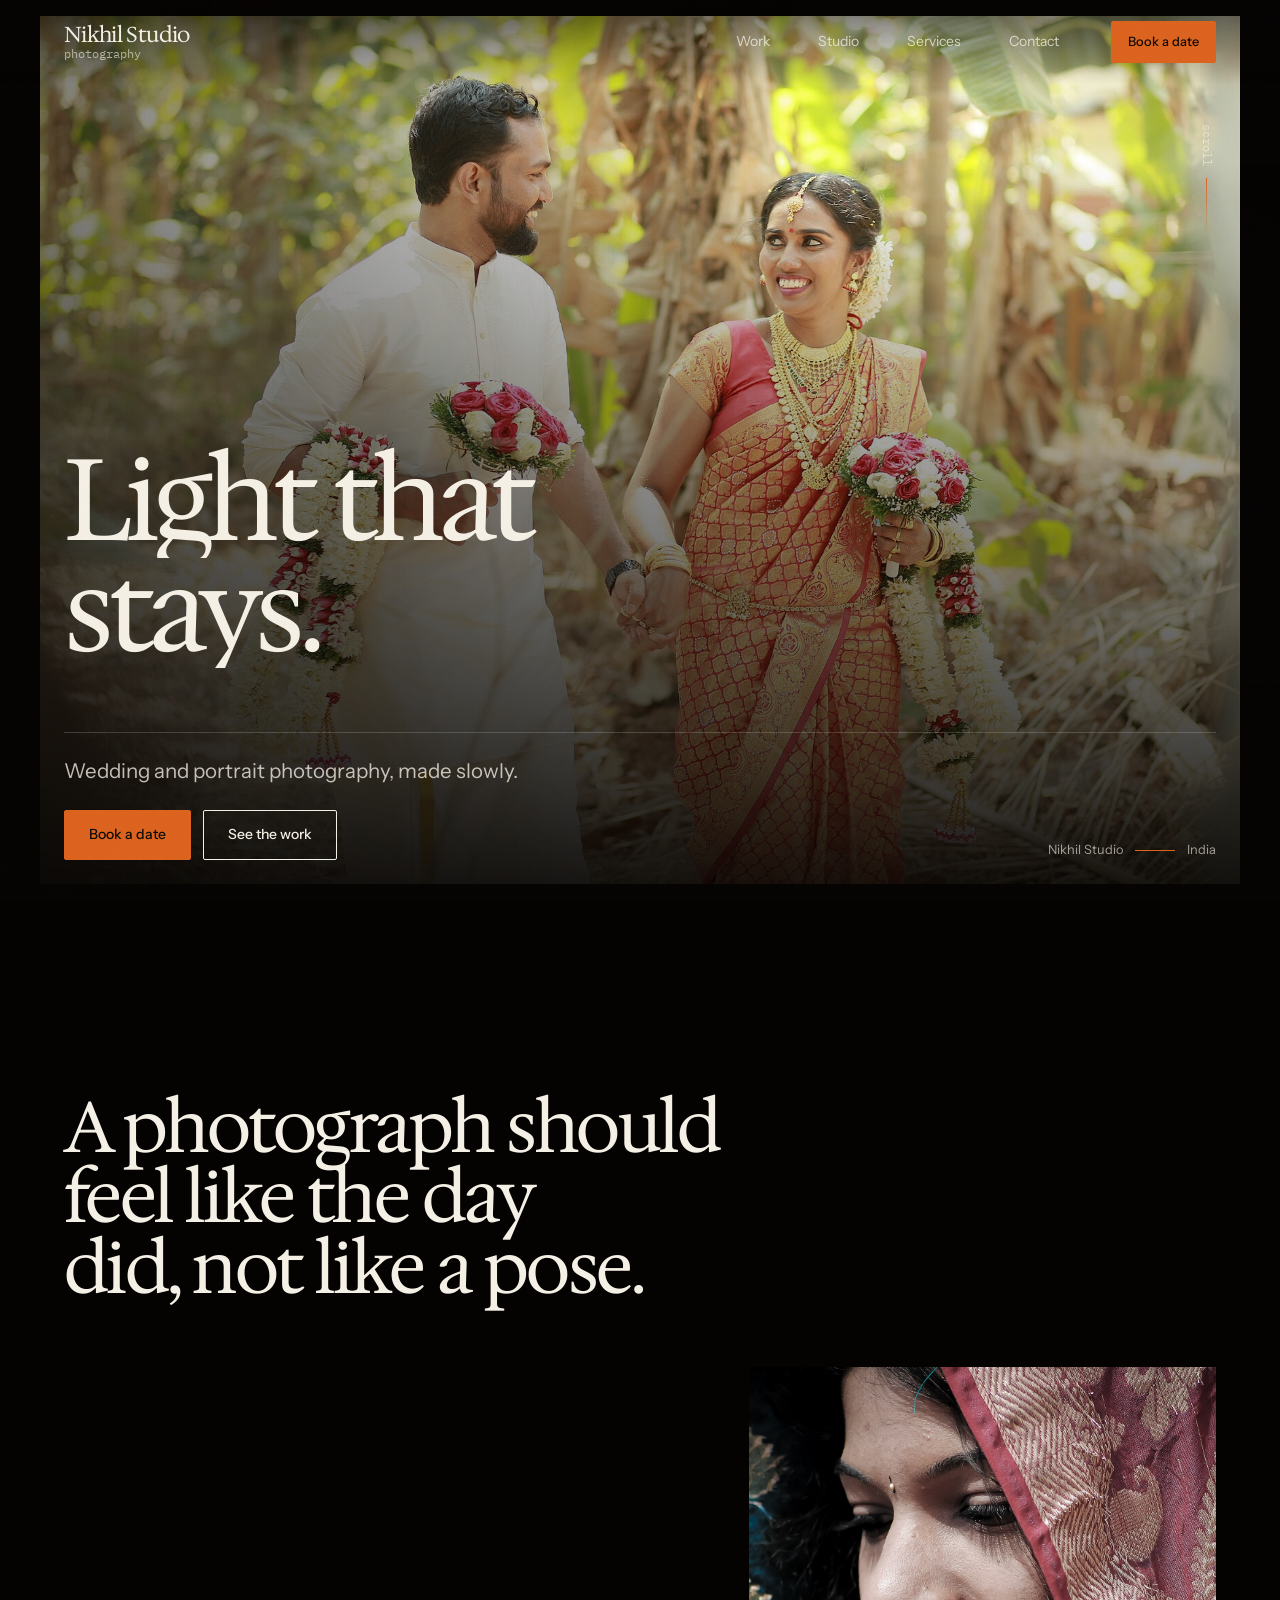
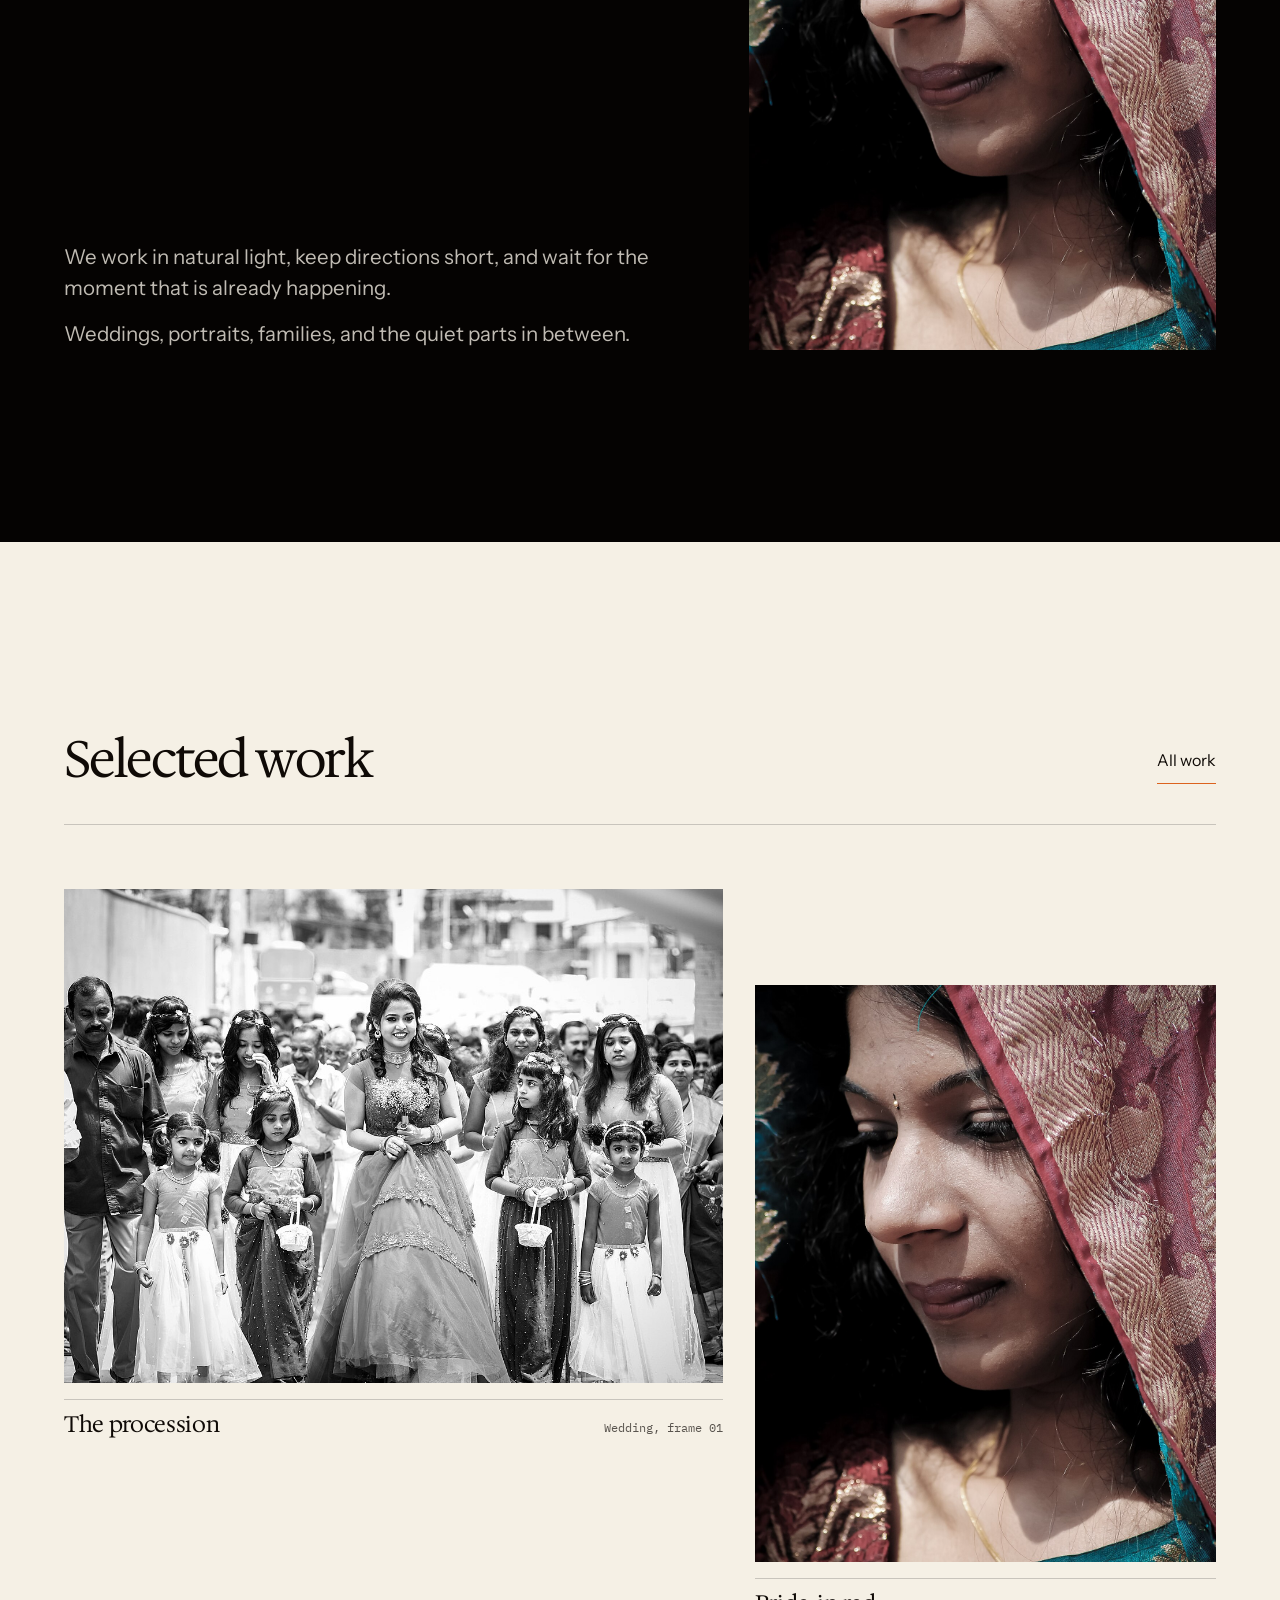
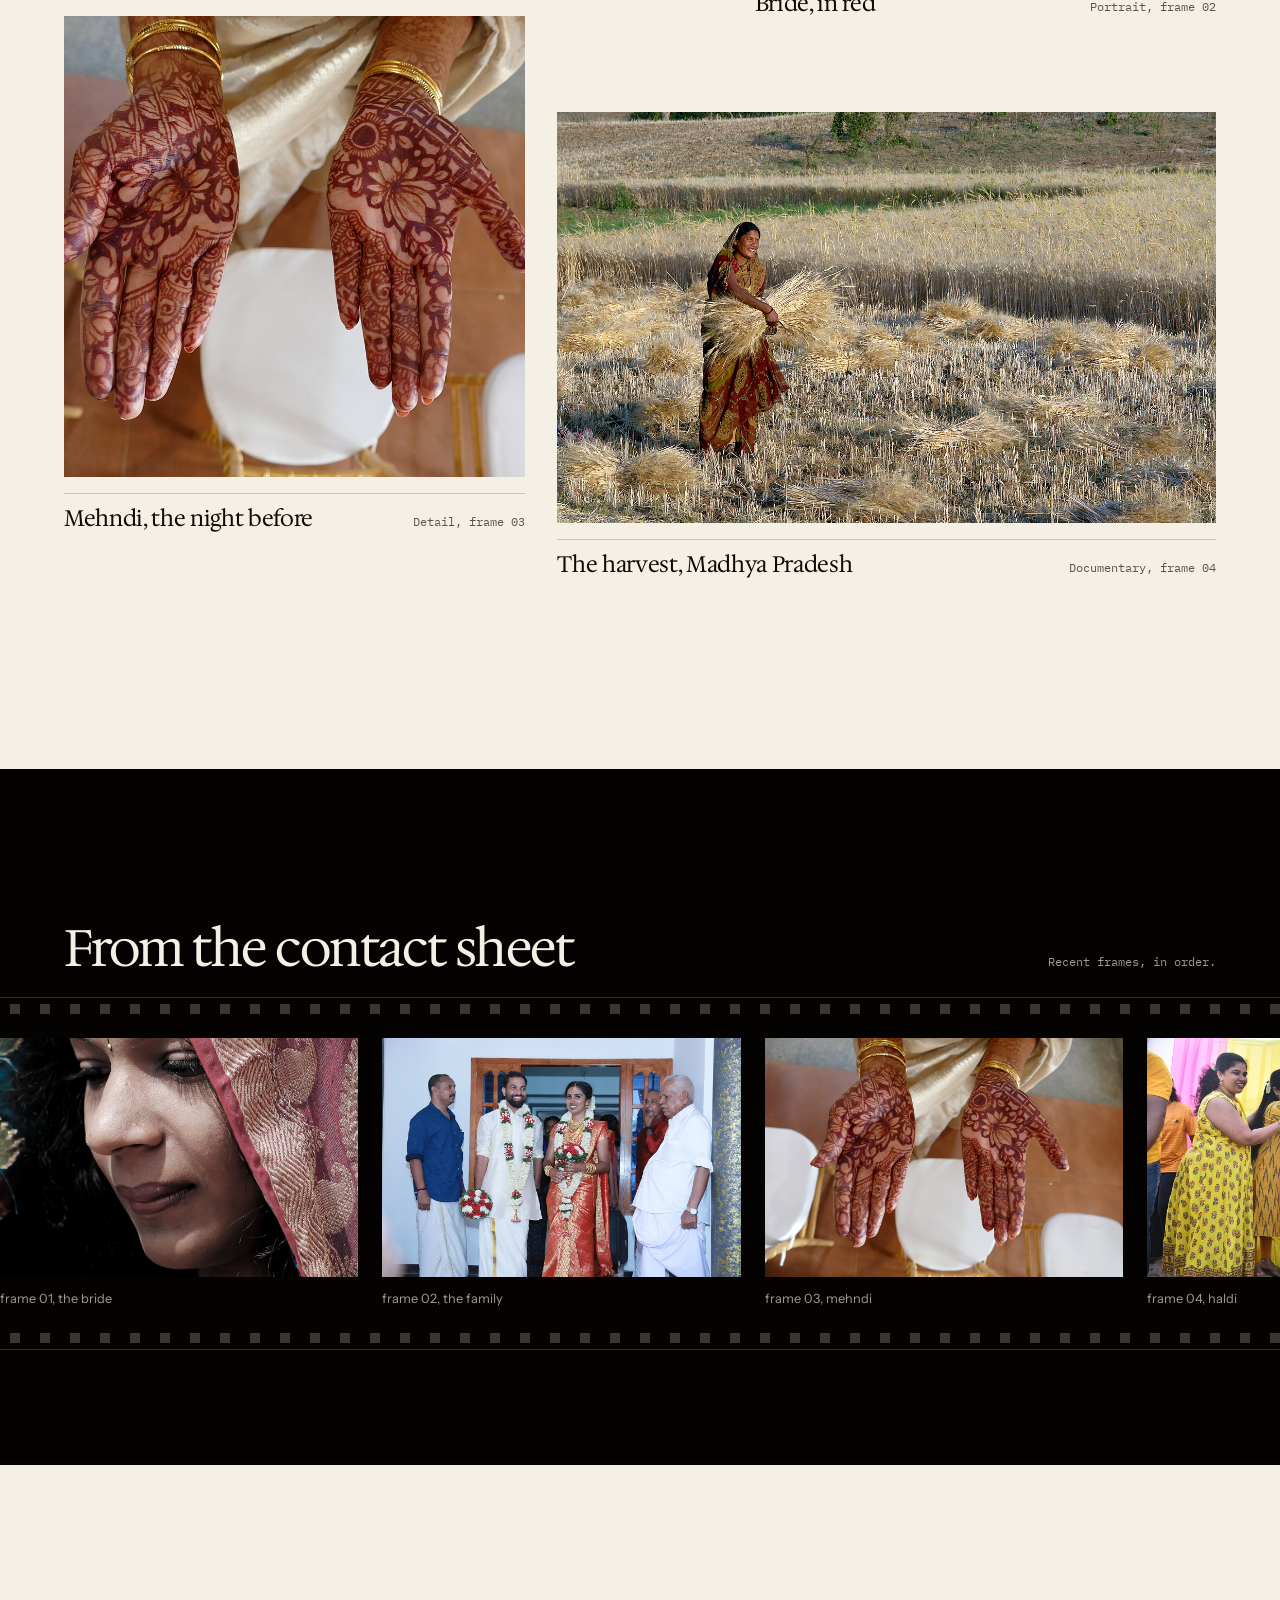
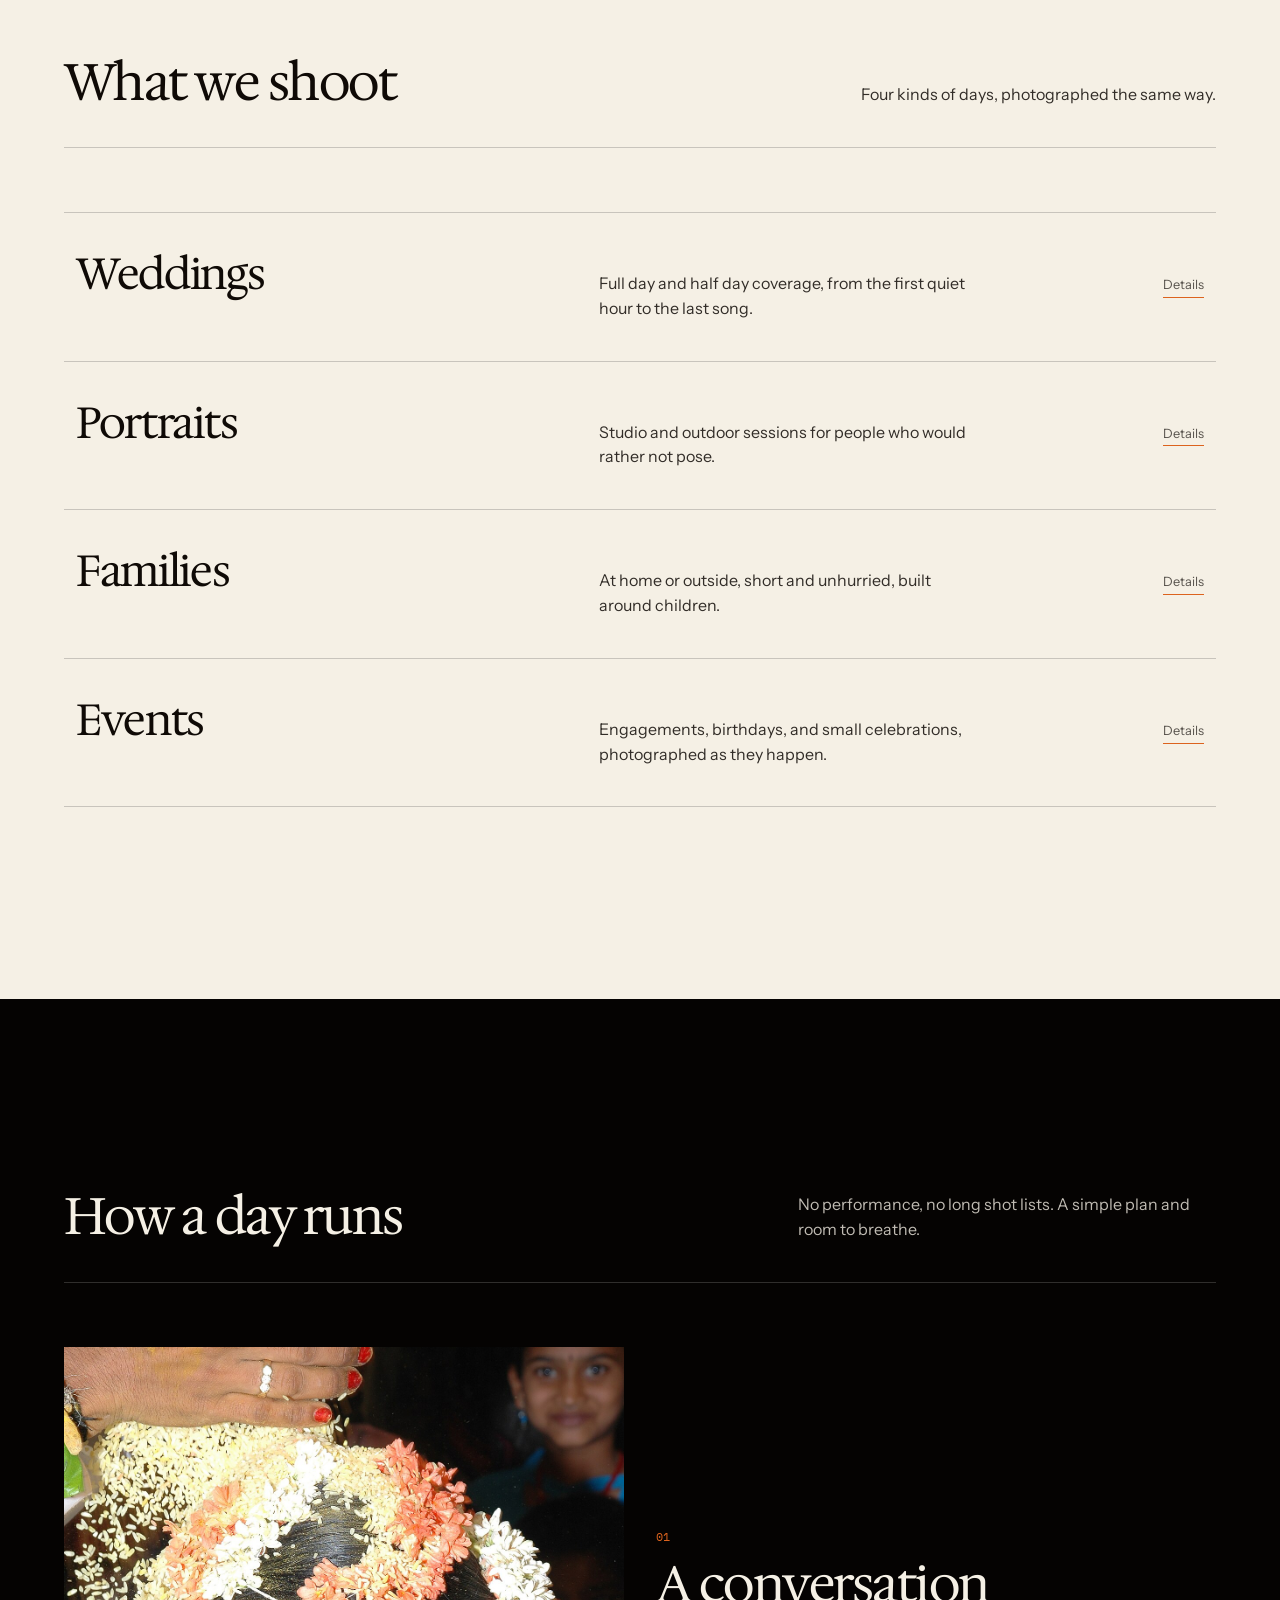
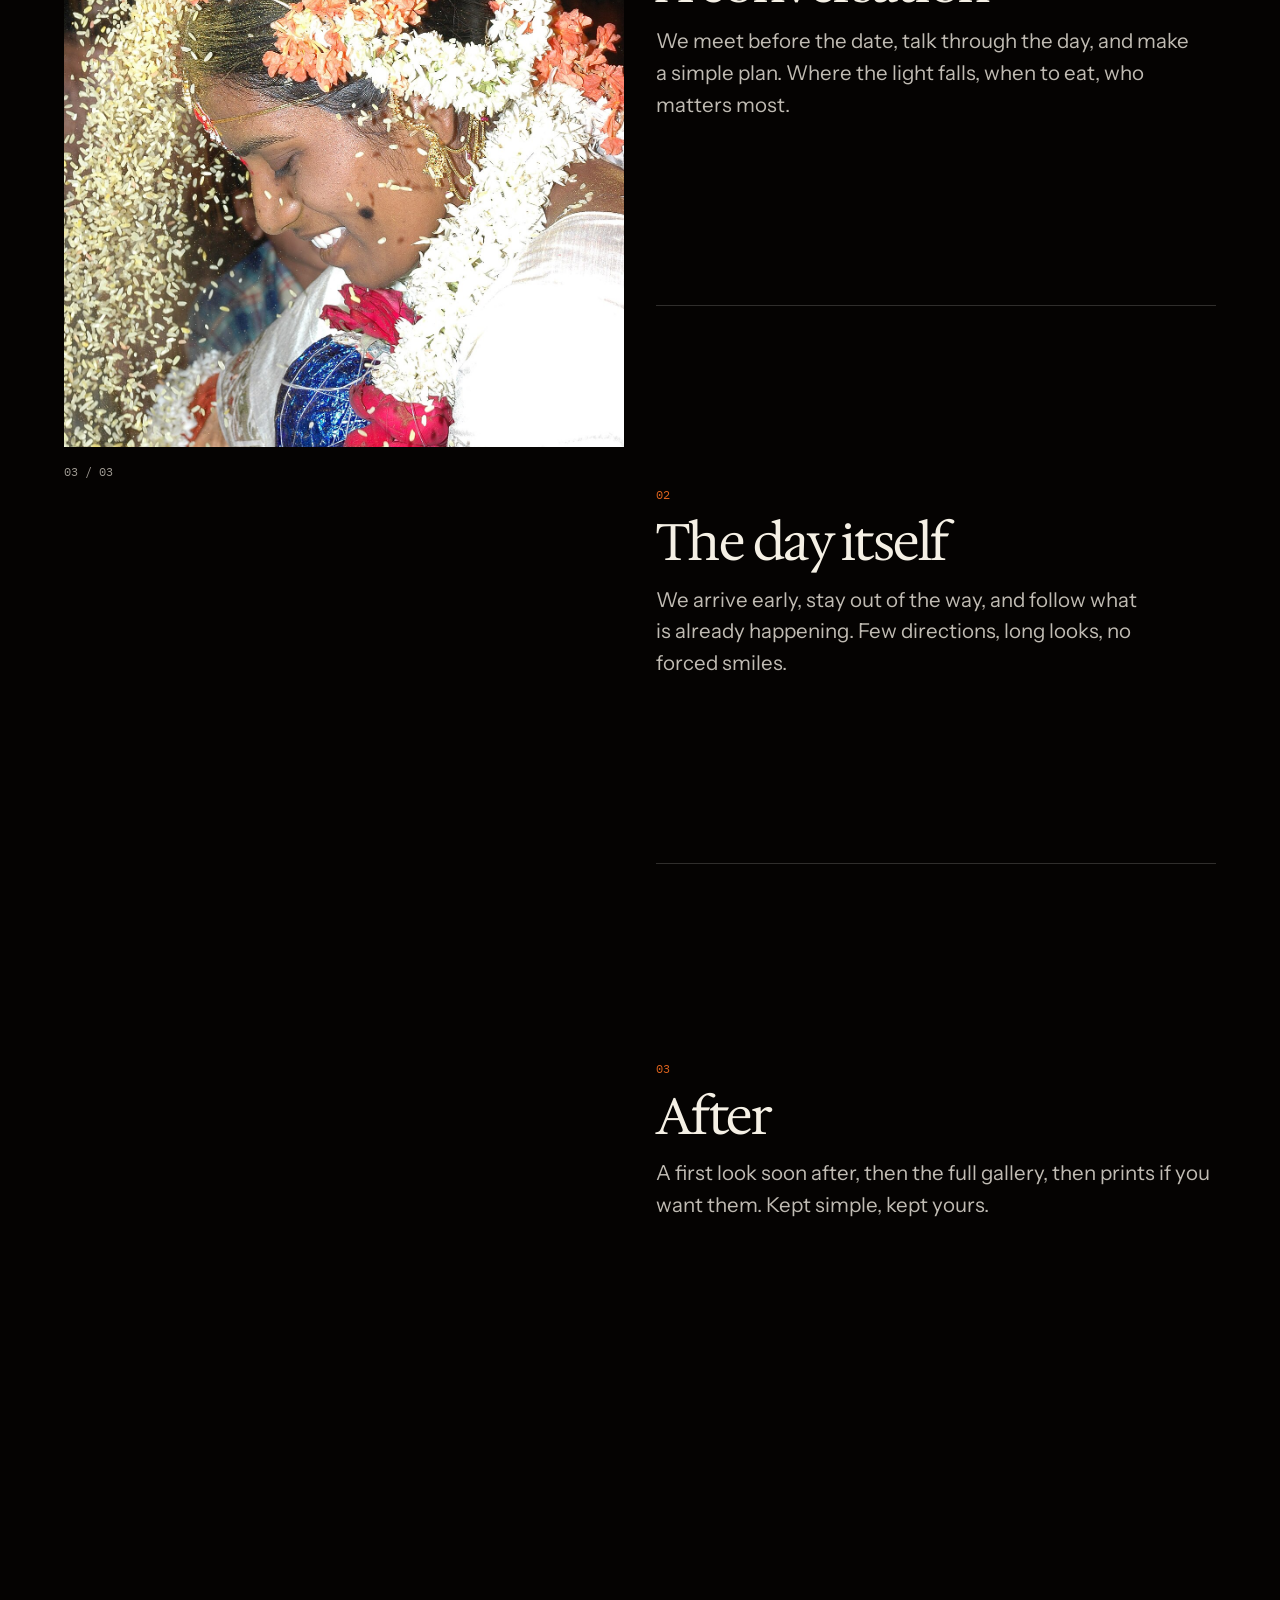
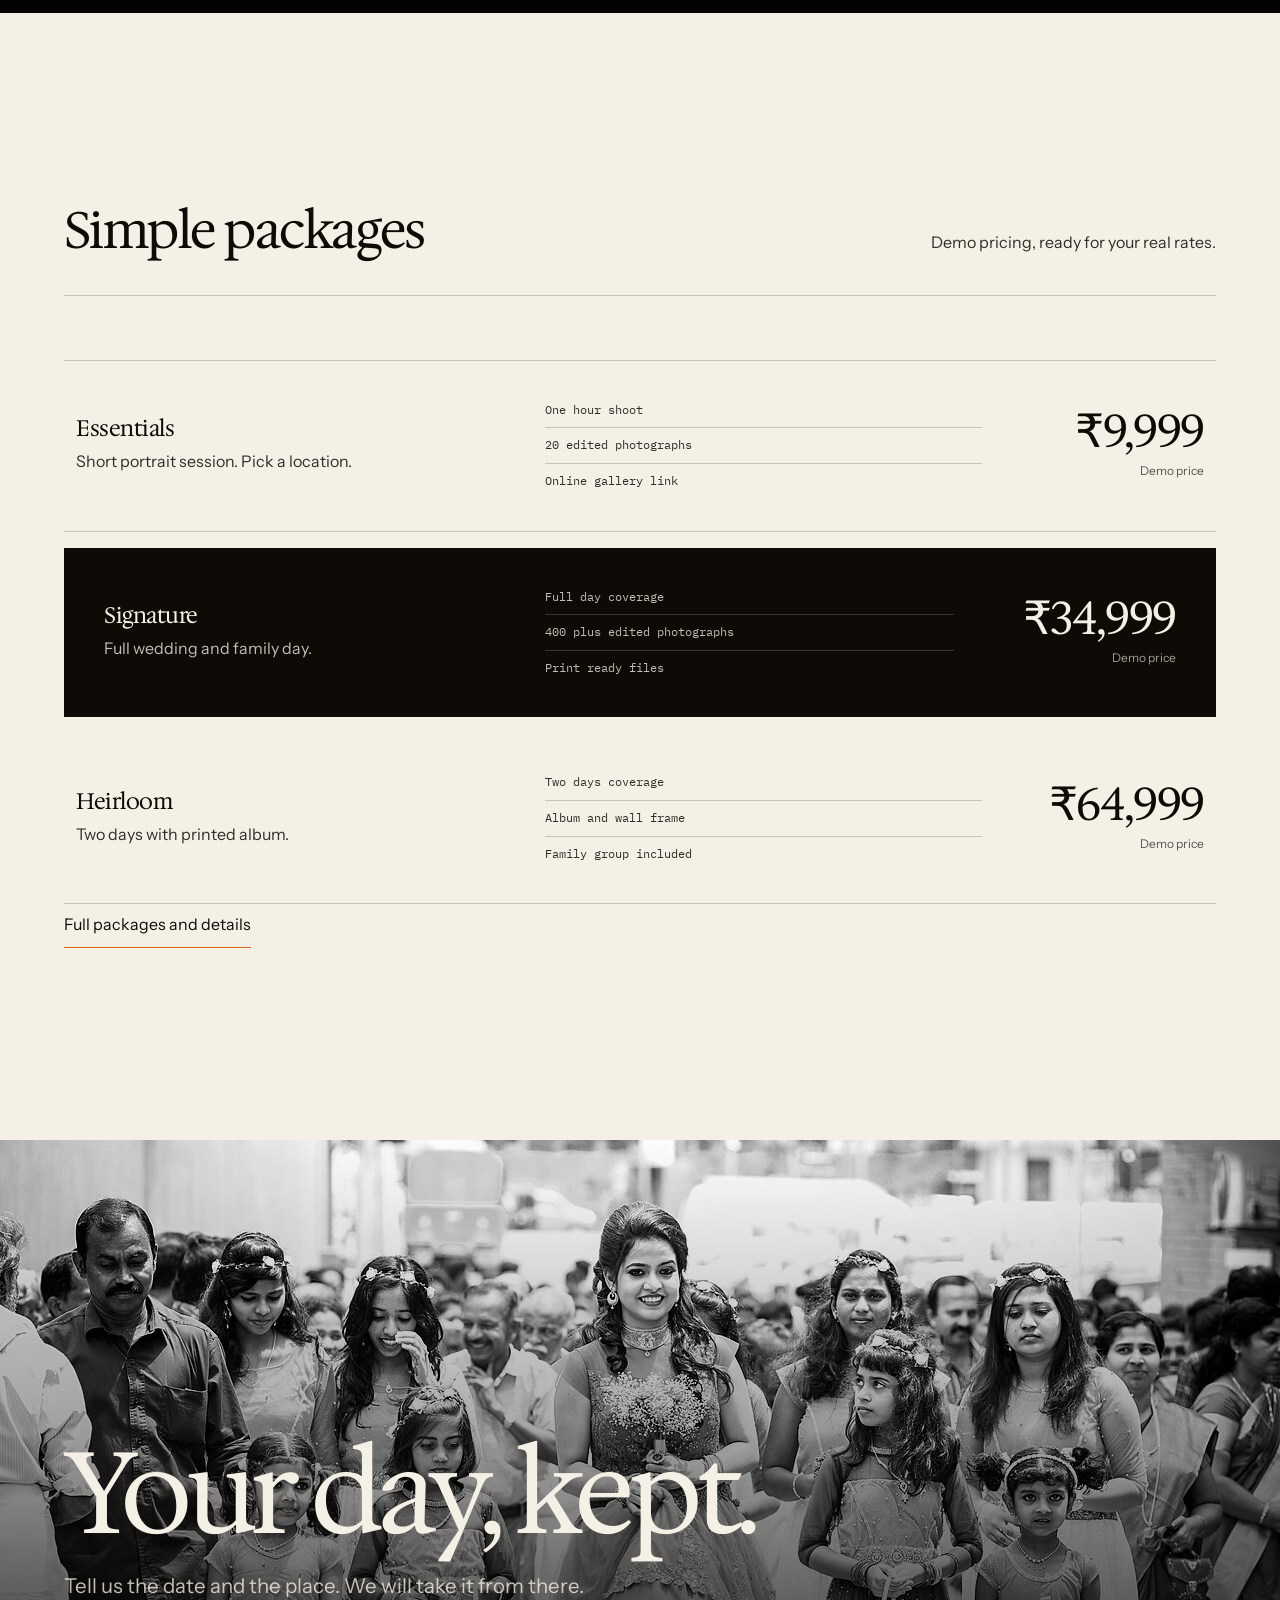
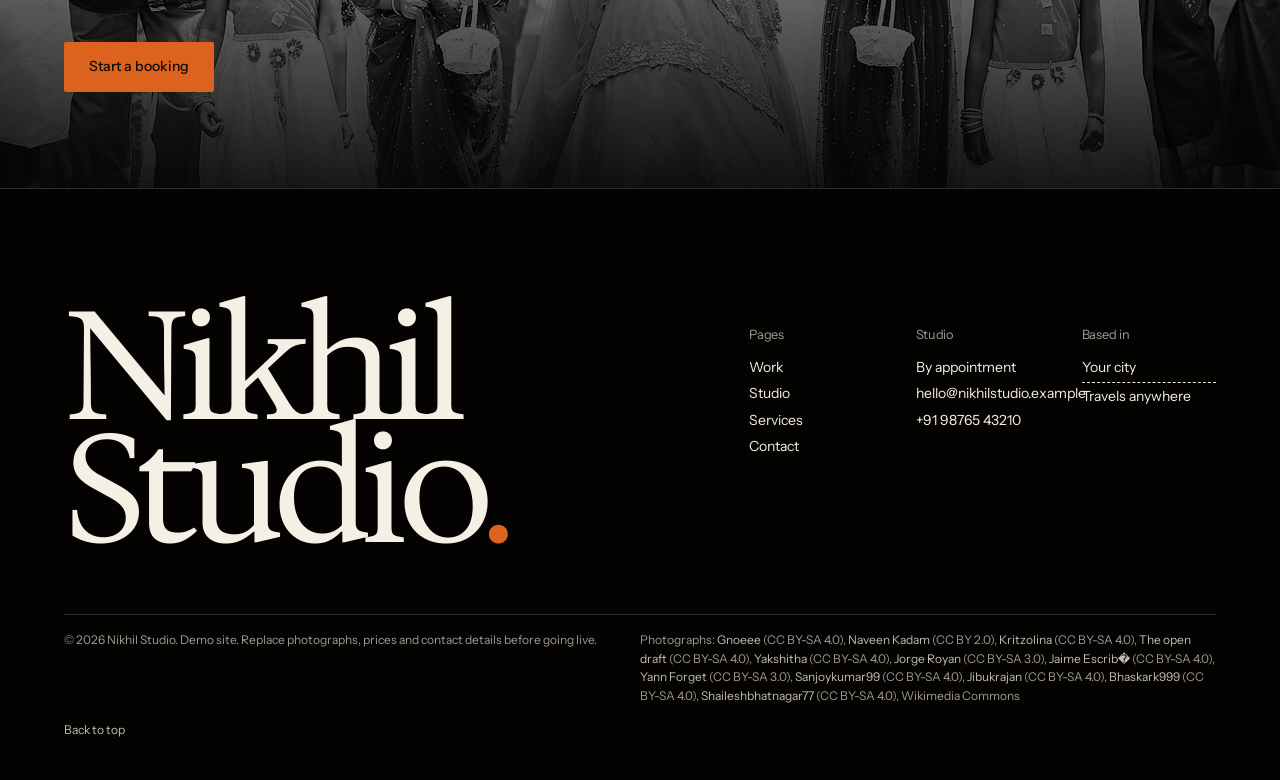
<file: index.html>
<!doctype html>
<html lang="en">
<head>
  <meta charset="utf-8">
  <meta name="viewport" content="width=device-width, initial-scale=1">
  <title>Nikhil Studio, wedding and portrait photography</title>
  <meta name="description" content="Nikhil Studio is a wedding and portrait photography practice working in natural light. A demo site ready for your own photographs and details.">
  <link rel="preconnect" href="https://fonts.googleapis.com">
  <link rel="preconnect" href="https://fonts.gstatic.com" crossorigin>
  <link href="https://fonts.googleapis.com/css2?family=Hedvig+Letters+Serif:opsz@12..24&family=Instrument+Sans:wght@400;500;600&family=IBM+Plex+Mono:wght@400;500&display=swap" rel="stylesheet">
  <link rel="icon" href="data:image/svg+xml,%3Csvg xmlns='http://www.w3.org/2000/svg' viewBox='0 0 32 32'%3E%3Crect width='32' height='32' fill='%230d0b09'/%3E%3Ctext x='16' y='22' font-family='Georgia,serif' font-size='20' fill='%23f4efe6' text-anchor='middle'%3EN%3C/text%3E%3C/svg%3E">
  <link rel="stylesheet" href="styles.css?v=7">
  <script>document.documentElement.classList.add('js');</script>
<noscript><style>@media (max-width:60rem){.site-nav{display:flex;flex-wrap:wrap;grid-column:1/-1;padding-block:var(--space-xs)}.menu-toggle{display:none}.site-header__cta{display:none}}</style></noscript>
</head>
<body data-page="home">
  <a class="skip-link" href="#main">Skip to the work</a>
  <div class="grain" aria-hidden="true"></div>
  <div class="scroll-progress" id="scroll-progress" aria-hidden="true"></div>

  <div class="preloader" id="preloader" aria-hidden="true" hidden>
    <div class="preloader__inner">
      <p class="preloader__word">Nikhil Studio</p>
      <div class="preloader__bar"><span></span></div>
    </div>
  </div>

  <header class="site-header" id="site-header">
    <div class="shell site-header__inner">
      <a class="brand" href="index.html" aria-label="Nikhil Studio home">
        <span class="brand__name">Nikhil Studio</span>
        <span class="brand__meta">photography</span>
      </a>
      <nav class="site-nav" aria-label="Primary">
        <a href="work.html">Work</a>
        <a href="studio.html">Studio</a>
        <a href="services.html">Services</a>
        <a href="contact.html">Contact</a>
      </nav>
      <a class="btn btn--solid btn--small site-header__cta" href="contact.html" data-magnetic>Book a date</a>
      <button class="menu-toggle" type="button" aria-expanded="false" aria-controls="menu" id="menu-toggle">
        <span class="menu-toggle__label">Menu</span>
        <span class="menu-toggle__bars" aria-hidden="true"><span></span><span></span></span>
      </button>
    </div>
  </header>

  <div class="menu" id="menu" aria-hidden="true">
    <div class="shell menu__inner">
      <nav class="menu__nav" aria-label="Menu">
        <a href="index.html"><span>Home</span></a>
        <a href="work.html"><span>Work</span></a>
        <a href="studio.html"><span>Studio</span></a>
        <a href="services.html"><span>Services</span></a>
        <a href="contact.html"><span>Contact</span></a>
      </nav>
      <div class="menu__foot">
        <p>Wedding and portrait photography. By appointment.</p>
        <a href="mailto:hello@nikhilstudio.example">hello@nikhilstudio.example</a>
      </div>
    </div>
  </div>

  <main id="main">
    <section class="hero" id="top">
      <figure class="hero__media" data-slot="hero" data-alt="Replace with your best wedding or family portrait, wide, daylight, verticals straight." data-kind="photo">
        <img src="images/hero.jpg" width="1920" height="1280" alt="a South Indian bride and groom walking hand in hand through a banana grove" fetchpriority="high" style="object-position:60% 40%">
      </figure>
      <div class="hero__scrim" aria-hidden="true"></div>
      <div class="hero__content">
        <div class="shell">
          <h1 class="hero__title">
            <span class="line"><span>Light that</span></span>
            <span class="line"><span>stays.</span></span>
          </h1>
          <div class="hero__row">
            <div class="hero__intro">
              <p>Wedding and portrait photography, made slowly.</p>
              <div class="hero__actions">
                <a class="btn btn--solid" href="contact.html" data-magnetic>Book a date</a>
                <a class="btn btn--line" href="work.html">See the work</a>
              </div>
            </div>
            <div class="hero__meta">
              <span>Nikhil Studio</span>
              <span class="rule" aria-hidden="true"></span>
              <span>India</span>
            </div>
          </div>
        </div>
      </div>
      <div class="hero__scroll" aria-hidden="true"><span>scroll</span><span class="hero__scroll-line"></span></div>
    </section>

    <section class="intro section--dark">
      <div class="shell">
        <h2 class="intro__statement" data-reveal>A photograph should feel like the day did, not like a pose.</h2>
        <div class="intro__grid">
          <div class="intro__copy" data-reveal style="--d: 90ms">
            <p>We work in natural light, keep directions short, and wait for the moment that is already happening.</p>
            <p>Weddings, portraits, families, and the quiet parts in between.</p>
          </div>
          <figure class="intro__figure" data-reveal="clip" data-slot="intro" data-alt="Replace with a close, quiet portrait from your own work.">
            <img src="images/bride.jpg" width="1280" height="1913" alt="close portrait of an Indian bride in a red and gold dupatta" loading="lazy" style="object-position:50% 40%">
            <figcaption class="meta" data-keep>the bride, frame 02</figcaption>
          </figure>
        </div>
      </div>
    </section>

    <section class="selected section--light" id="work">
      <div class="shell">
        <div class="section-head" data-reveal>
          <h2>Selected work</h2>
          <a class="link" href="work.html">All work</a>
        </div>
        <div class="selected__grid">
          <a class="work-card work-card--a" href="work.html" data-reveal="clip">
            <figure data-slot="sel-1" data-alt="Replace with your wedding ceremony frame.">
              <img src="images/procession.jpg" width="1280" height="853" alt="a black and white procession of a South Indian bride and children" loading="lazy" style="object-position:50% 45%">
            </figure>
            <div class="work-card__cap"><h3>The procession</h3><span class="meta">Wedding, frame 01</span></div>
          </a>
          <a class="work-card work-card--b" href="work.html" data-reveal="clip" style="--d: 100ms">
            <figure data-slot="sel-2" data-alt="Replace with a family candid at golden hour.">
              <img src="images/bride.jpg" width="1280" height="1913" alt="close portrait of an Indian bride in a red and gold dupatta" loading="lazy" style="object-position:50% 40%">
            </figure>
            <div class="work-card__cap"><h3>Bride, in red</h3><span class="meta">Portrait, frame 02</span></div>
          </a>
          <a class="work-card work-card--c" href="work.html" data-reveal="clip">
            <figure data-slot="sel-3" data-alt="Replace with a close portrait.">
              <img src="images/mehndi.jpg" width="1280" height="853" alt="a bride's hands covered in intricate mehndi" loading="lazy" style="object-position:50% 50%">
            </figure>
            <div class="work-card__cap"><h3>Mehndi, the night before</h3><span class="meta">Detail, frame 03</span></div>
          </a>
          <a class="work-card work-card--d" href="work.html" data-reveal="clip" style="--d: 100ms">
            <figure data-slot="sel-4" data-alt="Replace with an outdoor family frame.">
              <img src="images/field.jpg" width="1280" height="896" alt="a woman in a sari carrying wheat in a field in Madhya Pradesh" loading="lazy" style="object-position:35% 55%">
            </figure>
            <div class="work-card__cap"><h3>The harvest, Madhya Pradesh</h3><span class="meta">Documentary, frame 04</span></div>
          </a>
        </div>
      </div>
    </section>

    <section class="film section--dark" id="film" aria-labelledby="film-title">
      <div class="shell film__head">
        <h2 id="film-title">From the contact sheet</h2>
        <p class="meta">Recent frames, in order.</p>
      </div>
      <div class="film__viewport">
        <div class="film__track" id="film-track">
          <figure class="film__frame">
            <figure data-slot="film-1" data-alt="Replace with a recent wedding frame.">
              <img src="images/bride.jpg" width="1280" height="1913" alt="close portrait of an Indian bride" loading="lazy" style="object-position:50% 40%">
            </figure>
            <figcaption>frame 01, the bride</figcaption>
          </figure>
          <figure class="film__frame">
            <figure data-slot="film-2" data-alt="Replace with a recent family frame.">
              <img src="images/family.jpg" width="1280" height="853" alt="a South Indian bride and groom with their family" loading="lazy" style="object-position:50% 40%">
            </figure>
            <figcaption>frame 02, the family</figcaption>
          </figure>
          <figure class="film__frame">
            <figure data-slot="film-3" data-alt="Replace with a recent outdoor frame.">
              <img src="images/mehndi.jpg" width="1280" height="853" alt="a bride's hands covered in intricate mehndi" loading="lazy" style="object-position:50% 50%">
            </figure>
            <figcaption>frame 03, mehndi</figcaption>
          </figure>
          <figure class="film__frame">
            <figure data-slot="film-4" data-alt="Replace with a recent portrait.">
              <img src="images/haldi-groom.jpg" width="1280" height="854" alt="a haldi ceremony with turmeric and marigolds" loading="lazy" style="object-position:50% 40%">
            </figure>
            <figcaption>frame 04, haldi</figcaption>
          </figure>
          <figure class="film__frame">
            <figure data-slot="film-5" data-alt="Replace with a studio frame.">
              <img src="images/procession.jpg" width="1280" height="853" alt="a black and white procession of a South Indian bride and children" loading="lazy" style="object-position:50% 45%">
            </figure>
            <figcaption>frame 05, the procession</figcaption>
          </figure>
          <figure class="film__frame">
            <figure data-slot="film-6" data-alt="Replace with a darkroom or print frame.">
              <img src="images/flower-seller.jpg" width="1280" height="1840" alt="a flower seller on a bicycle with baskets of marigolds" loading="lazy" style="object-position:50% 40%">
            </figure>
            <figcaption>frame 06, the flower seller</figcaption>
          </figure>
        </div>
      </div>
    </section>

    <section class="services section--light" id="services">
      <div class="shell">
        <div class="section-head" data-reveal>
          <h2>What we shoot</h2>
          <p>Four kinds of days, photographed the same way.</p>
        </div>
        <ul class="service-list">
          <li class="service-row" data-preview="images/couple.jpg">
            <a href="services.html">
              <h3>Weddings</h3>
              <p>Full day and half day coverage, from the first quiet hour to the last song.</p>
              <span class="service-row__link">Details</span>
            </a>
          </li>
          <li class="service-row" data-preview="images/bride.jpg">
            <a href="services.html">
              <h3>Portraits</h3>
              <p>Studio and outdoor sessions for people who would rather not pose.</p>
              <span class="service-row__link">Details</span>
            </a>
          </li>
          <li class="service-row" data-preview="images/family.jpg">
            <a href="services.html">
              <h3>Families</h3>
              <p>At home or outside, short and unhurried, built around children.</p>
              <span class="service-row__link">Details</span>
            </a>
          </li>
          <li class="service-row" data-preview="images/haldi.jpg">
            <a href="services.html">
              <h3>Events</h3>
              <p>Engagements, birthdays, and small celebrations, photographed as they happen.</p>
              <span class="service-row__link">Details</span>
            </a>
          </li>
        </ul>
        <div class="service-preview" id="service-preview" aria-hidden="true"><img src="images/couple.jpg" width="1280" height="2773" alt=""></div>
      </div>
    </section>

    <section class="process section--dark">
      <div class="shell">
        <div class="section-head" data-reveal>
          <h2>How a day runs</h2>
          <p>No performance, no long shot lists. A simple plan and room to breathe.</p>
        </div>
        <div class="process__grid">
          <div class="process__sticky">
            <div class="process__media">
              <figure class="process__img is-active" data-step="0"><img src="images/couple.jpg" width="1280" height="2773" loading="lazy" alt="an Indian bride and groom at their wedding reception" style="object-position:50% 25%"></figure>
              <figure class="process__img" data-step="1"><img src="images/hero.jpg" width="1920" height="1280" loading="lazy" alt="a South Indian bride and groom walking hand in hand" style="object-position:60% 40%"></figure>
              <figure class="process__img" data-step="2"><img src="images/bride-joy.jpg" width="1280" height="1925" loading="lazy" alt="an Indian bride smiling during her wedding" style="object-position:50% 35%"></figure>
            </div>
            <p class="process__count"><span id="process-index">01</span> / 03</p>
          </div>
          <ol class="process__steps">
            <li class="process__step" data-step="0">
              <h3>A conversation</h3>
              <p>We meet before the date, talk through the day, and make a simple plan. Where the light falls, when to eat, who matters most.</p>
            </li>
            <li class="process__step" data-step="1">
              <h3>The day itself</h3>
              <p>We arrive early, stay out of the way, and follow what is already happening. Few directions, long looks, no forced smiles.</p>
            </li>
            <li class="process__step" data-step="2">
              <h3>After</h3>
              <p>A first look soon after, then the full gallery, then prints if you want them. Kept simple, kept yours.</p>
            </li>
          </ol>
        </div>
      </div>
    </section>

    <section class="packages section--light" id="packages">
      <div class="shell">
        <div class="section-head" data-reveal>
          <h2>Simple packages</h2>
          <p>Demo pricing, ready for your real rates.</p>
        </div>
        <ul class="package-list">
          <li class="package">
            <div>
              <h3>Essentials</h3>
              <p>Short portrait session. Pick a location.</p>
            </div>
            <ul>
              <li>One hour shoot</li>
              <li>20 edited photographs</li>
              <li>Online gallery link</li>
            </ul>
            <div class="package__price"><span class="figure">₹9,999</span><small>Demo price</small></div>
          </li>
          <li class="package package--featured">
            <div>
              <h3>Signature</h3>
              <p>Full wedding and family day.</p>
            </div>
            <ul>
              <li>Full day coverage</li>
              <li>400 plus edited photographs</li>
              <li>Print ready files</li>
            </ul>
            <div class="package__price"><span class="figure">₹34,999</span><small>Demo price</small></div>
          </li>
          <li class="package">
            <div>
              <h3>Heirloom</h3>
              <p>Two days with printed album.</p>
            </div>
            <ul>
              <li>Two days coverage</li>
              <li>Album and wall frame</li>
              <li>Family group included</li>
            </ul>
            <div class="package__price"><span class="figure">₹64,999</span><small>Demo price</small></div>
          </li>
        </ul>
        <p><a class="link" href="services.html">Full packages and details</a></p>
      </div>
    </section>

    <section class="closing-image">
      <figure class="closing-image__media" data-slot="cta" data-alt="Replace with a wide, emotional frame from your own work.">
        <img src="images/procession.jpg" width="1280" height="853" alt="a black and white procession of a South Indian bride" loading="lazy" style="object-position:50% 45%">
      </figure>
      <div class="closing-image__scrim" aria-hidden="true"></div>
      <div class="shell closing-image__content">
        <h2>Your day, kept.</h2>
        <p>Tell us the date and the place. We will take it from there.</p>
        <a class="btn btn--solid" href="contact.html" data-magnetic>Start a booking</a>
      </div>
    </section>
  </main>

  <footer class="site-footer">
    <div class="shell">
      <div class="site-footer__top">
        <h2 class="site-footer__word">Nikhil Studio<span>.</span></h2>
        <div class="site-footer__cols">
          <div>
            <h2>Pages</h2>
            <a href="work.html">Work</a>
            <a href="studio.html">Studio</a>
            <a href="services.html">Services</a>
            <a href="contact.html">Contact</a>
          </div>
          <div>
            <h2>Studio</h2>
            <span>By appointment</span>
            <a href="mailto:hello@nikhilstudio.example">hello@nikhilstudio.example</a>
            <a href="tel:+919876543210">+91 98765 43210</a>
          </div>
          <div>
            <h2>Based in</h2>
            <span class="fill">Your city</span>
            <span>Travels anywhere</span>
          </div>
        </div>
      </div>
      <div class="site-footer__bottom">
        <p>© 2026 Nikhil Studio. Demo site. Replace photographs, prices and contact details before going live.</p>
        <p data-credits>Photographs: <a href="https://commons.wikimedia.org/wiki/File:Bride_and_groom_talking_and_walking_together.jpg">Gnoeee</a> (CC BY-SA 4.0), <a href="https://commons.wikimedia.org/wiki/File:Indian_Bride_2.jpg">Naveen Kadam</a> (CC BY 2.0), <a href="https://commons.wikimedia.org/wiki/File:Henna_tattoo_(Mehndi)_at_a_wedding_in_India_01.jpg">Kritzolina</a> (CC BY-SA 4.0), <a href="https://commons.wikimedia.org/wiki/File:Haldi_Ceremony_-_An_Indian_Wedding_Ritual.jpg">The open draft</a> (CC BY-SA 4.0), <a href="https://commons.wikimedia.org/wiki/File:Haldi_ceremony_7.jpg">Yakshitha</a> (CC BY-SA 4.0), <a href="https://commons.wikimedia.org/wiki/File:India_-_Delhi_portrait_of_a_man_-_4780.jpg">Jorge Royan</a> (CC BY-SA 3.0), <a href="https://commons.wikimedia.org/wiki/File:Indian_woman_portrait_II.jpg">Jaime Escrib�</a> (CC BY-SA 4.0), <a href="https://commons.wikimedia.org/wiki/File:Woman_harvesting_wheat,_Raisen_district,_Madhya_Pradesh,_India_ggia_version.jpg">Yann Forget</a> (CC BY-SA 3.0), <a href="https://commons.wikimedia.org/wiki/File:Flowerman.jpg">Sanjoykumar99</a> (CC BY-SA 4.0), <a href="https://commons.wikimedia.org/wiki/File:Bride_on_Wedding_Day.jpg">Jibukrajan</a> (CC BY-SA 4.0), <a href="https://commons.wikimedia.org/wiki/File:BRIDE_FEELING_JOY_AND_LOVE_IN_MARRIAGE_MOMENTS.jpg">Bhaskark999</a> (CC BY-SA 4.0), <a href="https://commons.wikimedia.org/wiki/File:Indian_wedding_couple.jpg">Shaileshbhatnagar77</a> (CC BY-SA 4.0), Wikimedia Commons</p>
        <a href="#top">Back to top</a>
      </div>
    </div>
  </footer>

  <script src="script.js?v=7"></script>
  <script>setTimeout(function(){document.body.classList.add('is-ready');document.body.classList.remove('is-locked');document.querySelectorAll('[data-reveal]').forEach(function(el){el.classList.add('is-in')});},2600);</script>
  <script>window.hallmarkSlots = (m) => { for (const [k, v] of Object.entries(m)) { const s = document.querySelector(`[data-slot="${k}"]`); if (!s) continue; const im = new Image(); im.src = typeof v === 'string' ? v : v.src; im.alt = (typeof v === 'object' && v.alt) || s.dataset.alt || ''; s.querySelectorAll(':scope > img').forEach((o) => o.remove()); s.prepend(im); } };
document.querySelectorAll('[data-slot] img').forEach((i) => { if (i.complete && !i.naturalWidth) i.remove(); else i.addEventListener('error', () => i.remove(), { once: true }); });</script>
</body>
</html>
</file>
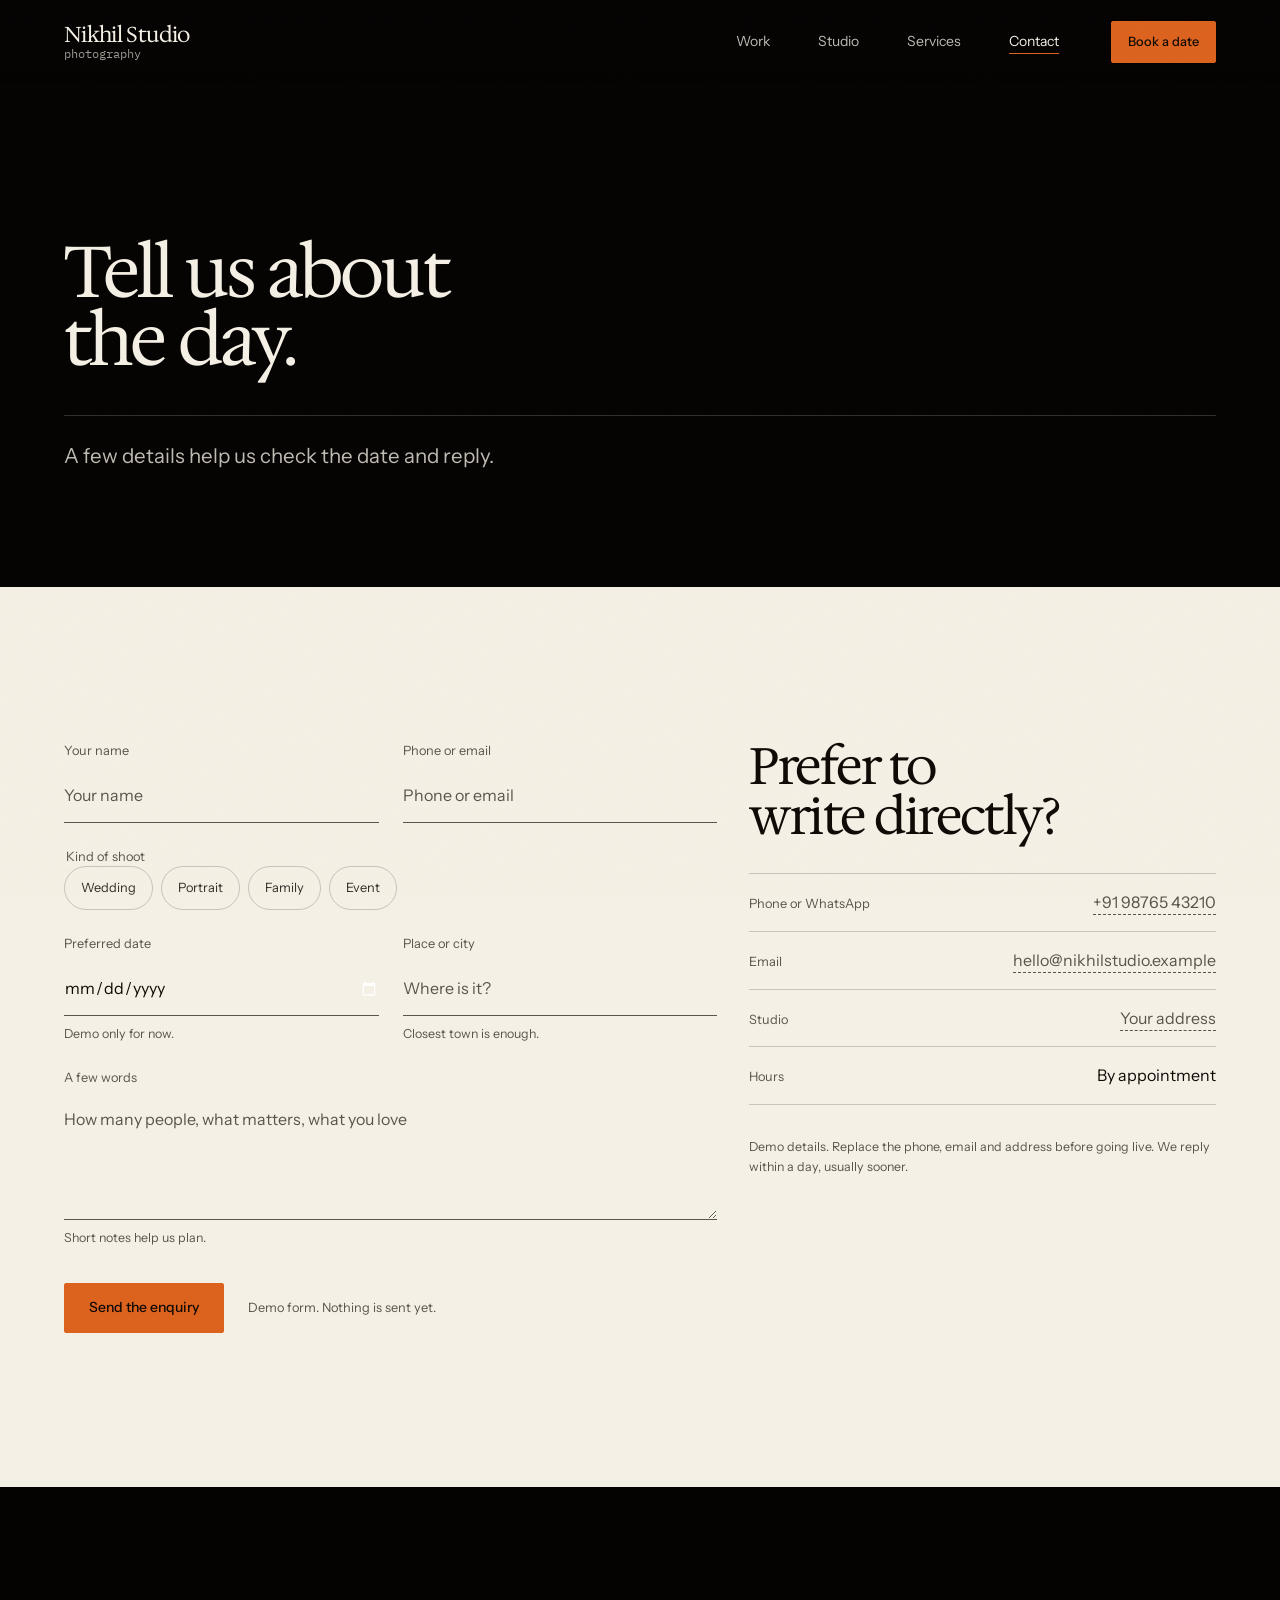
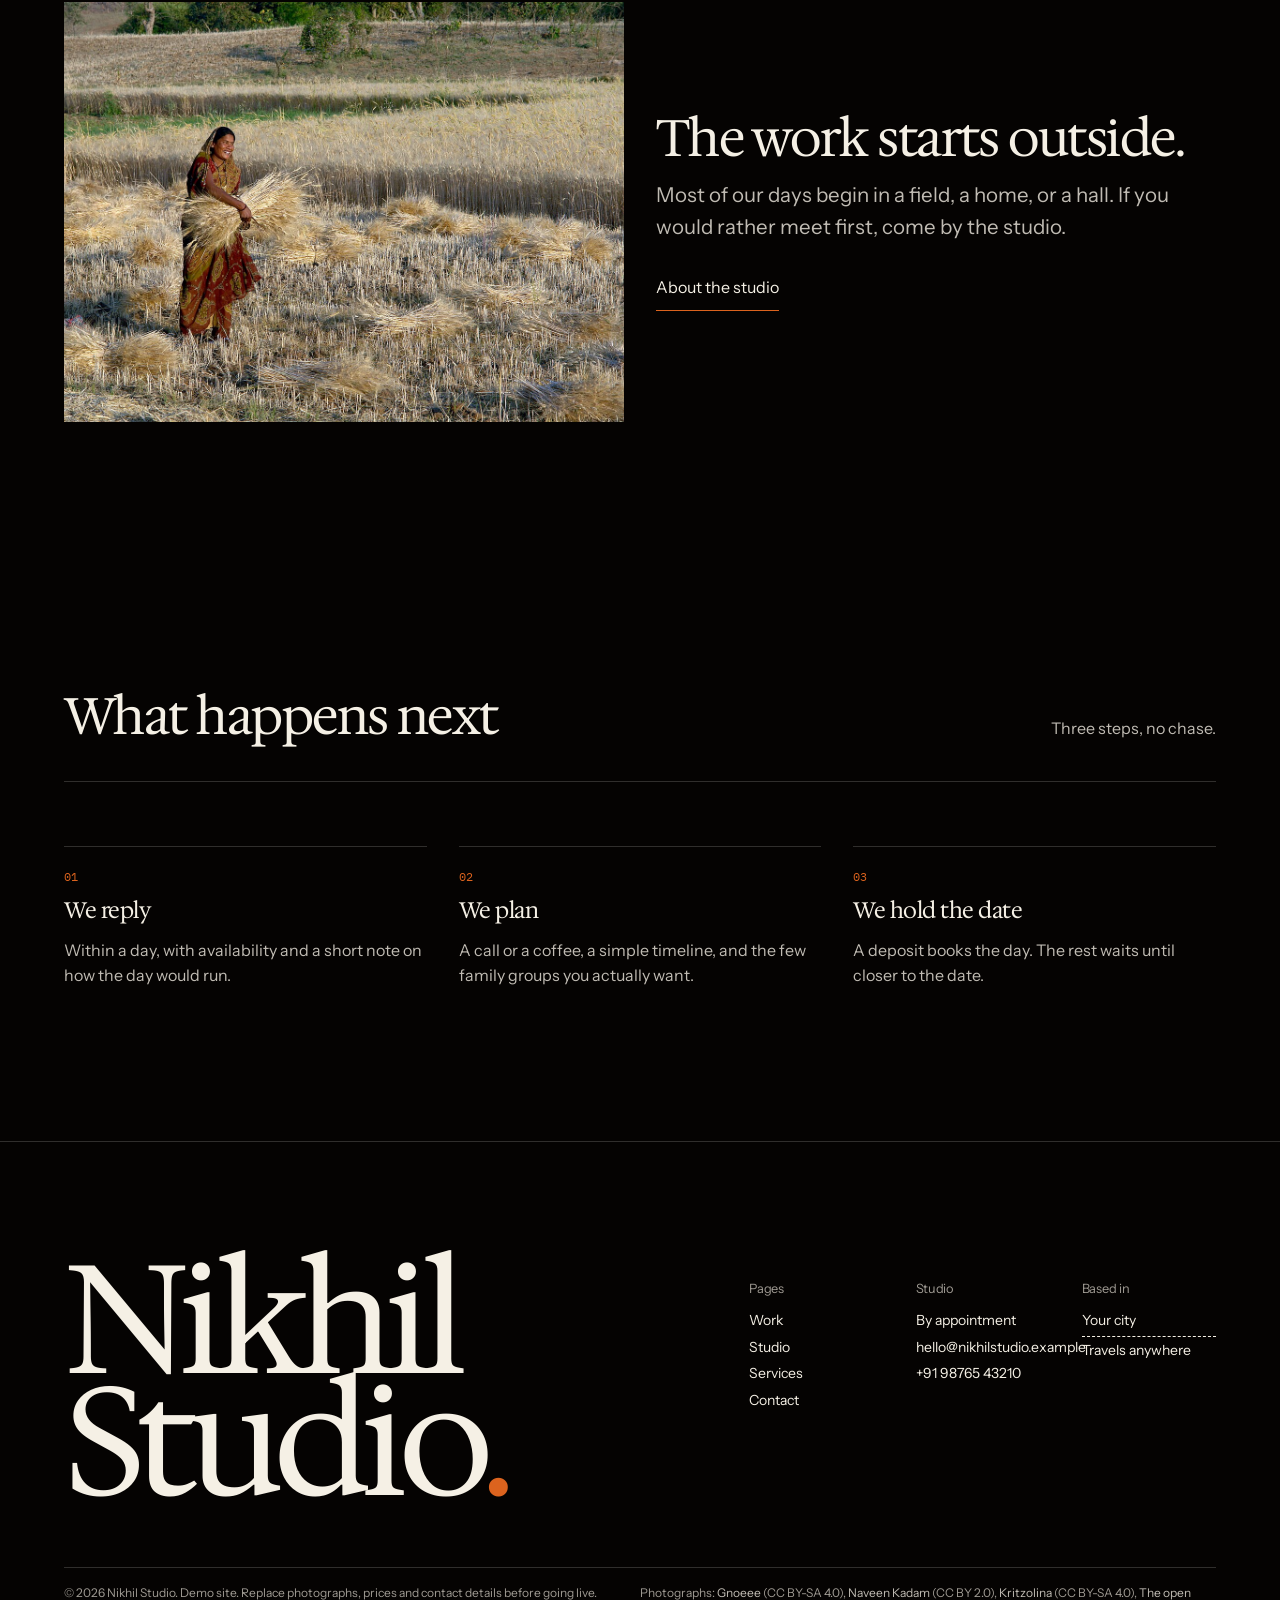
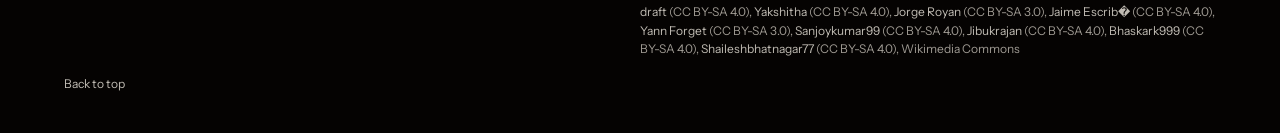
<file: contact.html>
<!doctype html>
<html lang="en">
<head>
  <meta charset="utf-8">
  <meta name="viewport" content="width=device-width, initial-scale=1">
  <title>Contact, Nikhil Studio</title>
  <meta name="description" content="Tell Nikhil Studio about your wedding, portrait or family day. Demo booking form ready for your real contact details.">
  <link rel="preconnect" href="https://fonts.googleapis.com">
  <link rel="preconnect" href="https://fonts.gstatic.com" crossorigin>
  <link href="https://fonts.googleapis.com/css2?family=Hedvig+Letters+Serif:opsz@12..24&family=Instrument+Sans:wght@400;500;600&family=IBM+Plex+Mono:wght@400;500&display=swap" rel="stylesheet">
  <link rel="icon" href="data:image/svg+xml,%3Csvg xmlns='http://www.w3.org/2000/svg' viewBox='0 0 32 32'%3E%3Crect width='32' height='32' fill='%230d0b09'/%3E%3Ctext x='16' y='22' font-family='Georgia,serif' font-size='20' fill='%23f4efe6' text-anchor='middle'%3EN%3C/text%3E%3C/svg%3E">
  <link rel="stylesheet" href="styles.css?v=7">
  <script>document.documentElement.classList.add('js');</script>
<noscript><style>@media (max-width:60rem){.site-nav{display:flex;flex-wrap:wrap;grid-column:1/-1;padding-block:var(--space-xs)}.menu-toggle{display:none}.site-header__cta{display:none}}</style></noscript>
</head>
<body data-page="contact">
  <a class="skip-link" href="#main">Skip to the form</a>
  <div class="grain" aria-hidden="true"></div>
  <div class="scroll-progress" id="scroll-progress" aria-hidden="true"></div>

  <div class="preloader" id="preloader" aria-hidden="true" hidden>
    <div class="preloader__inner">
      <p class="preloader__word">Nikhil Studio</p>
      <div class="preloader__bar"><span></span></div>
    </div>
  </div>

  <header class="site-header" id="site-header">
    <div class="shell site-header__inner">
      <a class="brand" href="index.html" aria-label="Nikhil Studio home">
        <span class="brand__name">Nikhil Studio</span>
        <span class="brand__meta">photography</span>
      </a>
      <nav class="site-nav" aria-label="Primary">
        <a href="work.html">Work</a>
        <a href="studio.html">Studio</a>
        <a href="services.html">Services</a>
        <a href="contact.html" aria-current="page">Contact</a>
      </nav>
      <a class="btn btn--solid btn--small site-header__cta" href="#form" data-magnetic>Book a date</a>
      <button class="menu-toggle" type="button" aria-expanded="false" aria-controls="menu" id="menu-toggle">
        <span class="menu-toggle__label">Menu</span>
        <span class="menu-toggle__bars" aria-hidden="true"><span></span><span></span></span>
      </button>
    </div>
  </header>

  <div class="menu" id="menu" aria-hidden="true">
    <div class="shell menu__inner">
      <nav class="menu__nav" aria-label="Menu">
        <a href="index.html"><span>Home</span></a>
        <a href="work.html"><span>Work</span></a>
        <a href="studio.html"><span>Studio</span></a>
        <a href="services.html"><span>Services</span></a>
        <a href="contact.html"><span>Contact</span></a>
      </nav>
      <div class="menu__foot">
        <p>Wedding and portrait photography. By appointment.</p>
        <a href="mailto:hello@nikhilstudio.example">hello@nikhilstudio.example</a>
      </div>
    </div>
  </div>

  <main id="main">
    <section class="page-hero">
      <div class="shell">
        <h1>Tell us about the day.</h1>
        <div class="page-hero__row">
          <p>A few details help us check the date and reply.</p>
        </div>
      </div>
    </section>

    <section class="contact section--light" id="form">
      <div class="shell contact__grid">
        <form class="form" id="booking-form" action="#" method="post" novalidate>
          <div class="form__row">
            <div class="field">
              <label for="name">Your name</label>
              <input id="name" name="name" type="text" autocomplete="name" required minlength="2" placeholder="Your name" aria-describedby="name-error">
              <small class="field-error" id="name-error" hidden>Add your name, for example Priya.</small>
            </div>
            <div class="field">
              <label for="contact">Phone or email</label>
              <input id="contact" name="contact" type="text" autocomplete="email" inputmode="email" required placeholder="Phone or email" aria-describedby="contact-error">
              <small class="field-error" id="contact-error" hidden>Add a phone or email so we can reply.</small>
            </div>
          </div>

          <fieldset class="field" style="border:0;padding:0;margin:0">
            <legend>Kind of shoot</legend>
            <div class="chips">
              <label class="chip"><input type="radio" name="type" value="Wedding"><span>Wedding</span></label>
              <label class="chip"><input type="radio" name="type" value="Portrait"><span>Portrait</span></label>
              <label class="chip"><input type="radio" name="type" value="Family"><span>Family</span></label>
              <label class="chip"><input type="radio" name="type" value="Event"><span>Event</span></label>
            </div>
            <small class="field-error" id="type-error" hidden>Choose the closest kind of shoot.</small>
          </fieldset>

          <div class="form__row">
            <div class="field">
              <label for="date">Preferred date</label>
              <input id="date" name="date" type="date" required>
              <small>Demo only for now.</small>
            </div>
            <div class="field">
              <label for="place">Place or city</label>
              <input id="place" name="place" type="text" autocomplete="address-level2" placeholder="Where is it?">
              <small>Closest town is enough.</small>
            </div>
          </div>

          <div class="field">
            <label for="message">A few words</label>
            <textarea id="message" name="message" rows="4" placeholder="How many people, what matters, what you love"></textarea>
            <small>Short notes help us plan.</small>
          </div>

          <div class="form__actions">
            <button class="btn btn--solid" type="submit" data-magnetic>Send the enquiry</button>
            <p class="form__status" id="form-status" role="status">Demo form. Nothing is sent yet.</p>
          </div>
        </form>

        <aside class="contact__aside" aria-label="Studio details">
          <h2>Prefer to write directly?</h2>
          <dl class="contact__list">
            <li><dt>Phone or WhatsApp</dt><dd><span class="fill">+91 98765 43210</span></dd></li>
            <li><dt>Email</dt><dd><span class="fill">hello@nikhilstudio.example</span></dd></li>
            <li><dt>Studio</dt><dd><span class="fill">Your address</span></dd></li>
            <li><dt>Hours</dt><dd>By appointment</dd></li>
          </dl>
          <p class="contact__note">Demo details. Replace the phone, email and address before going live. We reply within a day, usually sooner.</p>
        </aside>
      </div>
    </section>

    <section class="studio-note section--dark">
      <div class="shell studio-note__grid">
        <figure data-reveal="clip" data-slot="contact-studio" data-alt="Replace with a photograph of your studio or your printing process.">
          <img src="images/field.jpg" width="1280" height="896" alt="a woman in a sari carrying wheat in a field" loading="lazy" style="object-position:35% 55%">
        </figure>
        <div data-reveal>
          <h2>The work starts outside.</h2>
          <p>Most of our days begin in a field, a home, or a hall. If you would rather meet first, come by the studio.</p>
          <a class="link" href="studio.html">About the studio</a>
        </div>
      </div>
    </section>

    <section class="steps section--dark">
      <div class="shell">
        <div class="section-head" data-reveal>
          <h2>What happens next</h2>
          <p>Three steps, no chase.</p>
        </div>
        <ol class="steps__grid">
          <li class="step" data-reveal>
            <h3>We reply</h3>
            <p>Within a day, with availability and a short note on how the day would run.</p>
          </li>
          <li class="step" data-reveal style="--d: 90ms">
            <h3>We plan</h3>
            <p>A call or a coffee, a simple timeline, and the few family groups you actually want.</p>
          </li>
          <li class="step" data-reveal style="--d: 180ms">
            <h3>We hold the date</h3>
            <p>A deposit books the day. The rest waits until closer to the date.</p>
          </li>
        </ol>
      </div>
    </section>
  </main>

  <footer class="site-footer">
    <div class="shell">
      <div class="site-footer__top">
        <h2 class="site-footer__word">Nikhil Studio<span>.</span></h2>
        <div class="site-footer__cols">
          <div>
            <h2>Pages</h2>
            <a href="work.html">Work</a>
            <a href="studio.html">Studio</a>
            <a href="services.html">Services</a>
            <a href="contact.html">Contact</a>
          </div>
          <div>
            <h2>Studio</h2>
            <span>By appointment</span>
            <a href="mailto:hello@nikhilstudio.example">hello@nikhilstudio.example</a>
            <a href="tel:+919876543210">+91 98765 43210</a>
          </div>
          <div>
            <h2>Based in</h2>
            <span class="fill">Your city</span>
            <span>Travels anywhere</span>
          </div>
        </div>
      </div>
      <div class="site-footer__bottom">
        <p>© 2026 Nikhil Studio. Demo site. Replace photographs, prices and contact details before going live.</p>
        <p data-credits>Photographs: <a href="https://commons.wikimedia.org/wiki/File:Bride_and_groom_talking_and_walking_together.jpg">Gnoeee</a> (CC BY-SA 4.0), <a href="https://commons.wikimedia.org/wiki/File:Indian_Bride_2.jpg">Naveen Kadam</a> (CC BY 2.0), <a href="https://commons.wikimedia.org/wiki/File:Henna_tattoo_(Mehndi)_at_a_wedding_in_India_01.jpg">Kritzolina</a> (CC BY-SA 4.0), <a href="https://commons.wikimedia.org/wiki/File:Haldi_Ceremony_-_An_Indian_Wedding_Ritual.jpg">The open draft</a> (CC BY-SA 4.0), <a href="https://commons.wikimedia.org/wiki/File:Haldi_ceremony_7.jpg">Yakshitha</a> (CC BY-SA 4.0), <a href="https://commons.wikimedia.org/wiki/File:India_-_Delhi_portrait_of_a_man_-_4780.jpg">Jorge Royan</a> (CC BY-SA 3.0), <a href="https://commons.wikimedia.org/wiki/File:Indian_woman_portrait_II.jpg">Jaime Escrib�</a> (CC BY-SA 4.0), <a href="https://commons.wikimedia.org/wiki/File:Woman_harvesting_wheat,_Raisen_district,_Madhya_Pradesh,_India_ggia_version.jpg">Yann Forget</a> (CC BY-SA 3.0), <a href="https://commons.wikimedia.org/wiki/File:Flowerman.jpg">Sanjoykumar99</a> (CC BY-SA 4.0), <a href="https://commons.wikimedia.org/wiki/File:Bride_on_Wedding_Day.jpg">Jibukrajan</a> (CC BY-SA 4.0), <a href="https://commons.wikimedia.org/wiki/File:BRIDE_FEELING_JOY_AND_LOVE_IN_MARRIAGE_MOMENTS.jpg">Bhaskark999</a> (CC BY-SA 4.0), <a href="https://commons.wikimedia.org/wiki/File:Indian_wedding_couple.jpg">Shaileshbhatnagar77</a> (CC BY-SA 4.0), Wikimedia Commons</p>
        <a href="#top">Back to top</a>
      </div>
    </div>
  </footer>

  <script src="script.js?v=7"></script>
  <script>setTimeout(function(){document.body.classList.add('is-ready');document.body.classList.remove('is-locked');document.querySelectorAll('[data-reveal]').forEach(function(el){el.classList.add('is-in')});},2600);</script>
  <script>window.hallmarkSlots = (m) => { for (const [k, v] of Object.entries(m)) { const s = document.querySelector(`[data-slot="${k}"]`); if (!s) continue; const im = new Image(); im.src = typeof v === 'string' ? v : v.src; im.alt = (typeof v === 'object' && v.alt) || s.dataset.alt || ''; s.querySelectorAll(':scope > img').forEach((o) => o.remove()); s.prepend(im); } };
document.querySelectorAll('[data-slot] img').forEach((i) => { if (i.complete && !i.naturalWidth) i.remove(); else i.addEventListener('error', () => i.remove(), { once: true }); });</script>
</body>
</html>
</file>
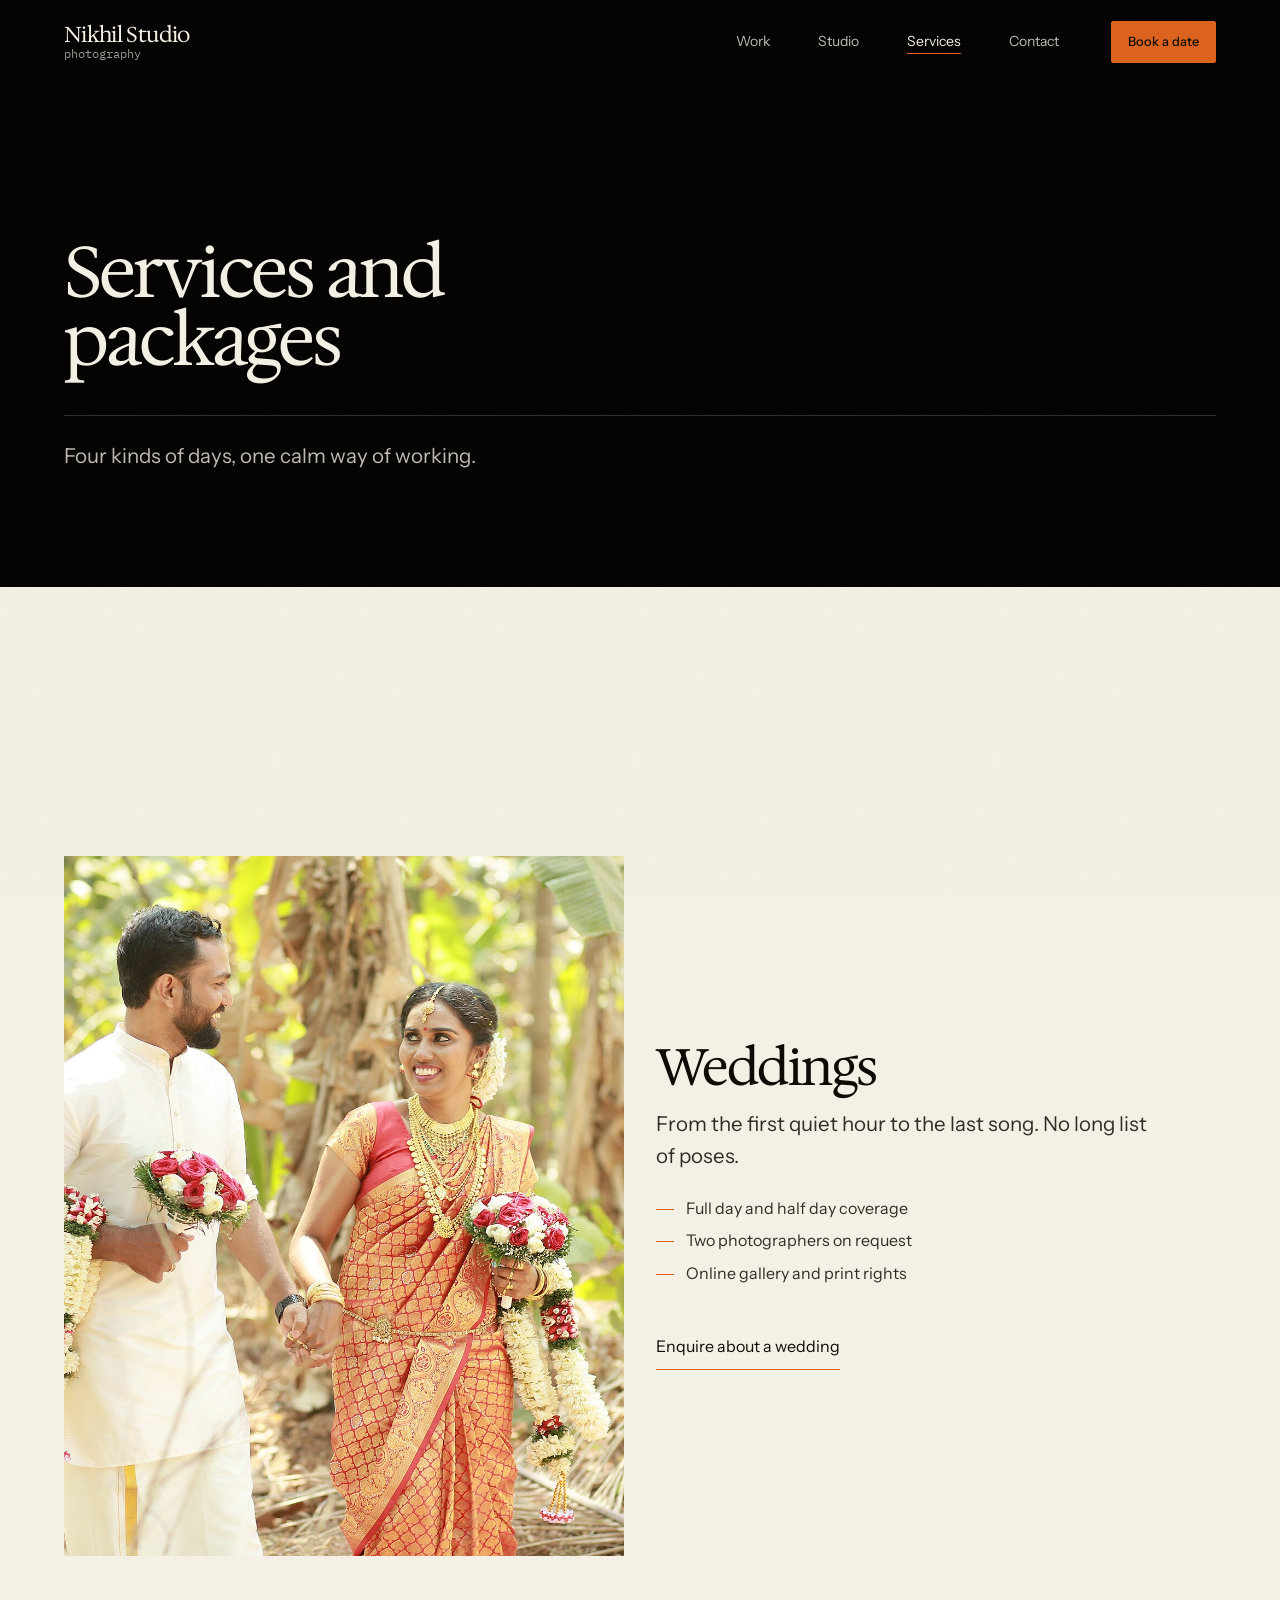
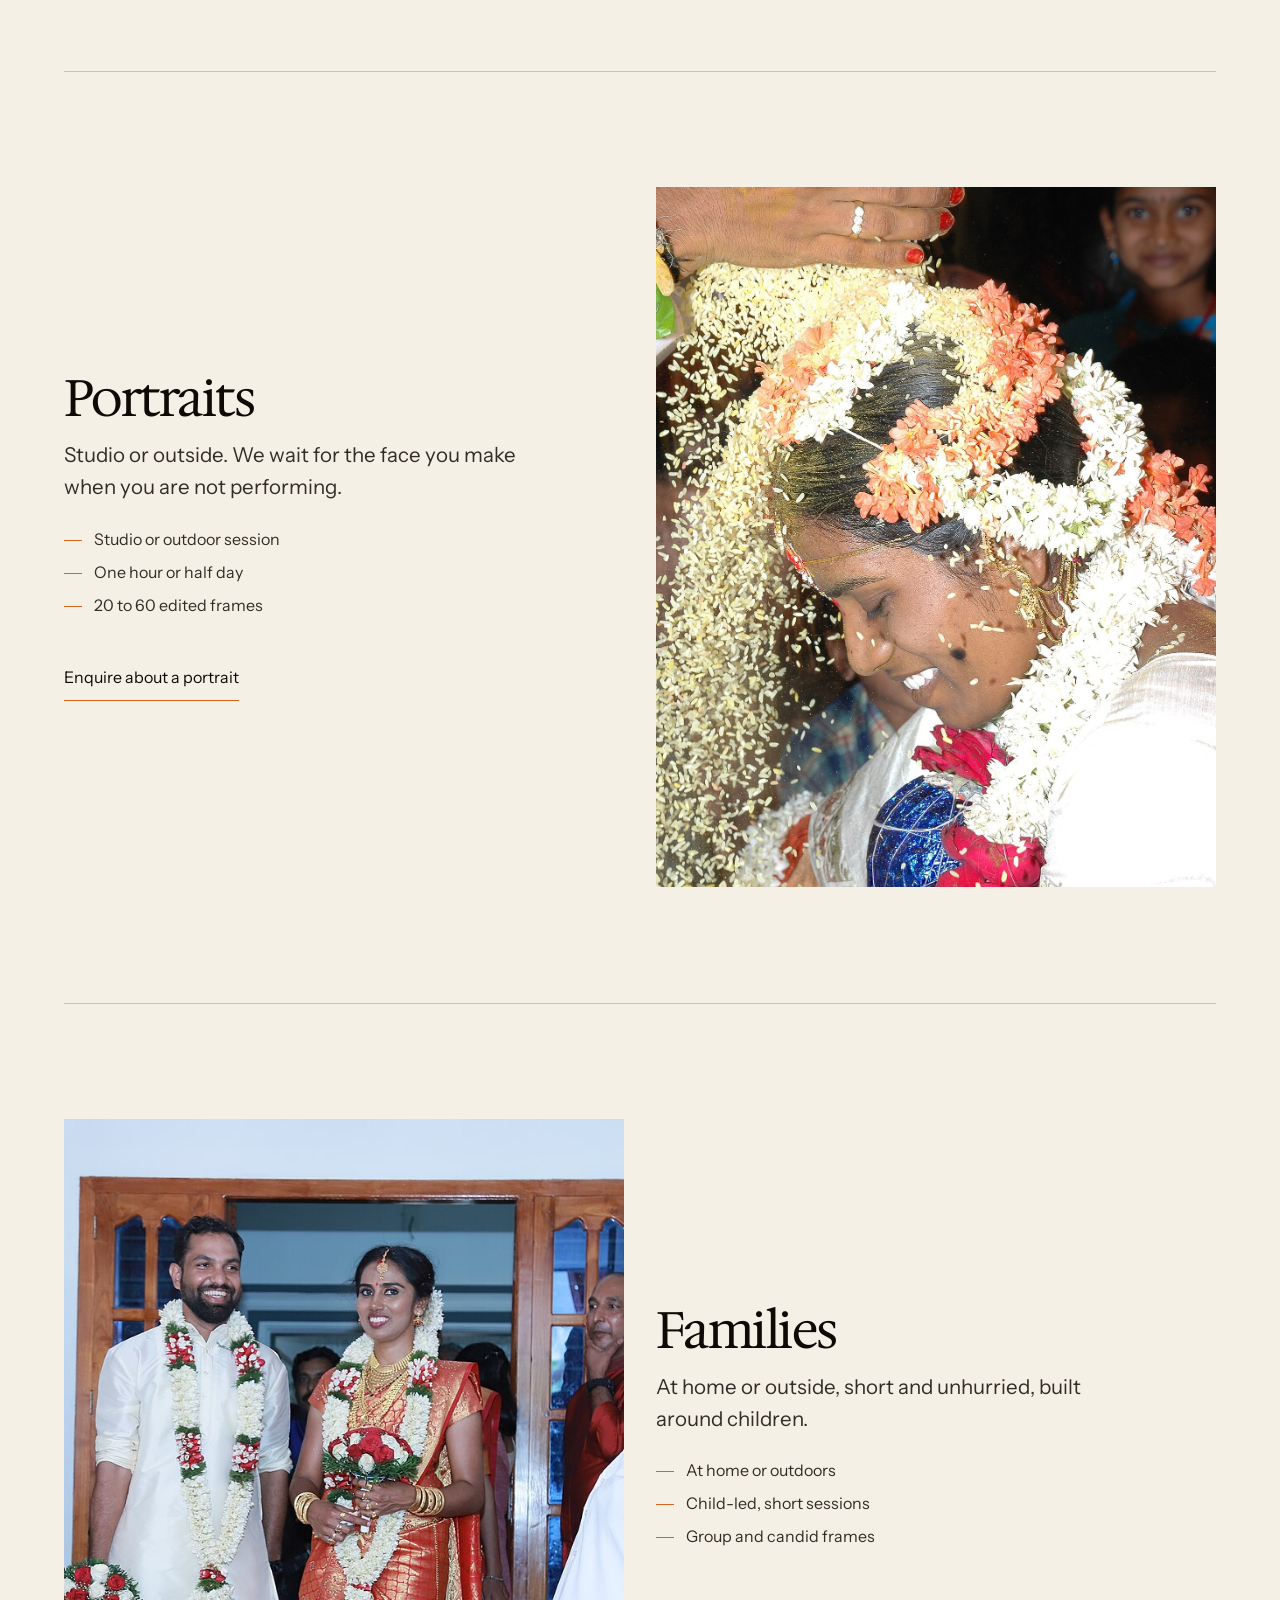
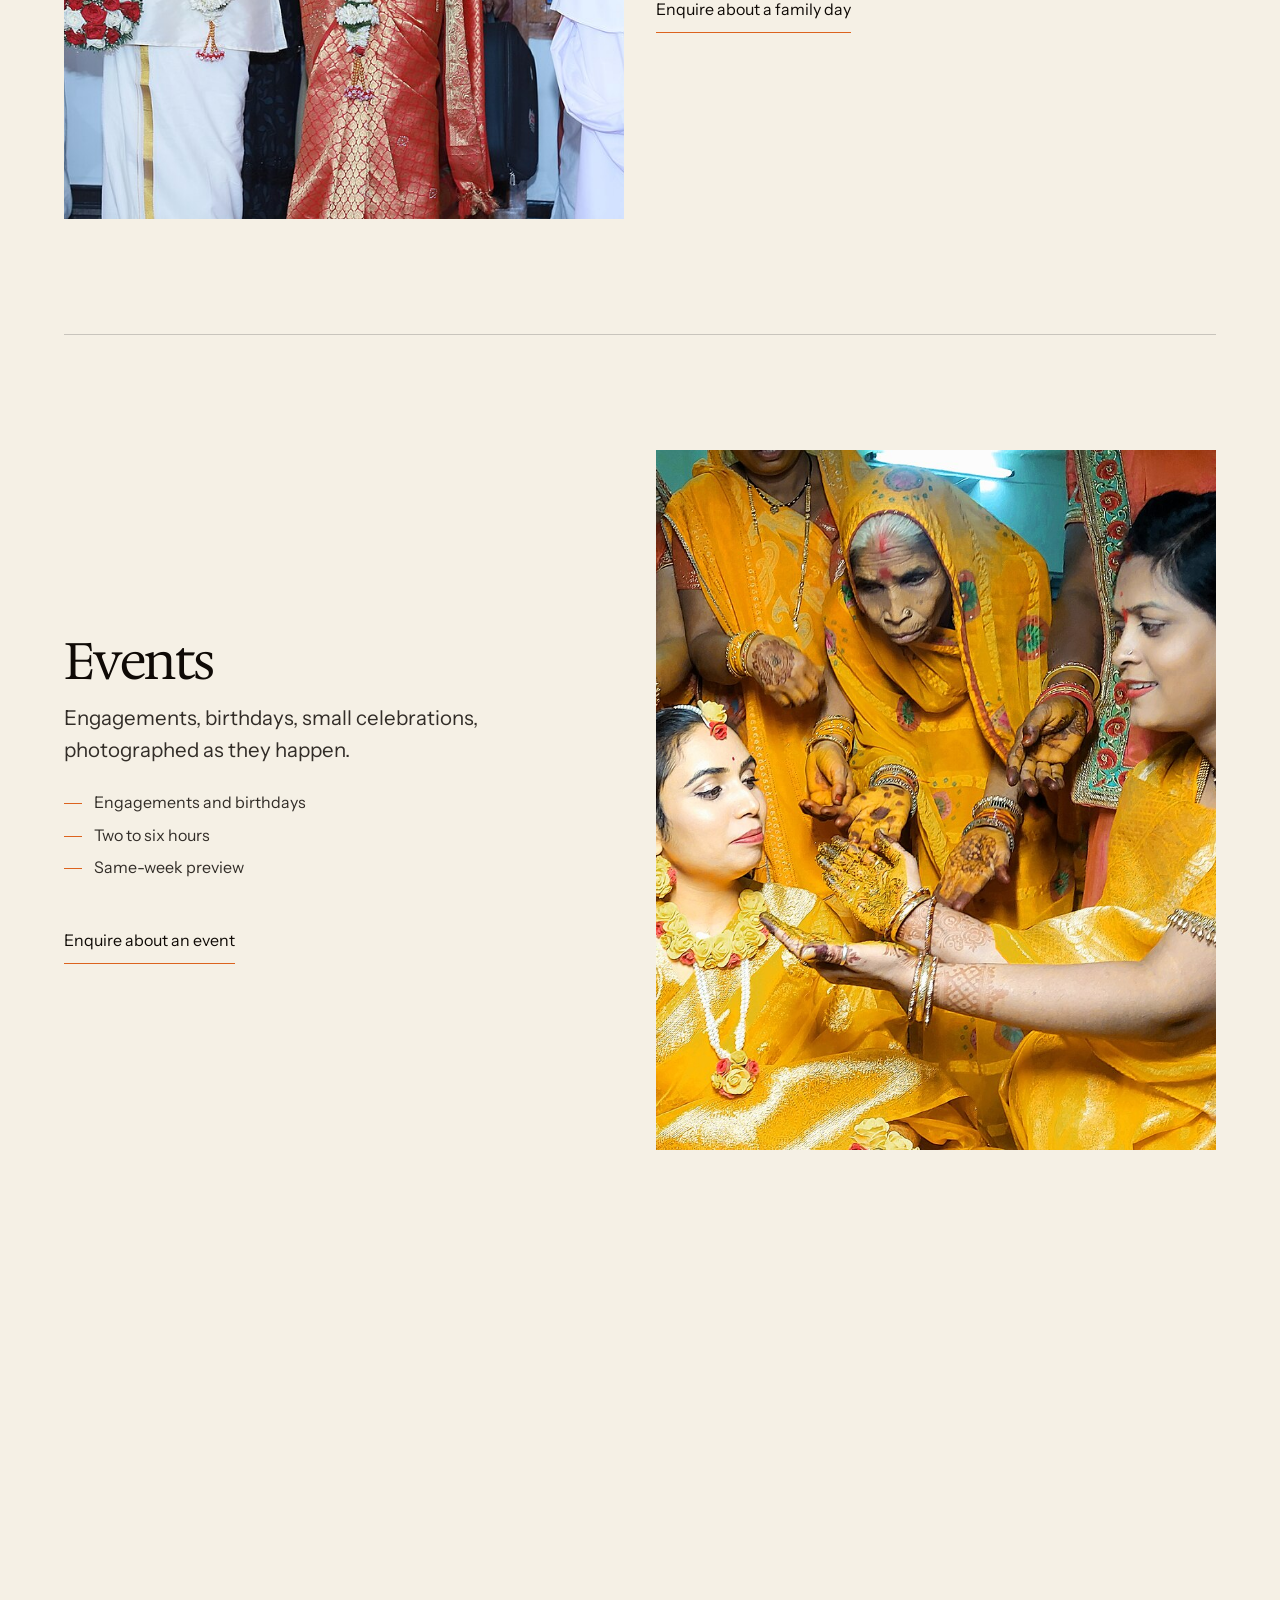
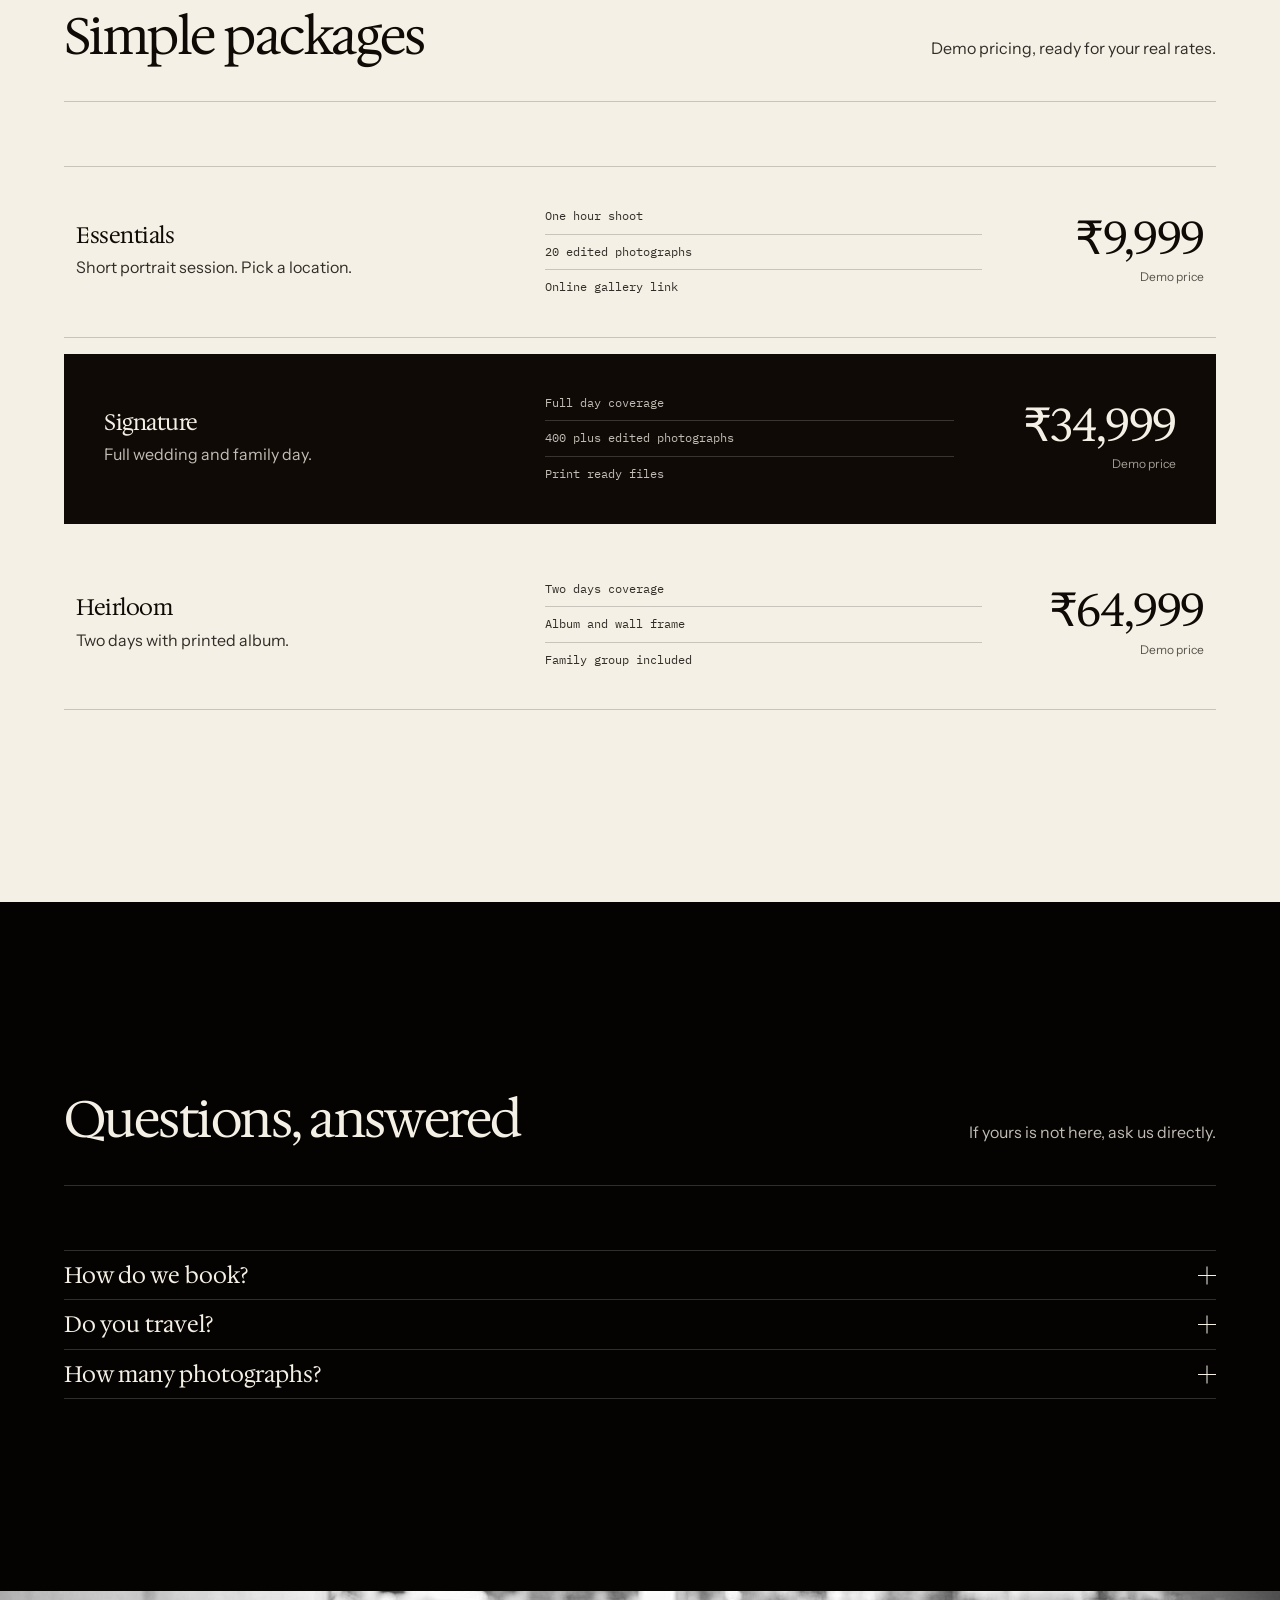
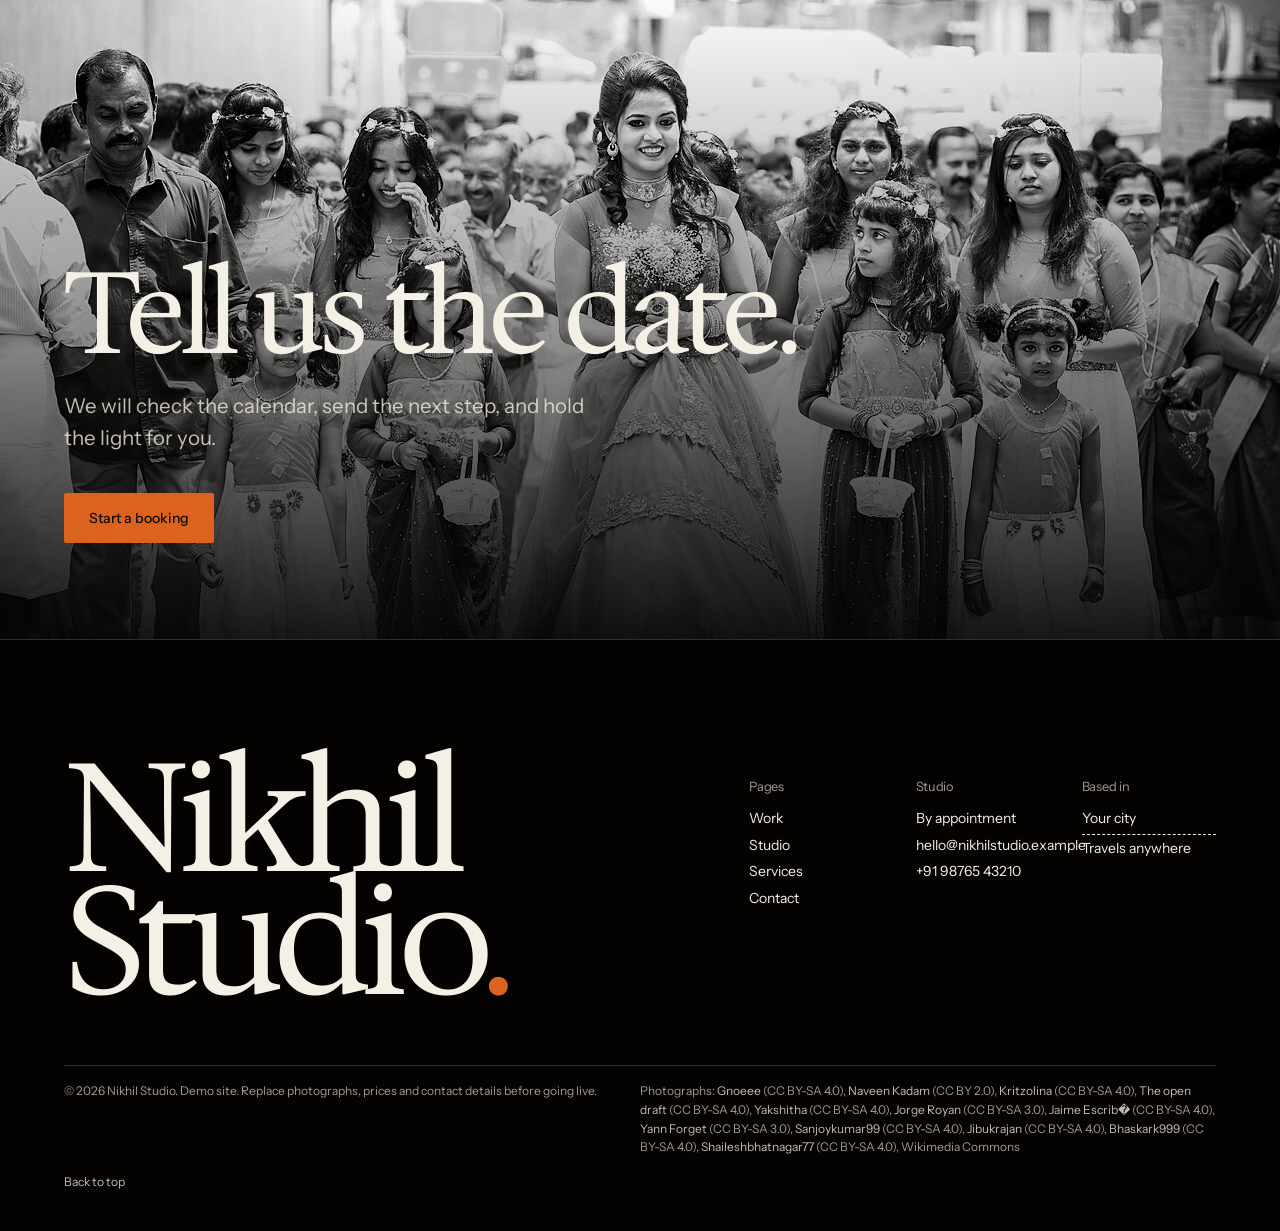
<file: services.html>
<!doctype html>
<html lang="en">
<head>
  <meta charset="utf-8">
  <meta name="viewport" content="width=device-width, initial-scale=1">
  <title>Services and packages, Nikhil Studio</title>
  <meta name="description" content="Wedding, portrait, family and event photography by Nikhil Studio. Demo packages and answers, ready for your real details.">
  <link rel="preconnect" href="https://fonts.googleapis.com">
  <link rel="preconnect" href="https://fonts.gstatic.com" crossorigin>
  <link href="https://fonts.googleapis.com/css2?family=Hedvig+Letters+Serif:opsz@12..24&family=Instrument+Sans:wght@400;500;600&family=IBM+Plex+Mono:wght@400;500&display=swap" rel="stylesheet">
  <link rel="icon" href="data:image/svg+xml,%3Csvg xmlns='http://www.w3.org/2000/svg' viewBox='0 0 32 32'%3E%3Crect width='32' height='32' fill='%230d0b09'/%3E%3Ctext x='16' y='22' font-family='Georgia,serif' font-size='20' fill='%23f4efe6' text-anchor='middle'%3EN%3C/text%3E%3C/svg%3E">
  <link rel="stylesheet" href="styles.css?v=7">
  <noscript><style>.faq__a{grid-template-rows:1fr}.faq__q{pointer-events:none}.faq__icon{display:none}</style></noscript>
  <script>document.documentElement.classList.add('js');</script>
<noscript><style>@media (max-width:60rem){.site-nav{display:flex;flex-wrap:wrap;grid-column:1/-1;padding-block:var(--space-xs)}.menu-toggle{display:none}.site-header__cta{display:none}}</style></noscript>
</head>
<body data-page="services">
  <a class="skip-link" href="#main">Skip to services</a>
  <div class="grain" aria-hidden="true"></div>
  <div class="scroll-progress" id="scroll-progress" aria-hidden="true"></div>

  <div class="preloader" id="preloader" aria-hidden="true" hidden>
    <div class="preloader__inner">
      <p class="preloader__word">Nikhil Studio</p>
      <div class="preloader__bar"><span></span></div>
    </div>
  </div>

  <header class="site-header" id="site-header">
    <div class="shell site-header__inner">
      <a class="brand" href="index.html" aria-label="Nikhil Studio home">
        <span class="brand__name">Nikhil Studio</span>
        <span class="brand__meta">photography</span>
      </a>
      <nav class="site-nav" aria-label="Primary">
        <a href="work.html">Work</a>
        <a href="studio.html">Studio</a>
        <a href="services.html" aria-current="page">Services</a>
        <a href="contact.html">Contact</a>
      </nav>
      <a class="btn btn--solid btn--small site-header__cta" href="contact.html" data-magnetic>Book a date</a>
      <button class="menu-toggle" type="button" aria-expanded="false" aria-controls="menu" id="menu-toggle">
        <span class="menu-toggle__label">Menu</span>
        <span class="menu-toggle__bars" aria-hidden="true"><span></span><span></span></span>
      </button>
    </div>
  </header>

  <div class="menu" id="menu" aria-hidden="true">
    <div class="shell menu__inner">
      <nav class="menu__nav" aria-label="Menu">
        <a href="index.html"><span>Home</span></a>
        <a href="work.html"><span>Work</span></a>
        <a href="studio.html"><span>Studio</span></a>
        <a href="services.html"><span>Services</span></a>
        <a href="contact.html"><span>Contact</span></a>
      </nav>
      <div class="menu__foot">
        <p>Wedding and portrait photography. By appointment.</p>
        <a href="mailto:hello@nikhilstudio.example">hello@nikhilstudio.example</a>
      </div>
    </div>
  </div>

  <main id="main">
    <section class="page-hero">
      <div class="shell">
        <h1>Services and packages</h1>
        <div class="page-hero__row">
          <p>Four kinds of days, one calm way of working.</p>
        </div>
      </div>
    </section>

    <section class="section--light">
      <div class="shell">
        <article class="service-detail">
          <figure class="service-detail__media" data-reveal="clip" data-slot="sv1" data-alt="Replace with a wedding ceremony frame.">
            <img src="images/hero.jpg" width="1920" height="1280" alt="a South Indian bride and groom walking hand in hand" loading="lazy" style="object-position:60% 40%">
          </figure>
          <div class="service-detail__body" data-reveal>
            <h2>Weddings</h2>
            <p>From the first quiet hour to the last song. No long list of poses.</p>
            <ul class="ticks">
              <li>Full day and half day coverage</li>
              <li>Two photographers on request</li>
              <li>Online gallery and print rights</li>
            </ul>
            <a class="link" href="contact.html">Enquire about a wedding</a>
          </div>
        </article>

        <article class="service-detail">
          <figure class="service-detail__media" data-reveal="clip" data-slot="sv2" data-alt="Replace with a close portrait.">
            <img src="images/bride-joy.jpg" width="1280" height="1925" alt="an Indian bride smiling during her wedding" loading="lazy" style="object-position:50% 35%">
          </figure>
          <div class="service-detail__body" data-reveal>
            <h2>Portraits</h2>
            <p>Studio or outside. We wait for the face you make when you are not performing.</p>
            <ul class="ticks">
              <li>Studio or outdoor session</li>
              <li>One hour or half day</li>
              <li>20 to 60 edited frames</li>
            </ul>
            <a class="link" href="contact.html">Enquire about a portrait</a>
          </div>
        </article>

        <article class="service-detail">
          <figure class="service-detail__media" data-reveal="clip" data-slot="sv3" data-alt="Replace with a family frame.">
            <img src="images/family.jpg" width="1280" height="853" alt="a South Indian bride and groom with their family" loading="lazy" style="object-position:50% 40%">
          </figure>
          <div class="service-detail__body" data-reveal>
            <h2>Families</h2>
            <p>At home or outside, short and unhurried, built around children.</p>
            <ul class="ticks">
              <li>At home or outdoors</li>
              <li>Child-led, short sessions</li>
              <li>Group and candid frames</li>
            </ul>
            <a class="link" href="contact.html">Enquire about a family day</a>
          </div>
        </article>

        <article class="service-detail">
          <figure class="service-detail__media" data-reveal="clip" data-slot="sv4" data-alt="Replace with an event frame.">
            <img src="images/haldi.jpg" width="1280" height="1016" alt="a haldi ceremony with turmeric and marigolds" loading="lazy" style="object-position:50% 45%">
          </figure>
          <div class="service-detail__body" data-reveal>
            <h2>Events</h2>
            <p>Engagements, birthdays, small celebrations, photographed as they happen.</p>
            <ul class="ticks">
              <li>Engagements and birthdays</li>
              <li>Two to six hours</li>
              <li>Same-week preview</li>
            </ul>
            <a class="link" href="contact.html">Enquire about an event</a>
          </div>
        </article>
      </div>
    </section>

    <section class="packages section--light">
      <div class="shell">
        <div class="section-head" data-reveal>
          <h2>Simple packages</h2>
          <p>Demo pricing, ready for your real rates.</p>
        </div>
        <ul class="package-list">
          <li class="package">
            <div>
              <h3>Essentials</h3>
              <p>Short portrait session. Pick a location.</p>
            </div>
            <ul>
              <li>One hour shoot</li>
              <li>20 edited photographs</li>
              <li>Online gallery link</li>
            </ul>
            <div class="package__price"><span class="figure">₹9,999</span><small>Demo price</small></div>
          </li>
          <li class="package package--featured">
            <div>
              <h3>Signature</h3>
              <p>Full wedding and family day.</p>
            </div>
            <ul>
              <li>Full day coverage</li>
              <li>400 plus edited photographs</li>
              <li>Print ready files</li>
            </ul>
            <div class="package__price"><span class="figure">₹34,999</span><small>Demo price</small></div>
          </li>
          <li class="package">
            <div>
              <h3>Heirloom</h3>
              <p>Two days with printed album.</p>
            </div>
            <ul>
              <li>Two days coverage</li>
              <li>Album and wall frame</li>
              <li>Family group included</li>
            </ul>
            <div class="package__price"><span class="figure">₹64,999</span><small>Demo price</small></div>
          </li>
        </ul>
      </div>
    </section>

    <section class="faq section--dark">
      <div class="shell">
        <div class="section-head" data-reveal>
          <h2>Questions, answered</h2>
          <p>If yours is not here, ask us directly.</p>
        </div>
        <div class="faq__list">
          <div class="faq__item">
            <button class="faq__q" type="button" aria-expanded="false" aria-controls="faq-1">How do we book?<span class="faq__icon" aria-hidden="true"></span></button>
            <div class="faq__a" id="faq-1"><div><p>Send the form with your date and place. We reply with availability and a booking link.</p></div></div>
          </div>
          <div class="faq__item">
            <button class="faq__q" type="button" aria-expanded="false" aria-controls="faq-2">Do you travel?<span class="faq__icon" aria-hidden="true"></span></button>
            <div class="faq__a" id="faq-2"><div><p>Yes. City travel is included. Further afield, travel and stay at cost.</p></div></div>
          </div>
          <div class="faq__item">
            <button class="faq__q" type="button" aria-expanded="false" aria-controls="faq-3">How many photographs?<span class="faq__icon" aria-hidden="true"></span></button>
            <div class="faq__a" id="faq-3"><div><p>A portrait is 20 to 60 frames. A wedding is 300 to 500. We edit for keepers.</p></div></div>
          </div>
        </div>
      </div>
    </section>

    <section class="closing-image">
      <figure class="closing-image__media" data-slot="cta" data-alt="Replace with a wide frame from your own work.">
        <img src="images/procession.jpg" width="1280" height="853" alt="a black and white procession of a South Indian bride" loading="lazy" style="object-position:50% 45%">
      </figure>
      <div class="closing-image__scrim" aria-hidden="true"></div>
      <div class="shell closing-image__content">
        <h2>Tell us the date.</h2>
        <p>We will check the calendar, send the next step, and hold the light for you.</p>
        <a class="btn btn--solid" href="contact.html" data-magnetic>Start a booking</a>
      </div>
    </section>
  </main>

  <footer class="site-footer">
    <div class="shell">
      <div class="site-footer__top">
        <h2 class="site-footer__word">Nikhil Studio<span>.</span></h2>
        <div class="site-footer__cols">
          <div>
            <h2>Pages</h2>
            <a href="work.html">Work</a>
            <a href="studio.html">Studio</a>
            <a href="services.html">Services</a>
            <a href="contact.html">Contact</a>
          </div>
          <div>
            <h2>Studio</h2>
            <span>By appointment</span>
            <a href="mailto:hello@nikhilstudio.example">hello@nikhilstudio.example</a>
            <a href="tel:+919876543210">+91 98765 43210</a>
          </div>
          <div>
            <h2>Based in</h2>
            <span class="fill">Your city</span>
            <span>Travels anywhere</span>
          </div>
        </div>
      </div>
      <div class="site-footer__bottom">
        <p>© 2026 Nikhil Studio. Demo site. Replace photographs, prices and contact details before going live.</p>
        <p data-credits>Photographs: <a href="https://commons.wikimedia.org/wiki/File:Bride_and_groom_talking_and_walking_together.jpg">Gnoeee</a> (CC BY-SA 4.0), <a href="https://commons.wikimedia.org/wiki/File:Indian_Bride_2.jpg">Naveen Kadam</a> (CC BY 2.0), <a href="https://commons.wikimedia.org/wiki/File:Henna_tattoo_(Mehndi)_at_a_wedding_in_India_01.jpg">Kritzolina</a> (CC BY-SA 4.0), <a href="https://commons.wikimedia.org/wiki/File:Haldi_Ceremony_-_An_Indian_Wedding_Ritual.jpg">The open draft</a> (CC BY-SA 4.0), <a href="https://commons.wikimedia.org/wiki/File:Haldi_ceremony_7.jpg">Yakshitha</a> (CC BY-SA 4.0), <a href="https://commons.wikimedia.org/wiki/File:India_-_Delhi_portrait_of_a_man_-_4780.jpg">Jorge Royan</a> (CC BY-SA 3.0), <a href="https://commons.wikimedia.org/wiki/File:Indian_woman_portrait_II.jpg">Jaime Escrib�</a> (CC BY-SA 4.0), <a href="https://commons.wikimedia.org/wiki/File:Woman_harvesting_wheat,_Raisen_district,_Madhya_Pradesh,_India_ggia_version.jpg">Yann Forget</a> (CC BY-SA 3.0), <a href="https://commons.wikimedia.org/wiki/File:Flowerman.jpg">Sanjoykumar99</a> (CC BY-SA 4.0), <a href="https://commons.wikimedia.org/wiki/File:Bride_on_Wedding_Day.jpg">Jibukrajan</a> (CC BY-SA 4.0), <a href="https://commons.wikimedia.org/wiki/File:BRIDE_FEELING_JOY_AND_LOVE_IN_MARRIAGE_MOMENTS.jpg">Bhaskark999</a> (CC BY-SA 4.0), <a href="https://commons.wikimedia.org/wiki/File:Indian_wedding_couple.jpg">Shaileshbhatnagar77</a> (CC BY-SA 4.0), Wikimedia Commons</p>
        <a href="#top">Back to top</a>
      </div>
    </div>
  </footer>

  <script src="script.js?v=7"></script>
  <script>setTimeout(function(){document.body.classList.add('is-ready');document.body.classList.remove('is-locked');document.querySelectorAll('[data-reveal]').forEach(function(el){el.classList.add('is-in')});},2600);</script>
  <script>window.hallmarkSlots = (m) => { for (const [k, v] of Object.entries(m)) { const s = document.querySelector(`[data-slot="${k}"]`); if (!s) continue; const im = new Image(); im.src = typeof v === 'string' ? v : v.src; im.alt = (typeof v === 'object' && v.alt) || s.dataset.alt || ''; s.querySelectorAll(':scope > img').forEach((o) => o.remove()); s.prepend(im); } };
document.querySelectorAll('[data-slot] img').forEach((i) => { if (i.complete && !i.naturalWidth) i.remove(); else i.addEventListener('error', () => i.remove(), { once: true }); });</script>
</body>
</html>
</file>
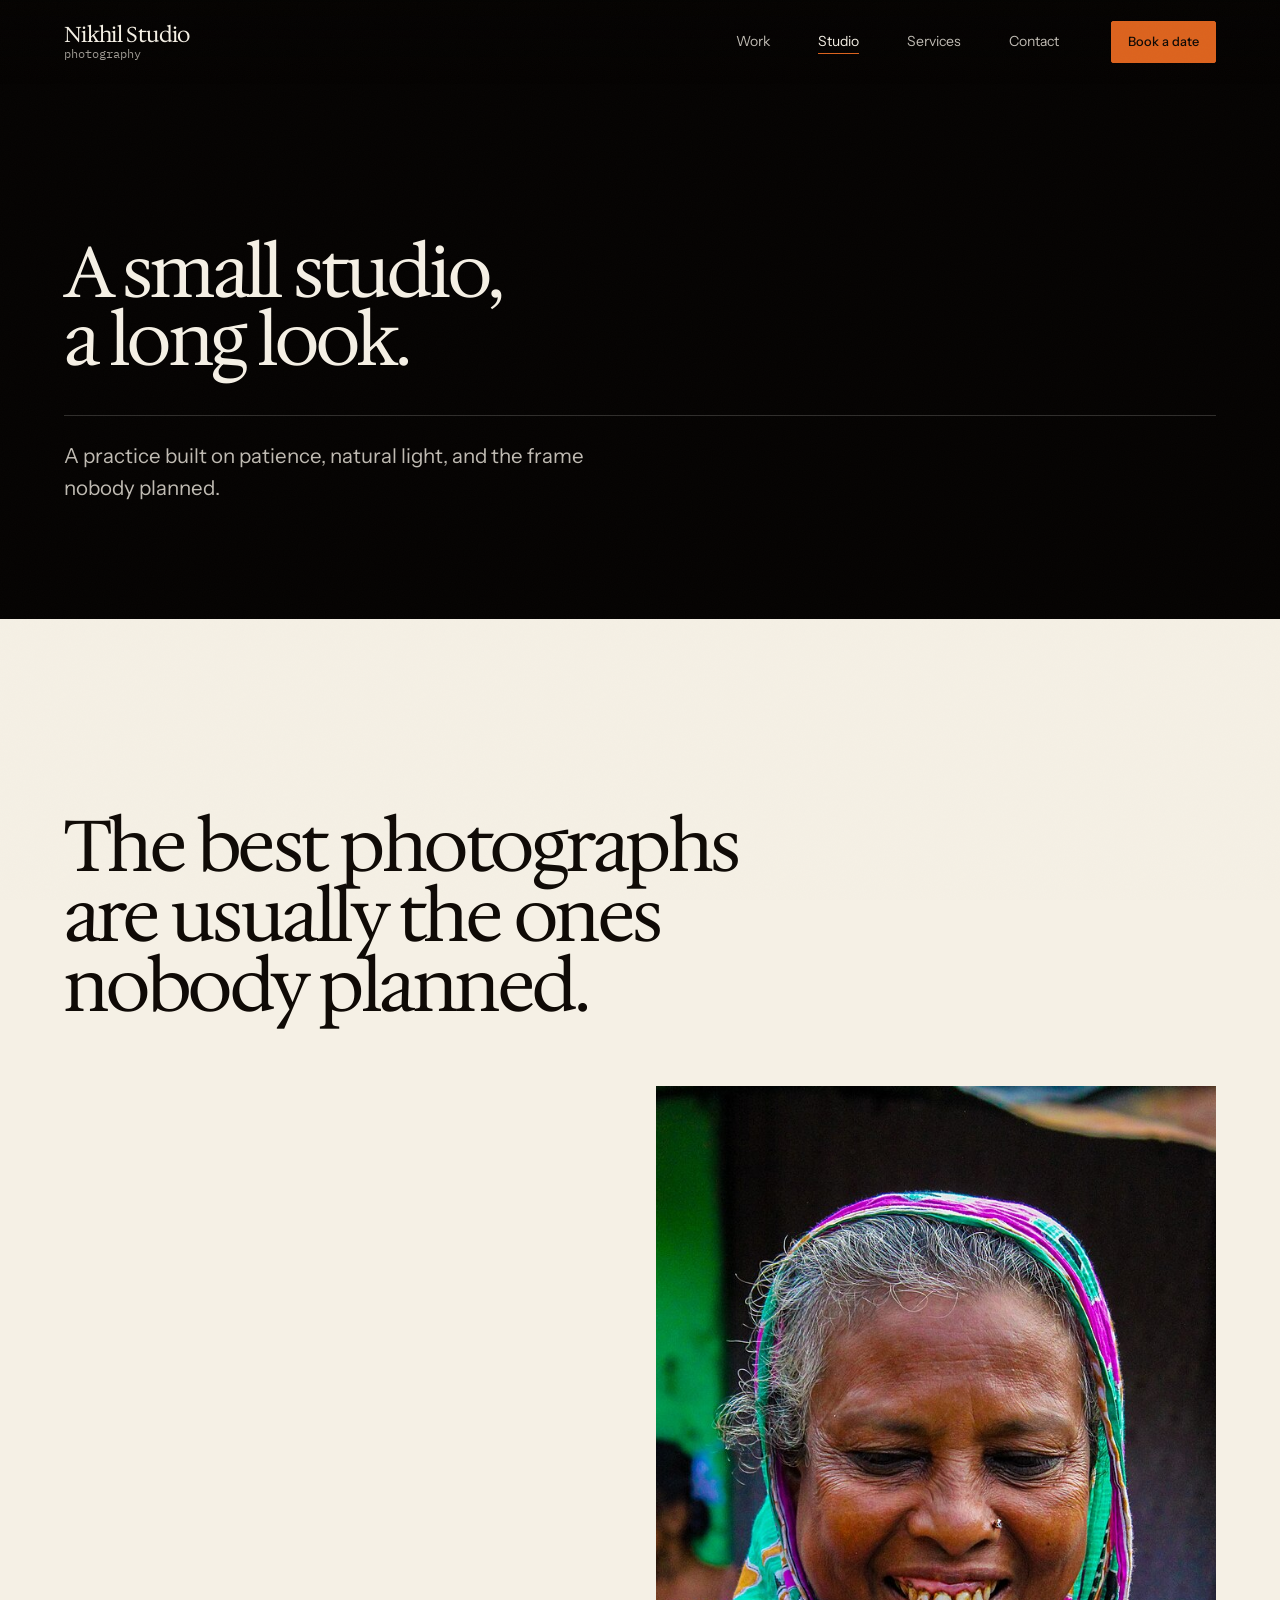
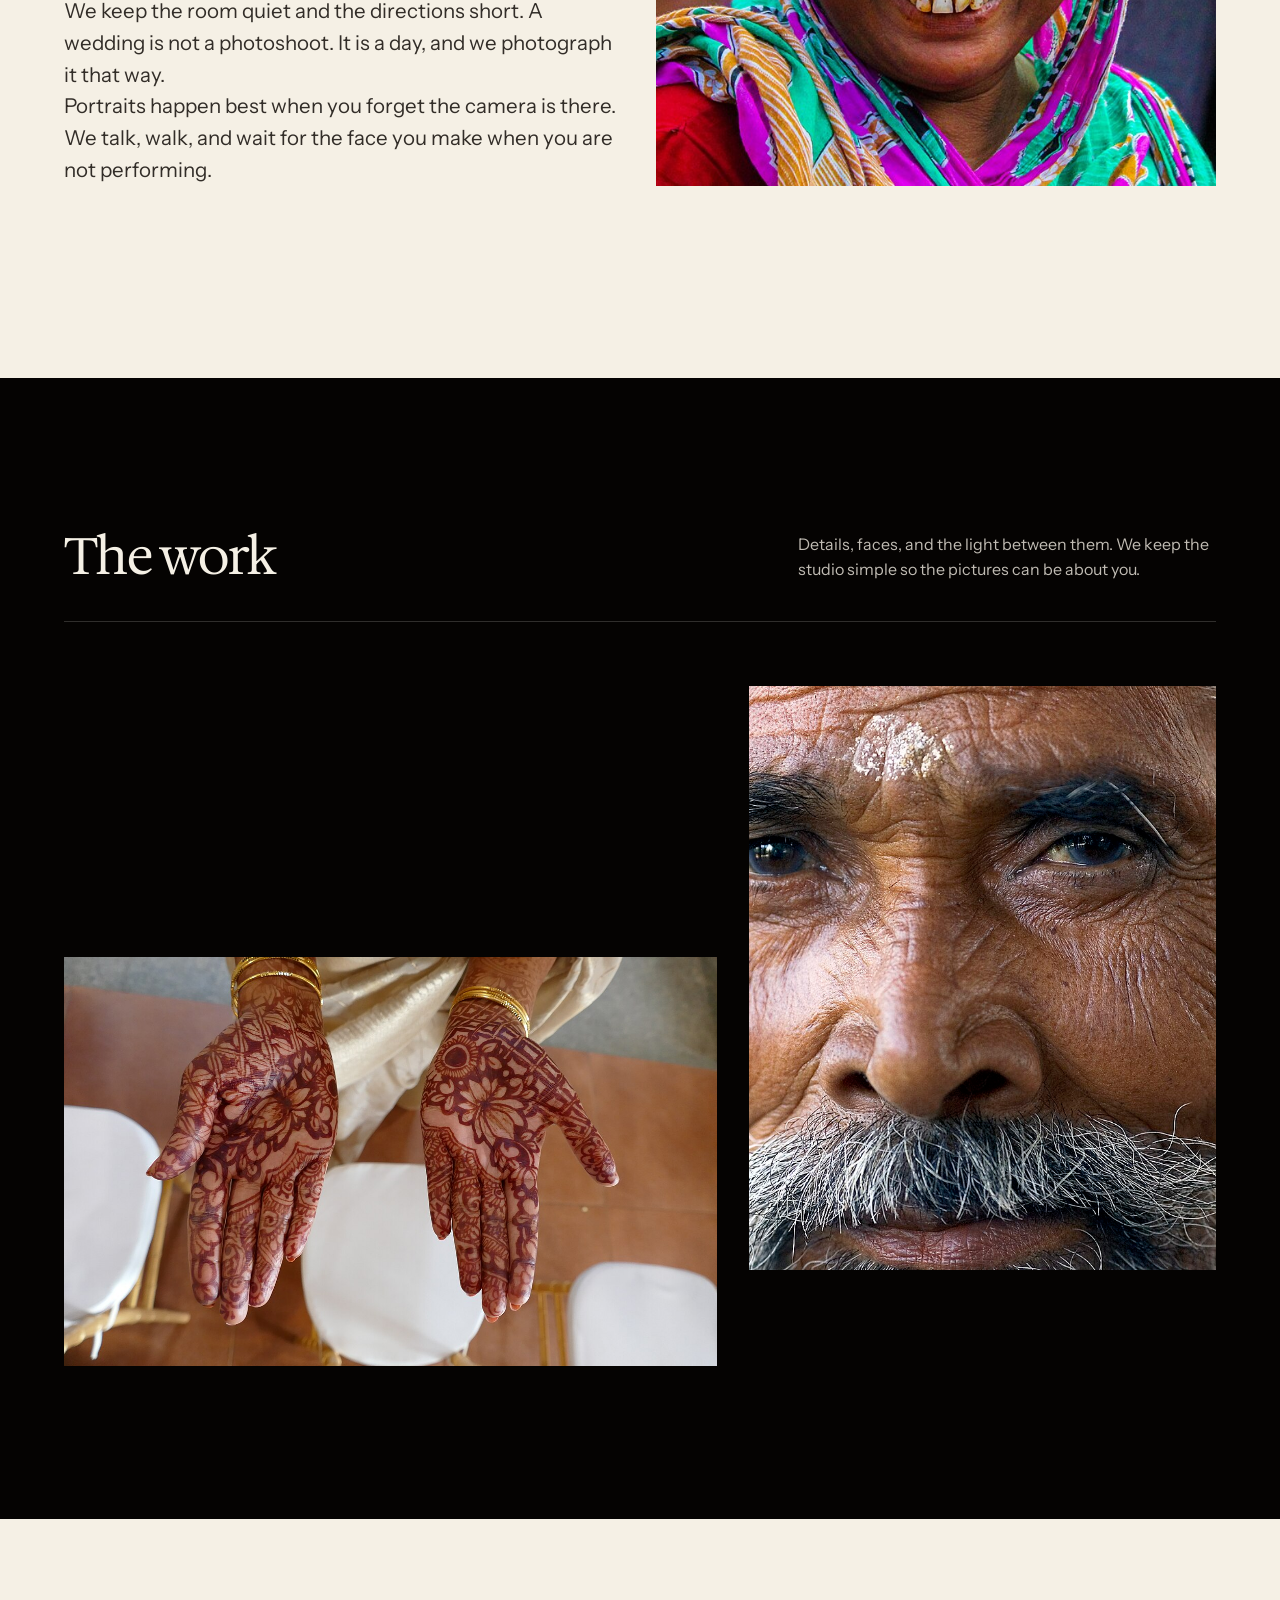
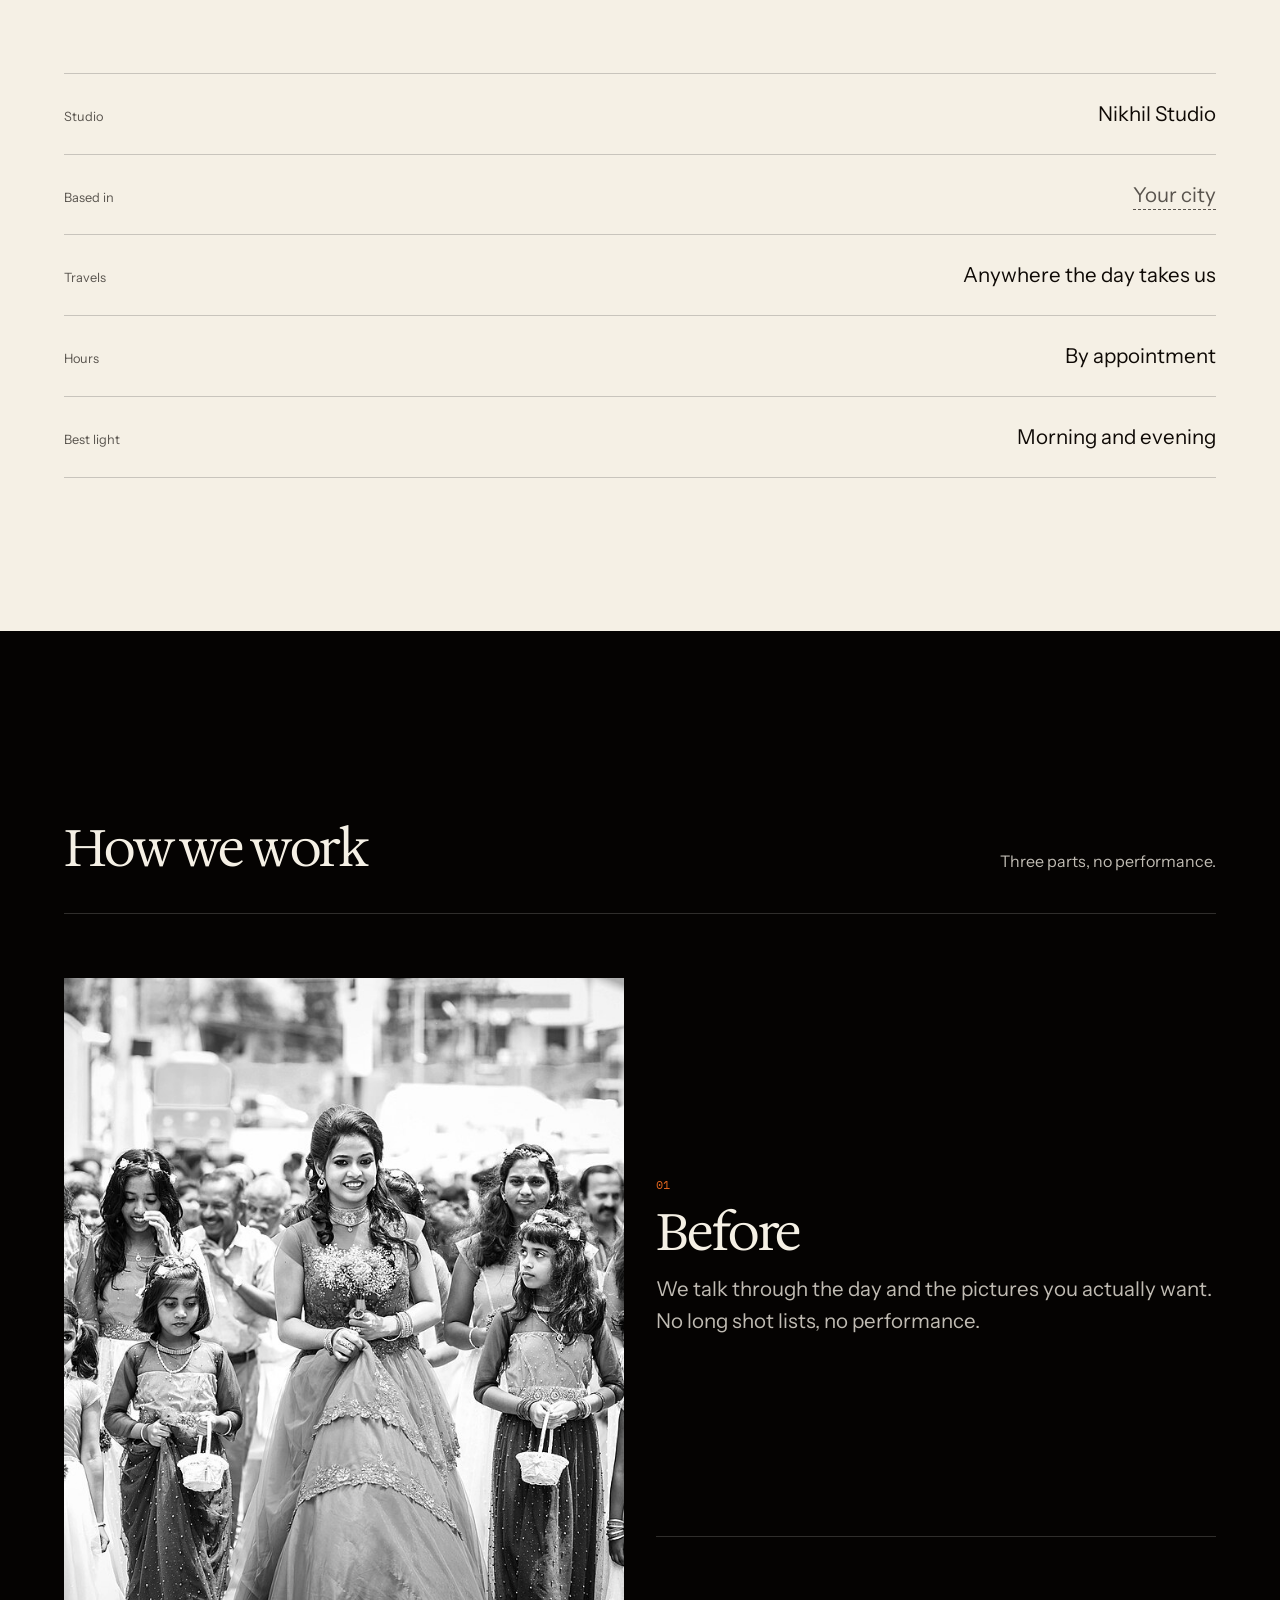
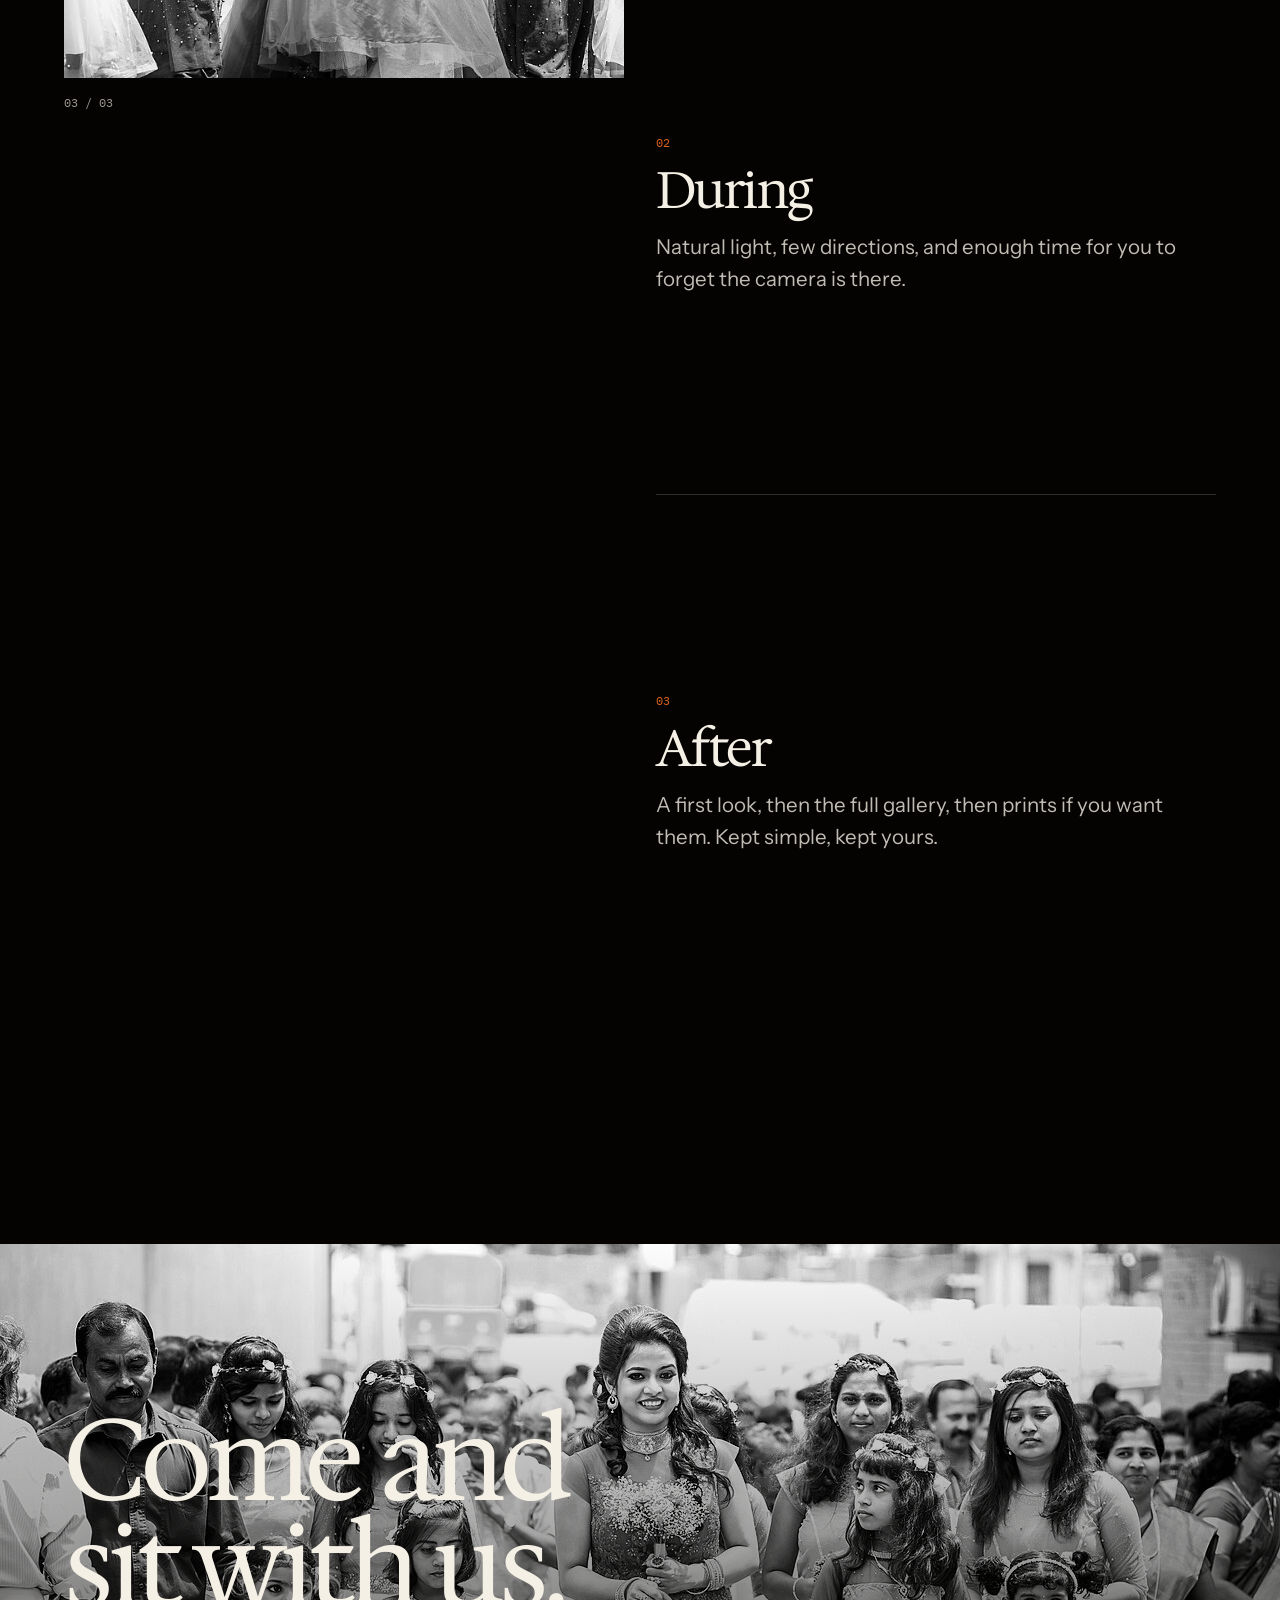
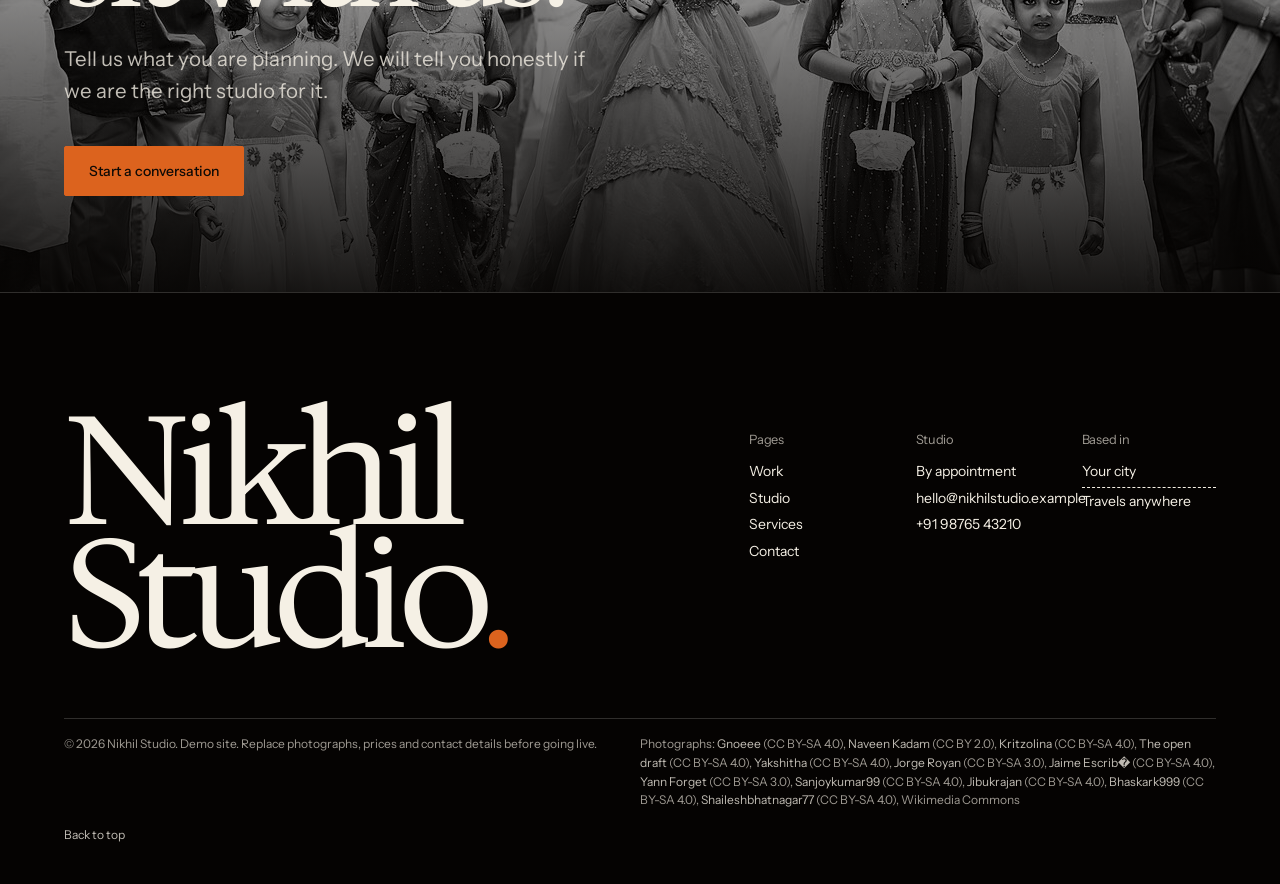
<file: studio.html>
<!doctype html>
<html lang="en">
<head>
  <meta charset="utf-8">
  <meta name="viewport" content="width=device-width, initial-scale=1">
  <title>Studio, Nikhil Studio</title>
  <meta name="description" content="About Nikhil Studio: a small photography practice working in natural light, with patience and a simple room. Demo content.">
  <link rel="preconnect" href="https://fonts.googleapis.com">
  <link rel="preconnect" href="https://fonts.gstatic.com" crossorigin>
  <link href="https://fonts.googleapis.com/css2?family=Hedvig+Letters+Serif:opsz@12..24&family=Instrument+Sans:wght@400;500;600&family=IBM+Plex+Mono:wght@400;500&display=swap" rel="stylesheet">
  <link rel="icon" href="data:image/svg+xml,%3Csvg xmlns='http://www.w3.org/2000/svg' viewBox='0 0 32 32'%3E%3Crect width='32' height='32' fill='%230d0b09'/%3E%3Ctext x='16' y='22' font-family='Georgia,serif' font-size='20' fill='%23f4efe6' text-anchor='middle'%3EN%3C/text%3E%3C/svg%3E">
  <link rel="stylesheet" href="styles.css?v=7">
  <script>document.documentElement.classList.add('js');</script>
<noscript><style>@media (max-width:60rem){.site-nav{display:flex;flex-wrap:wrap;grid-column:1/-1;padding-block:var(--space-xs)}.menu-toggle{display:none}.site-header__cta{display:none}}</style></noscript>
</head>
<body data-page="studio">
  <a class="skip-link" href="#main">Skip to the studio</a>
  <div class="grain" aria-hidden="true"></div>
  <div class="scroll-progress" id="scroll-progress" aria-hidden="true"></div>

  <div class="preloader" id="preloader" aria-hidden="true" hidden>
    <div class="preloader__inner">
      <p class="preloader__word">Nikhil Studio</p>
      <div class="preloader__bar"><span></span></div>
    </div>
  </div>

  <header class="site-header" id="site-header">
    <div class="shell site-header__inner">
      <a class="brand" href="index.html" aria-label="Nikhil Studio home">
        <span class="brand__name">Nikhil Studio</span>
        <span class="brand__meta">photography</span>
      </a>
      <nav class="site-nav" aria-label="Primary">
        <a href="work.html">Work</a>
        <a href="studio.html" aria-current="page">Studio</a>
        <a href="services.html">Services</a>
        <a href="contact.html">Contact</a>
      </nav>
      <a class="btn btn--solid btn--small site-header__cta" href="contact.html" data-magnetic>Book a date</a>
      <button class="menu-toggle" type="button" aria-expanded="false" aria-controls="menu" id="menu-toggle">
        <span class="menu-toggle__label">Menu</span>
        <span class="menu-toggle__bars" aria-hidden="true"><span></span><span></span></span>
      </button>
    </div>
  </header>

  <div class="menu" id="menu" aria-hidden="true">
    <div class="shell menu__inner">
      <nav class="menu__nav" aria-label="Menu">
        <a href="index.html"><span>Home</span></a>
        <a href="work.html"><span>Work</span></a>
        <a href="studio.html"><span>Studio</span></a>
        <a href="services.html"><span>Services</span></a>
        <a href="contact.html"><span>Contact</span></a>
      </nav>
      <div class="menu__foot">
        <p>Wedding and portrait photography. By appointment.</p>
        <a href="mailto:hello@nikhilstudio.example">hello@nikhilstudio.example</a>
      </div>
    </div>
  </div>

  <main id="main">
    <section class="page-hero">
      <div class="shell">
        <h1>A small studio, a long look.</h1>
        <div class="page-hero__row">
          <p>A practice built on patience, natural light, and the frame nobody planned.</p>
        </div>
      </div>
    </section>

    <section class="statement section--light">
      <div class="shell">
        <h2 data-reveal>The best photographs are usually the ones nobody planned.</h2>
        <div class="statement__grid">
          <div data-reveal style="--d: 80ms">
            <p>We keep the room quiet and the directions short. A wedding is not a photoshoot. It is a day, and we photograph it that way.</p>
            <p>Portraits happen best when you forget the camera is there. We talk, walk, and wait for the face you make when you are not performing.</p>
          </div>
          <figure class="statement__figure" data-reveal="clip" data-slot="studio-1" data-alt="Replace with a photograph of your studio or your printing process.">
            <img src="images/grandmother.jpg" width="1280" height="853" alt="close portrait of an older Indian woman in a colourful headscarf" loading="lazy" style="object-position:50% 35%">
            <figcaption class="meta" data-keep>a grandmother, demo frame</figcaption>
          </figure>
        </div>
      </div>
    </section>

    <section class="studio-images section--dark">
      <div class="shell">
        <div class="section-head" data-reveal>
          <h2>The work</h2>
          <p>Details, faces, and the light between them. We keep the studio simple so the pictures can be about you.</p>
        </div>
        <div class="studio-images__grid">
          <figure data-reveal="clip" data-slot="studio-2" data-alt="Replace with a photograph of your studio space.">
            <img src="images/mehndi.jpg" width="1280" height="853" alt="a bride's hands covered in intricate mehndi" loading="lazy" style="object-position:50% 50%">
            <figcaption class="meta" data-keep>mehndi, demo frame</figcaption>
          </figure>
          <figure data-reveal="clip" style="--d: 100ms" data-slot="studio-3" data-alt="Replace with a portrait of the photographer at work.">
            <img src="images/portrait-man.jpg" width="1280" height="853" alt="close portrait of an Indian man in Delhi" loading="lazy" style="object-position:50% 35%">
            <figcaption class="meta" data-keep>a man in Delhi, demo frame</figcaption>
          </figure>
        </div>
      </div>
    </section>

    <section class="facts section--light">
      <div class="shell">
        <dl class="facts__list">
          <div><dt>Studio</dt><dd>Nikhil Studio</dd></div>
          <div><dt>Based in</dt><dd><span class="fill">Your city</span></dd></div>
          <div><dt>Travels</dt><dd>Anywhere the day takes us</dd></div>
          <div><dt>Hours</dt><dd>By appointment</dd></div>
          <div><dt>Best light</dt><dd>Morning and evening</dd></div>
        </dl>
      </div>
    </section>

    <section class="process section--dark">
      <div class="shell">
        <div class="section-head" data-reveal>
          <h2>How we work</h2>
          <p>Three parts, no performance.</p>
        </div>
        <div class="process__grid">
          <div class="process__sticky">
            <div class="process__media">
              <figure class="process__img is-active" data-step="0"><img src="images/mehndi.jpg" width="1280" height="853" loading="lazy" alt="a bride's hands covered in intricate mehndi" style="object-position:50% 50%"></figure>
              <figure class="process__img" data-step="1"><img src="images/portrait-man.jpg" width="1280" height="853" loading="lazy" alt="close portrait of an Indian man in Delhi" style="object-position:50% 35%"></figure>
              <figure class="process__img" data-step="2"><img src="images/procession.jpg" width="1280" height="853" loading="lazy" alt="a black and white procession of a South Indian bride" style="object-position:50% 45%"></figure>
            </div>
            <p class="process__count"><span id="process-index">01</span> / 03</p>
          </div>
          <ol class="process__steps">
            <li class="process__step" data-step="0">
              <h3>Before</h3>
              <p>We talk through the day and the pictures you actually want. No long shot lists, no performance.</p>
            </li>
            <li class="process__step" data-step="1">
              <h3>During</h3>
              <p>Natural light, few directions, and enough time for you to forget the camera is there.</p>
            </li>
            <li class="process__step" data-step="2">
              <h3>After</h3>
              <p>A first look, then the full gallery, then prints if you want them. Kept simple, kept yours.</p>
            </li>
          </ol>
        </div>
      </div>
    </section>

    <section class="closing-image">
      <figure class="closing-image__media" data-slot="cta" data-alt="Replace with a wide frame from your own work.">
        <img src="images/procession.jpg" width="1280" height="853" alt="a black and white procession of a South Indian bride" loading="lazy" style="object-position:50% 45%">
      </figure>
      <div class="closing-image__scrim" aria-hidden="true"></div>
      <div class="shell closing-image__content">
        <h2>Come and sit with us.</h2>
        <p>Tell us what you are planning. We will tell you honestly if we are the right studio for it.</p>
        <a class="btn btn--solid" href="contact.html" data-magnetic>Start a conversation</a>
      </div>
    </section>
  </main>

  <footer class="site-footer">
    <div class="shell">
      <div class="site-footer__top">
        <h2 class="site-footer__word">Nikhil Studio<span>.</span></h2>
        <div class="site-footer__cols">
          <div>
            <h2>Pages</h2>
            <a href="work.html">Work</a>
            <a href="studio.html">Studio</a>
            <a href="services.html">Services</a>
            <a href="contact.html">Contact</a>
          </div>
          <div>
            <h2>Studio</h2>
            <span>By appointment</span>
            <a href="mailto:hello@nikhilstudio.example">hello@nikhilstudio.example</a>
            <a href="tel:+919876543210">+91 98765 43210</a>
          </div>
          <div>
            <h2>Based in</h2>
            <span class="fill">Your city</span>
            <span>Travels anywhere</span>
          </div>
        </div>
      </div>
      <div class="site-footer__bottom">
        <p>© 2026 Nikhil Studio. Demo site. Replace photographs, prices and contact details before going live.</p>
        <p data-credits>Photographs: <a href="https://commons.wikimedia.org/wiki/File:Bride_and_groom_talking_and_walking_together.jpg">Gnoeee</a> (CC BY-SA 4.0), <a href="https://commons.wikimedia.org/wiki/File:Indian_Bride_2.jpg">Naveen Kadam</a> (CC BY 2.0), <a href="https://commons.wikimedia.org/wiki/File:Henna_tattoo_(Mehndi)_at_a_wedding_in_India_01.jpg">Kritzolina</a> (CC BY-SA 4.0), <a href="https://commons.wikimedia.org/wiki/File:Haldi_Ceremony_-_An_Indian_Wedding_Ritual.jpg">The open draft</a> (CC BY-SA 4.0), <a href="https://commons.wikimedia.org/wiki/File:Haldi_ceremony_7.jpg">Yakshitha</a> (CC BY-SA 4.0), <a href="https://commons.wikimedia.org/wiki/File:India_-_Delhi_portrait_of_a_man_-_4780.jpg">Jorge Royan</a> (CC BY-SA 3.0), <a href="https://commons.wikimedia.org/wiki/File:Indian_woman_portrait_II.jpg">Jaime Escrib�</a> (CC BY-SA 4.0), <a href="https://commons.wikimedia.org/wiki/File:Woman_harvesting_wheat,_Raisen_district,_Madhya_Pradesh,_India_ggia_version.jpg">Yann Forget</a> (CC BY-SA 3.0), <a href="https://commons.wikimedia.org/wiki/File:Flowerman.jpg">Sanjoykumar99</a> (CC BY-SA 4.0), <a href="https://commons.wikimedia.org/wiki/File:Bride_on_Wedding_Day.jpg">Jibukrajan</a> (CC BY-SA 4.0), <a href="https://commons.wikimedia.org/wiki/File:BRIDE_FEELING_JOY_AND_LOVE_IN_MARRIAGE_MOMENTS.jpg">Bhaskark999</a> (CC BY-SA 4.0), <a href="https://commons.wikimedia.org/wiki/File:Indian_wedding_couple.jpg">Shaileshbhatnagar77</a> (CC BY-SA 4.0), Wikimedia Commons</p>
        <a href="#top">Back to top</a>
      </div>
    </div>
  </footer>

  <script src="script.js?v=7"></script>
  <script>setTimeout(function(){document.body.classList.add('is-ready');document.body.classList.remove('is-locked');document.querySelectorAll('[data-reveal]').forEach(function(el){el.classList.add('is-in')});},2600);</script>
  <script>window.hallmarkSlots = (m) => { for (const [k, v] of Object.entries(m)) { const s = document.querySelector(`[data-slot="${k}"]`); if (!s) continue; const im = new Image(); im.src = typeof v === 'string' ? v : v.src; im.alt = (typeof v === 'object' && v.alt) || s.dataset.alt || ''; s.querySelectorAll(':scope > img').forEach((o) => o.remove()); s.prepend(im); } };
document.querySelectorAll('[data-slot] img').forEach((i) => { if (i.complete && !i.naturalWidth) i.remove(); else i.addEventListener('error', () => i.remove(), { once: true }); });</script>
</body>
</html>
</file>
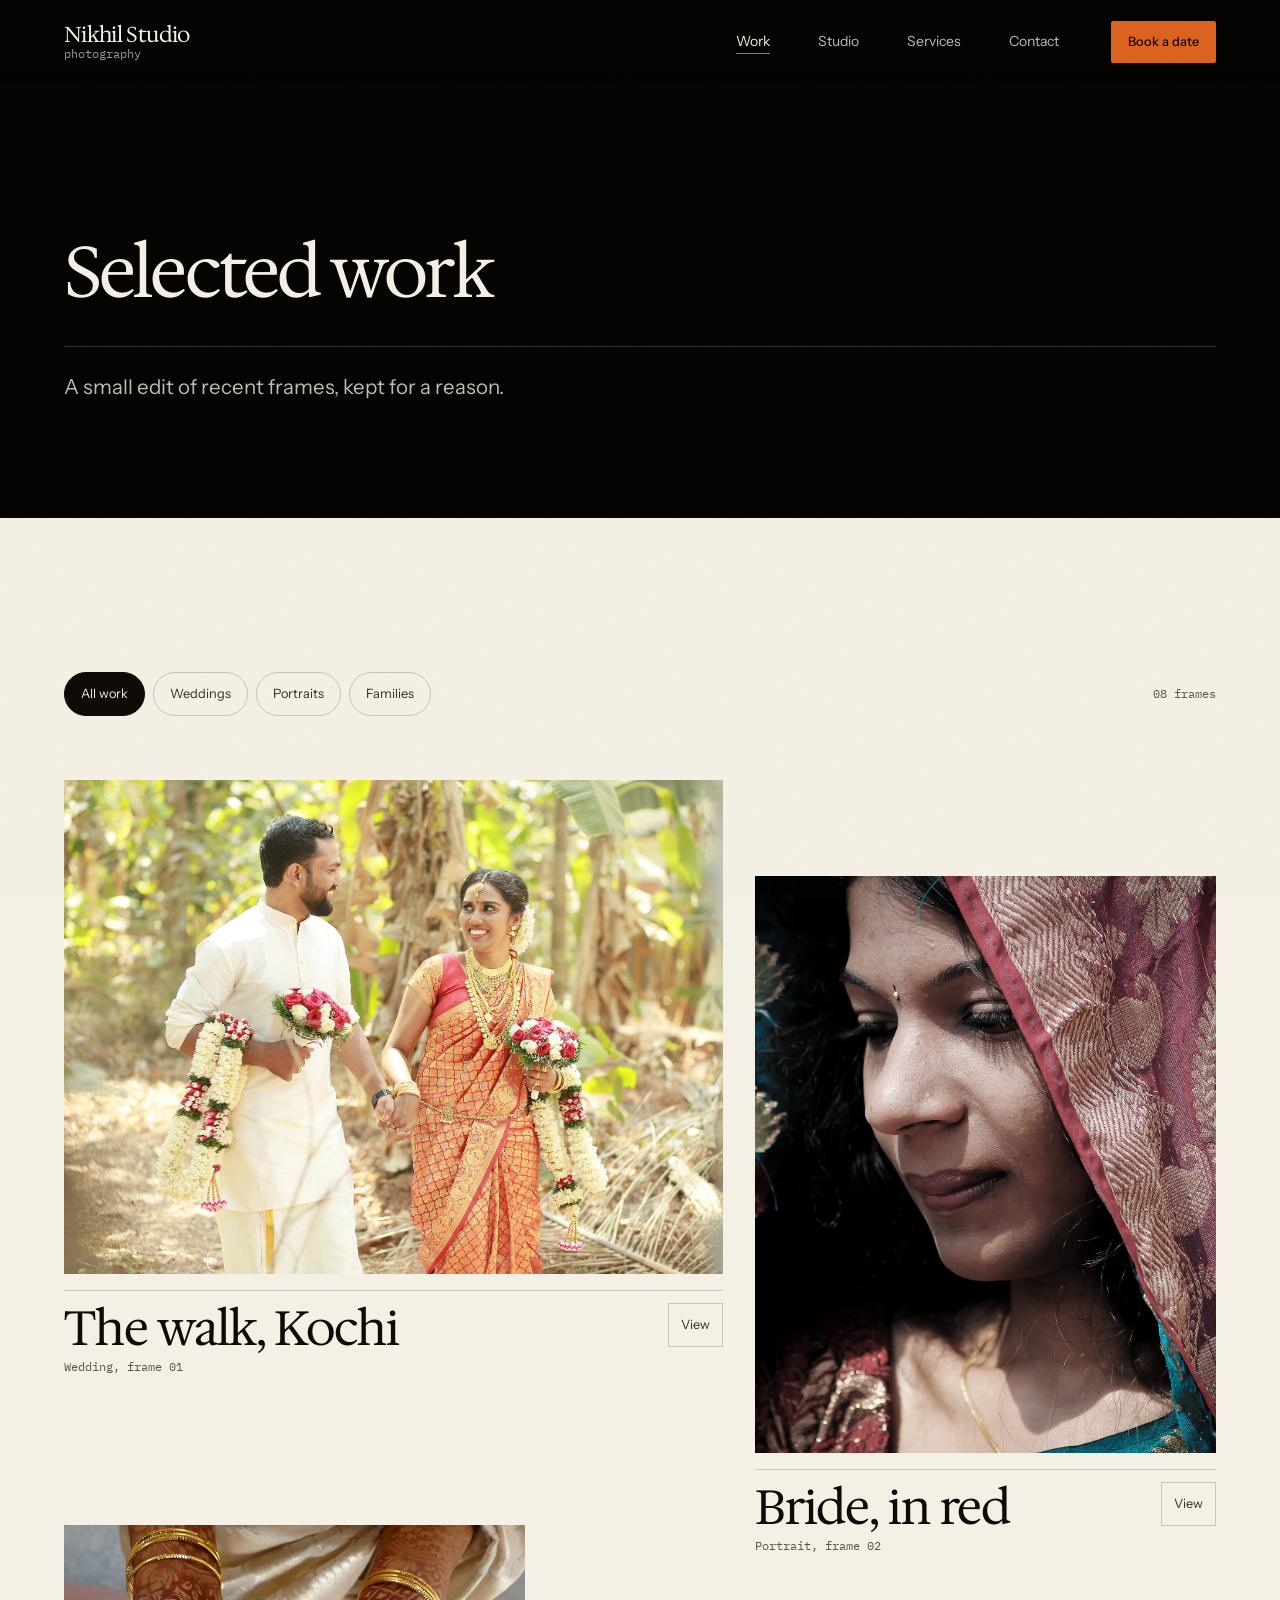
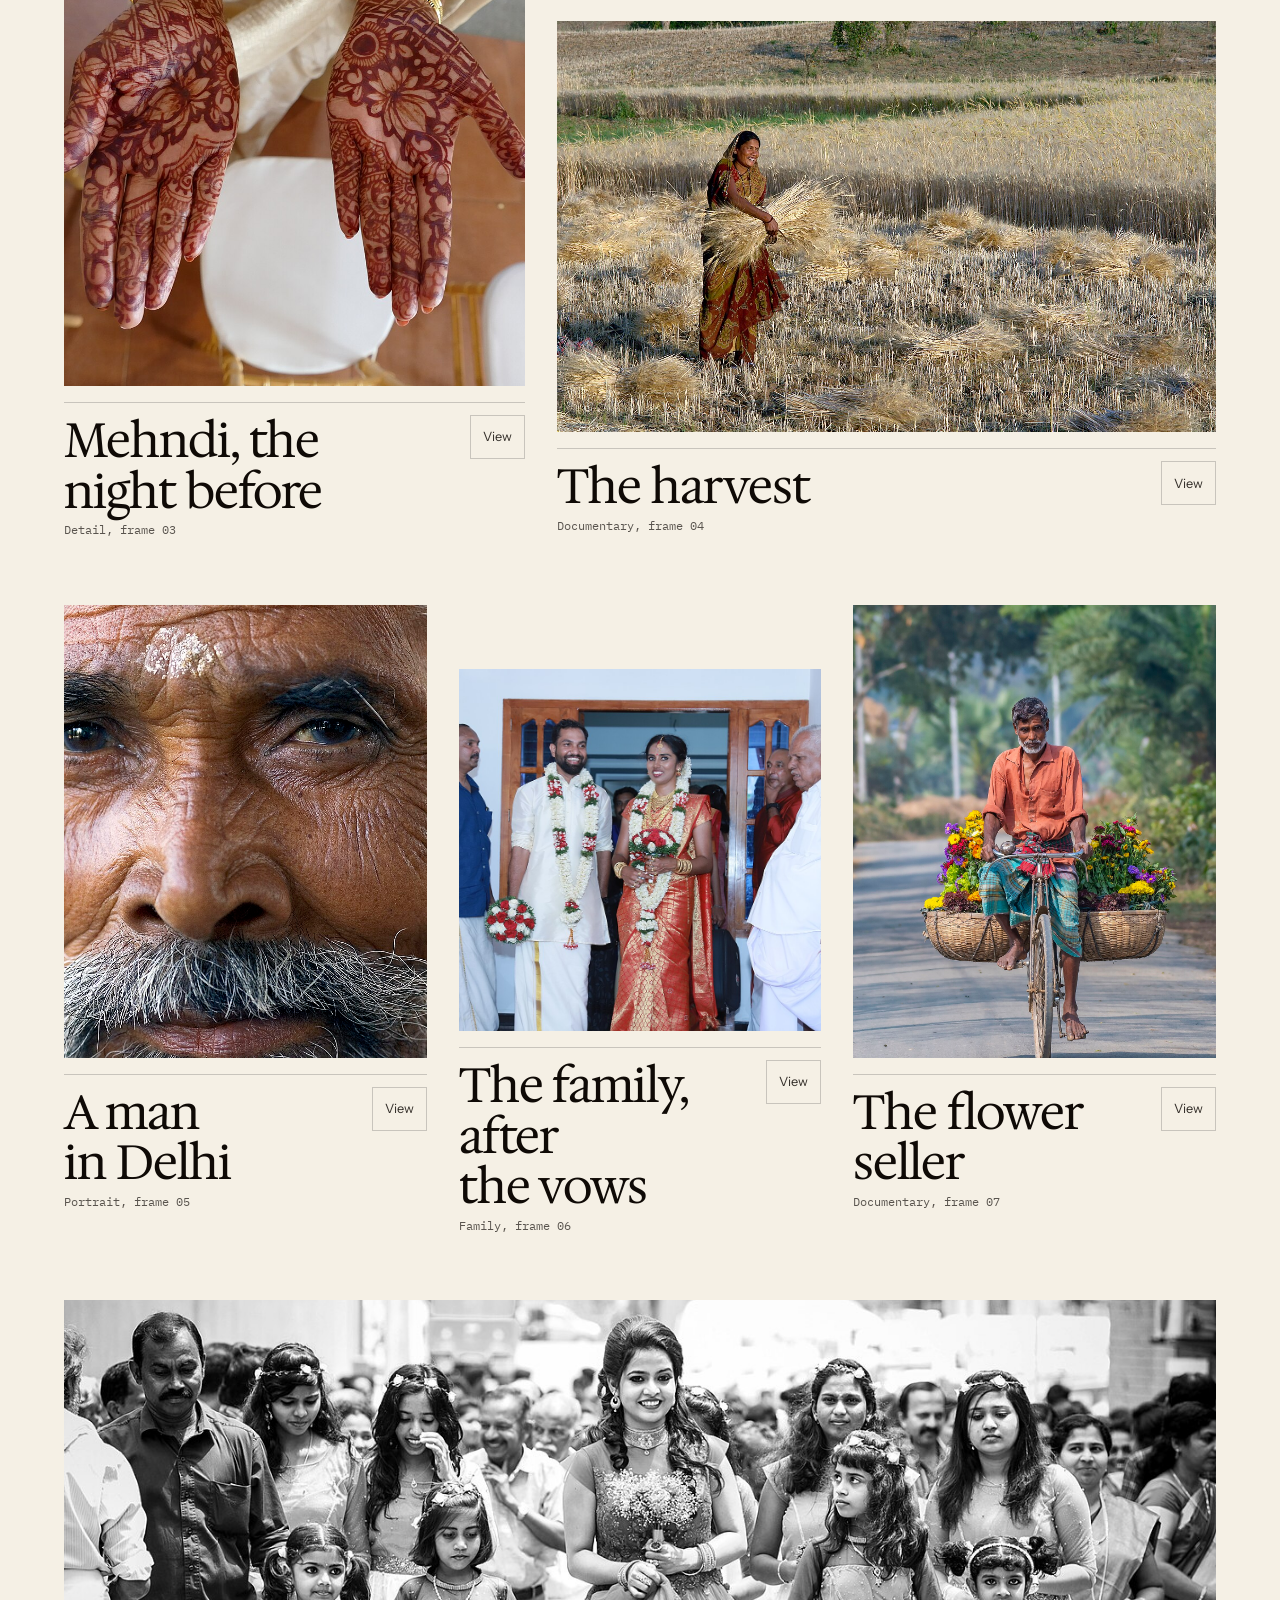
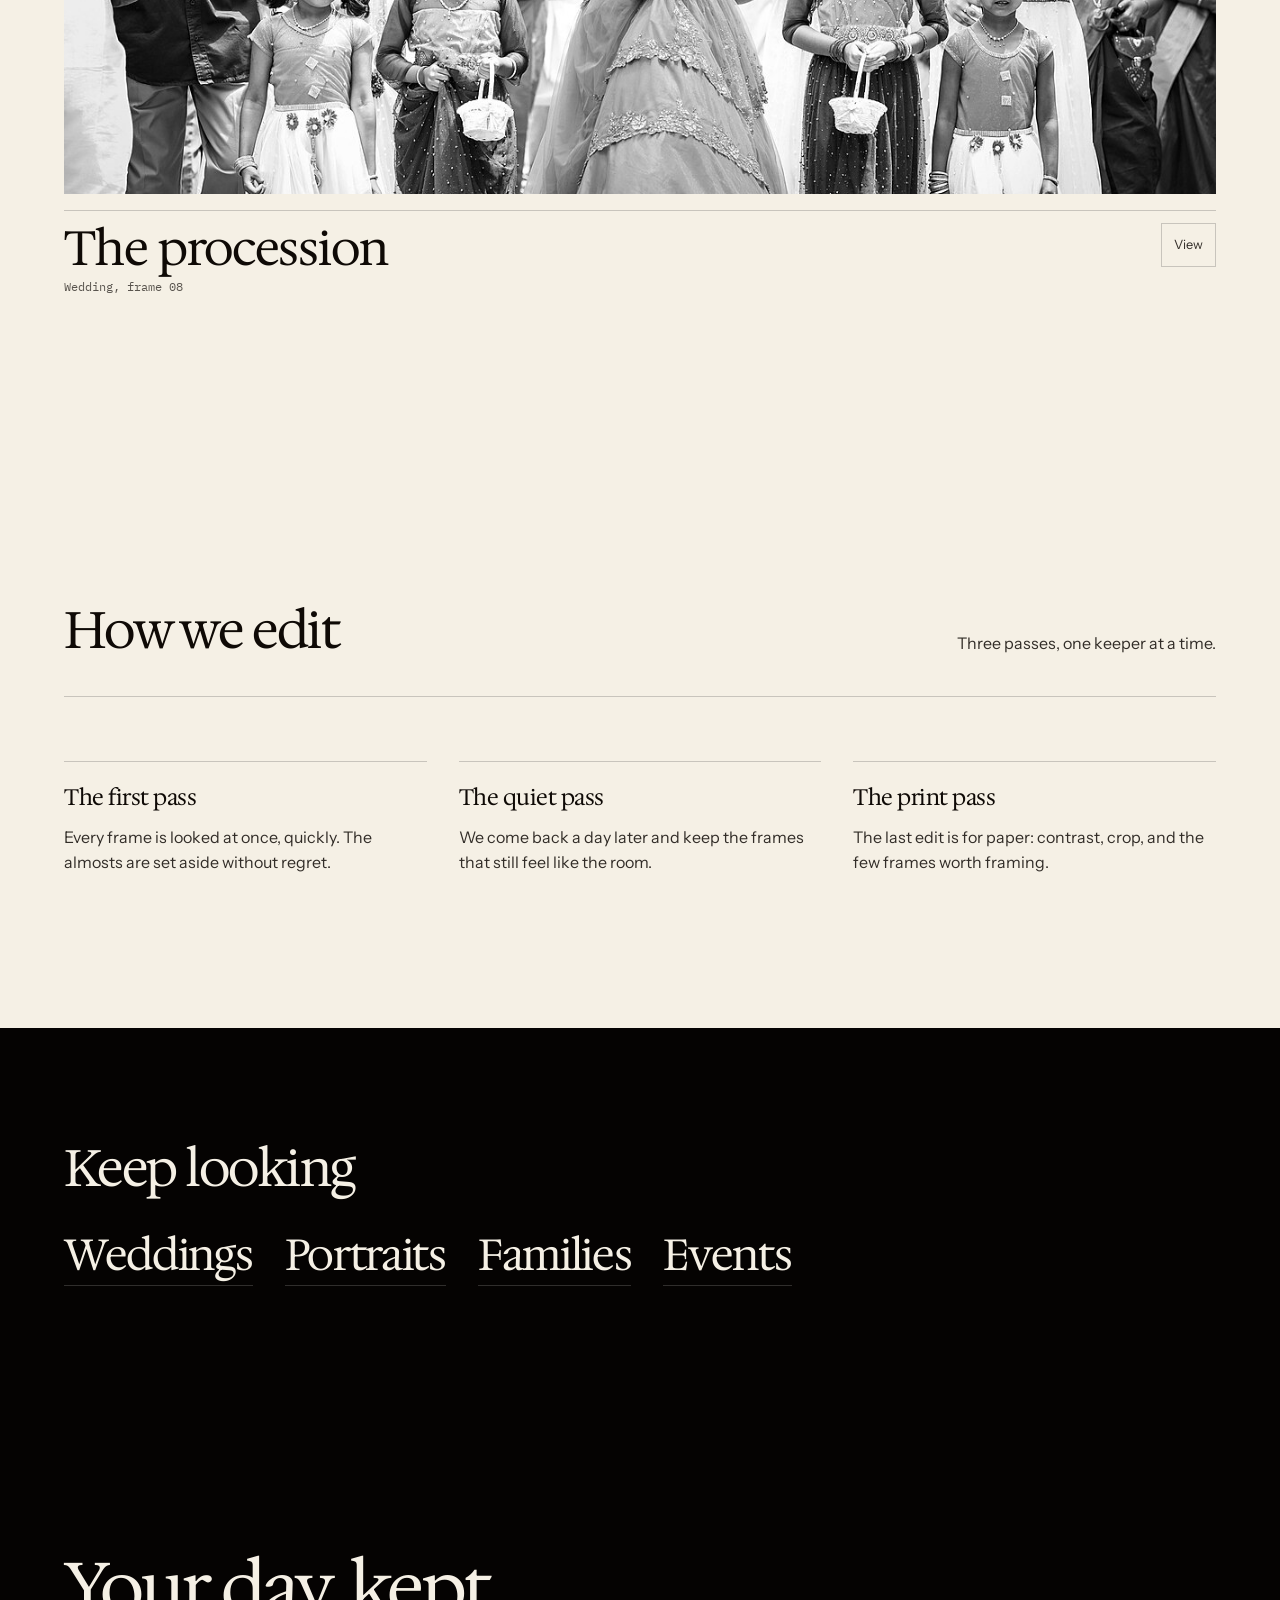
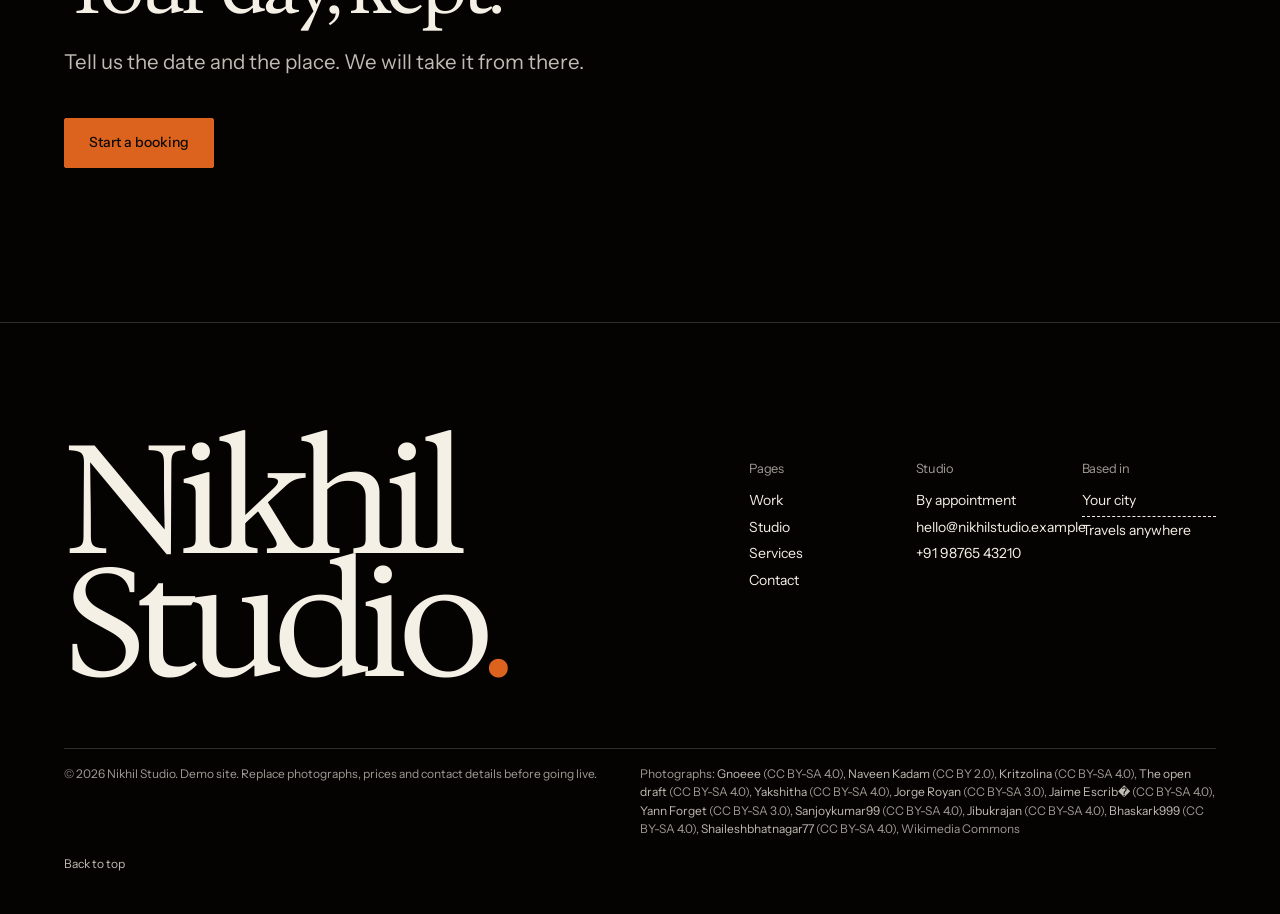
<file: work.html>
<!doctype html>
<html lang="en">
<head>
  <meta charset="utf-8">
  <meta name="viewport" content="width=device-width, initial-scale=1">
  <title>Work, Nikhil Studio</title>
  <meta name="description" content="Selected wedding, portrait and family work by Nikhil Studio. A demo gallery ready for your own photographs.">
  <link rel="preconnect" href="https://fonts.googleapis.com">
  <link rel="preconnect" href="https://fonts.gstatic.com" crossorigin>
  <link href="https://fonts.googleapis.com/css2?family=Hedvig+Letters+Serif:opsz@12..24&family=Instrument+Sans:wght@400;500;600&family=IBM+Plex+Mono:wght@400;500&display=swap" rel="stylesheet">
  <link rel="icon" href="data:image/svg+xml,%3Csvg xmlns='http://www.w3.org/2000/svg' viewBox='0 0 32 32'%3E%3Crect width='32' height='32' fill='%230d0b09'/%3E%3Ctext x='16' y='22' font-family='Georgia,serif' font-size='20' fill='%23f4efe6' text-anchor='middle'%3EN%3C/text%3E%3C/svg%3E">
  <link rel="stylesheet" href="styles.css?v=7">
  <script>document.documentElement.classList.add('js');</script>
<noscript><style>@media (max-width:60rem){.site-nav{display:flex;flex-wrap:wrap;grid-column:1/-1;padding-block:var(--space-xs)}.menu-toggle{display:none}.site-header__cta{display:none}}</style></noscript>
</head>
<body data-page="work">
  <a class="skip-link" href="#main">Skip to the work</a>
  <div class="grain" aria-hidden="true"></div>
  <div class="scroll-progress" id="scroll-progress" aria-hidden="true"></div>

  <div class="preloader" id="preloader" aria-hidden="true" hidden>
    <div class="preloader__inner">
      <p class="preloader__word">Nikhil Studio</p>
      <div class="preloader__bar"><span></span></div>
    </div>
  </div>

  <header class="site-header" id="site-header">
    <div class="shell site-header__inner">
      <a class="brand" href="index.html" aria-label="Nikhil Studio home">
        <span class="brand__name">Nikhil Studio</span>
        <span class="brand__meta">photography</span>
      </a>
      <nav class="site-nav" aria-label="Primary">
        <a href="work.html" aria-current="page">Work</a>
        <a href="studio.html">Studio</a>
        <a href="services.html">Services</a>
        <a href="contact.html">Contact</a>
      </nav>
      <a class="btn btn--solid btn--small site-header__cta" href="contact.html" data-magnetic>Book a date</a>
      <button class="menu-toggle" type="button" aria-expanded="false" aria-controls="menu" id="menu-toggle">
        <span class="menu-toggle__label">Menu</span>
        <span class="menu-toggle__bars" aria-hidden="true"><span></span><span></span></span>
      </button>
    </div>
  </header>

  <div class="menu" id="menu" aria-hidden="true">
    <div class="shell menu__inner">
      <nav class="menu__nav" aria-label="Menu">
        <a href="index.html"><span>Home</span></a>
        <a href="work.html"><span>Work</span></a>
        <a href="studio.html"><span>Studio</span></a>
        <a href="services.html"><span>Services</span></a>
        <a href="contact.html"><span>Contact</span></a>
      </nav>
      <div class="menu__foot">
        <p>Wedding and portrait photography. By appointment.</p>
        <a href="mailto:hello@nikhilstudio.example">hello@nikhilstudio.example</a>
      </div>
    </div>
  </div>

  <main id="main">
    <section class="page-hero">
      <div class="shell">
        <h1>Selected work</h1>
        <div class="page-hero__row">
          <p>A small edit of recent frames, kept for a reason.</p>
        </div>
      </div>
    </section>

    <section class="work section--light">
      <div class="shell">
        <div class="filters" role="group" aria-label="Filter the work">
          <button class="filter" type="button" data-filter="all" aria-pressed="true">All work</button>
          <button class="filter" type="button" data-filter="wedding" aria-pressed="false">Weddings</button>
          <button class="filter" type="button" data-filter="portrait" aria-pressed="false">Portraits</button>
          <button class="filter" type="button" data-filter="family" aria-pressed="false">Families</button>
          <span class="meta" id="work-count" aria-live="polite">08 frames</span>
        </div>

        <div class="work-grid" id="work-grid">
          <article class="work-card" data-category="wedding" data-reveal="clip">
            <figure data-slot="w1" data-alt="Replace with your wedding ceremony photograph.">
              <img src="images/hero.jpg" width="1920" height="1280" alt="a South Indian bride and groom walking hand in hand" loading="lazy" style="object-position:60% 40%">
            </figure>
            <div class="work-card__cap">
              <div><h2>The walk, Kochi</h2><span class="meta">Wedding, frame 01</span></div>
              <button class="work-card__open" type="button" data-lightbox data-title="The walk, Kochi" data-caption="Wedding, frame 01. Demo frame.">View</button>
            </div>
          </article>

          <article class="work-card" data-category="portrait" data-reveal="clip" style="--d: 80ms">
            <figure data-slot="w2" data-alt="Replace with your family candid.">
              <img src="images/bride.jpg" width="1280" height="1913" alt="close portrait of an Indian bride" loading="lazy" style="object-position:50% 40%">
            </figure>
            <div class="work-card__cap">
              <div><h2>Bride, in red</h2><span class="meta">Portrait, frame 02</span></div>
              <button class="work-card__open" type="button" data-lightbox data-title="Bride, in red" data-caption="Portrait, frame 02. Demo frame.">View</button>
            </div>
          </article>

          <article class="work-card" data-category="portrait" data-reveal="clip">
            <figure data-slot="w3" data-alt="Replace with a close portrait.">
              <img src="images/mehndi.jpg" width="1280" height="853" alt="a bride's hands covered in intricate mehndi" loading="lazy" style="object-position:50% 50%">
            </figure>
            <div class="work-card__cap">
              <div><h2>Mehndi, the night before</h2><span class="meta">Detail, frame 03</span></div>
              <button class="work-card__open" type="button" data-lightbox data-title="Mehndi, the night before" data-caption="Detail, frame 03. Demo frame.">View</button>
            </div>
          </article>

          <article class="work-card" data-category="portrait" data-reveal="clip" style="--d: 80ms">
            <figure data-slot="w4" data-alt="Replace with an outdoor family frame.">
              <img src="images/field.jpg" width="1280" height="896" alt="a woman in a sari carrying wheat in a field" loading="lazy" style="object-position:35% 55%">
            </figure>
            <div class="work-card__cap">
              <div><h2>The harvest</h2><span class="meta">Documentary, frame 04</span></div>
              <button class="work-card__open" type="button" data-lightbox data-title="The harvest" data-caption="Documentary, frame 04. Demo frame.">View</button>
            </div>
          </article>

          <article class="work-card" data-category="portrait" data-reveal="clip">
            <figure data-slot="w5" data-alt="Replace with a lifestyle portrait.">
              <img src="images/portrait-man.jpg" width="1280" height="853" alt="close portrait of an Indian man in Delhi" loading="lazy" style="object-position:50% 35%">
            </figure>
            <div class="work-card__cap">
              <div><h2>A man in Delhi</h2><span class="meta">Portrait, frame 05</span></div>
              <button class="work-card__open" type="button" data-lightbox data-title="A man in Delhi" data-caption="Portrait, frame 05. Demo frame.">View</button>
            </div>
          </article>

          <article class="work-card" data-category="family" data-reveal="clip" style="--d: 80ms">
            <figure data-slot="w6" data-alt="Replace with a family photograph.">
              <img src="images/family.jpg" width="1280" height="853" alt="a South Indian bride and groom with their family" loading="lazy" style="object-position:50% 40%">
            </figure>
            <div class="work-card__cap">
              <div><h2>The family, after the vows</h2><span class="meta">Family, frame 06</span></div>
              <button class="work-card__open" type="button" data-lightbox data-title="The family, after the vows" data-caption="Family, frame 06. Demo frame.">View</button>
            </div>
          </article>

          <article class="work-card" data-category="portrait" data-reveal="clip">
            <figure data-slot="w7" data-alt="Replace with a darkroom or print frame.">
              <img src="images/flower-seller.jpg" width="1280" height="1840" alt="a flower seller on a bicycle with baskets of marigolds" loading="lazy" style="object-position:50% 40%">
            </figure>
            <div class="work-card__cap">
              <div><h2>The flower seller</h2><span class="meta">Documentary, frame 07</span></div>
              <button class="work-card__open" type="button" data-lightbox data-title="The flower seller" data-caption="Documentary, frame 07. Demo frame.">View</button>
            </div>
          </article>

          <article class="work-card" data-category="wedding" data-reveal="clip" style="--d: 80ms">
            <figure data-slot="w8" data-alt="Replace with a wide family frame.">
              <img src="images/procession.jpg" width="1280" height="853" alt="a black and white procession of a South Indian bride" loading="lazy" style="object-position:50% 45%">
            </figure>
            <div class="work-card__cap">
              <div><h2>The procession</h2><span class="meta">Wedding, frame 08</span></div>
              <button class="work-card__open" type="button" data-lightbox data-title="The procession" data-caption="Wedding, frame 08. Demo frame.">View</button>
            </div>
          </article>
        </div>
      </div>
    </section>

    <section class="notes section--light">
      <div class="shell">
        <div class="section-head" data-reveal>
          <h2>How we edit</h2>
          <p>Three passes, one keeper at a time.</p>
        </div>
        <div class="notes__grid">
          <article class="note" data-reveal>
            <h3>The first pass</h3>
            <p>Every frame is looked at once, quickly. The almosts are set aside without regret.</p>
          </article>
          <article class="note" data-reveal style="--d: 90ms">
            <h3>The quiet pass</h3>
            <p>We come back a day later and keep the frames that still feel like the room.</p>
          </article>
          <article class="note" data-reveal style="--d: 180ms">
            <h3>The print pass</h3>
            <p>The last edit is for paper: contrast, crop, and the few frames worth framing.</p>
          </article>
        </div>
      </div>
    </section>

    <section class="service-strip section--dark">
      <div class="shell">
        <h2>Keep looking</h2>
        <div class="service-strip__links">
          <a href="services.html">Weddings</a>
          <a href="services.html">Portraits</a>
          <a href="services.html">Families</a>
          <a href="services.html">Events</a>
        </div>
      </div>
    </section>

    <section class="closing section--dark">
      <div class="shell">
        <h2>Your day, kept.</h2>
        <p>Tell us the date and the place. We will take it from there.</p>
        <a class="btn btn--solid" href="contact.html" data-magnetic>Start a booking</a>
      </div>
    </section>
  </main>

  <footer class="site-footer">
    <div class="shell">
      <div class="site-footer__top">
        <h2 class="site-footer__word">Nikhil Studio<span>.</span></h2>
        <div class="site-footer__cols">
          <div>
            <h2>Pages</h2>
            <a href="work.html">Work</a>
            <a href="studio.html">Studio</a>
            <a href="services.html">Services</a>
            <a href="contact.html">Contact</a>
          </div>
          <div>
            <h2>Studio</h2>
            <span>By appointment</span>
            <a href="mailto:hello@nikhilstudio.example">hello@nikhilstudio.example</a>
            <a href="tel:+919876543210">+91 98765 43210</a>
          </div>
          <div>
            <h2>Based in</h2>
            <span class="fill">Your city</span>
            <span>Travels anywhere</span>
          </div>
        </div>
      </div>
      <div class="site-footer__bottom">
        <p>© 2026 Nikhil Studio. Demo site. Replace photographs, prices and contact details before going live.</p>
        <p data-credits>Photographs: <a href="https://commons.wikimedia.org/wiki/File:Bride_and_groom_talking_and_walking_together.jpg">Gnoeee</a> (CC BY-SA 4.0), <a href="https://commons.wikimedia.org/wiki/File:Indian_Bride_2.jpg">Naveen Kadam</a> (CC BY 2.0), <a href="https://commons.wikimedia.org/wiki/File:Henna_tattoo_(Mehndi)_at_a_wedding_in_India_01.jpg">Kritzolina</a> (CC BY-SA 4.0), <a href="https://commons.wikimedia.org/wiki/File:Haldi_Ceremony_-_An_Indian_Wedding_Ritual.jpg">The open draft</a> (CC BY-SA 4.0), <a href="https://commons.wikimedia.org/wiki/File:Haldi_ceremony_7.jpg">Yakshitha</a> (CC BY-SA 4.0), <a href="https://commons.wikimedia.org/wiki/File:India_-_Delhi_portrait_of_a_man_-_4780.jpg">Jorge Royan</a> (CC BY-SA 3.0), <a href="https://commons.wikimedia.org/wiki/File:Indian_woman_portrait_II.jpg">Jaime Escrib�</a> (CC BY-SA 4.0), <a href="https://commons.wikimedia.org/wiki/File:Woman_harvesting_wheat,_Raisen_district,_Madhya_Pradesh,_India_ggia_version.jpg">Yann Forget</a> (CC BY-SA 3.0), <a href="https://commons.wikimedia.org/wiki/File:Flowerman.jpg">Sanjoykumar99</a> (CC BY-SA 4.0), <a href="https://commons.wikimedia.org/wiki/File:Bride_on_Wedding_Day.jpg">Jibukrajan</a> (CC BY-SA 4.0), <a href="https://commons.wikimedia.org/wiki/File:BRIDE_FEELING_JOY_AND_LOVE_IN_MARRIAGE_MOMENTS.jpg">Bhaskark999</a> (CC BY-SA 4.0), <a href="https://commons.wikimedia.org/wiki/File:Indian_wedding_couple.jpg">Shaileshbhatnagar77</a> (CC BY-SA 4.0), Wikimedia Commons</p>
        <a href="#top">Back to top</a>
      </div>
    </div>
  </footer>

  <dialog class="lightbox" id="lightbox" aria-labelledby="lightbox-title">
    <div class="lightbox__bar">
      <h2 class="lightbox__title" id="lightbox-title">Frame</h2>
      <div class="lightbox__nav">
        <span class="lightbox__count" id="lightbox-count">01 / 08</span>
        <button class="lightbox__btn" type="button" id="lightbox-prev" aria-label="Previous frame">Prev</button>
        <button class="lightbox__btn" type="button" id="lightbox-next" aria-label="Next frame">Next</button>
        <button class="lightbox__btn" type="button" id="lightbox-close">Close</button>
      </div>
    </div>
    <div class="lightbox__media" id="lightbox-media">
      <img id="lightbox-img" src="images/hero.jpg" width="1920" height="1280" alt="Frame preview">
    </div>
    <p class="lightbox__cap" id="lightbox-cap">Demo frame.</p>
  </dialog>

  <script src="script.js?v=7"></script>
  <script>setTimeout(function(){document.body.classList.add('is-ready');document.body.classList.remove('is-locked');document.querySelectorAll('[data-reveal]').forEach(function(el){el.classList.add('is-in')});},2600);</script>
  <script>window.hallmarkSlots = (m) => { for (const [k, v] of Object.entries(m)) { const s = document.querySelector(`[data-slot="${k}"]`); if (!s) continue; const im = new Image(); im.src = typeof v === 'string' ? v : v.src; im.alt = (typeof v === 'object' && v.alt) || s.dataset.alt || ''; s.querySelectorAll(':scope > img').forEach((o) => o.remove()); s.prepend(im); } };
document.querySelectorAll('[data-slot] img').forEach((i) => { if (i.complete && !i.naturalWidth) i.remove(); else i.addEventListener('error', () => i.remove(), { once: true }); });</script>
</body>
</html>
</file>
<file: styles.css>
/* Hallmark · shape: Photographic, multi-page studio site · genre: editorial · theme: Studio (cinematic darkroom extension) · job: book · draw: f1ae3b
 * hero: Poster · nav: fixed edge-aligned with full menu · footer: mast · imagery: photographs, library 8, natural · signature: scroll-driven contact sheet and floating service previews
 * axes: dark/warm/roman-serif · posture: committed · contrast: pass · fold: pass · v2.0.0 */
/* Hallmark · pre-emit critique: P10 H10 E10 S10 R10 V10 · weakest: V, one demo note in the footer and real-sounding copy everywhere else. */
/* waive accent-viewport: the orange is a signal on rules, one button and the progress bar, under five percent of any viewport. */
/* waive heading-spacing: work captions sit under their frames; the gap above is the frame, the gap below is the caption block. */
/* waive cramped-padding: full-bleed sections use the shell gutter for inline inset; the background is intentionally edge to edge. */
/* waive repeating-stripes-gradient: the filmstrip perforations are a deliberate darkroom material, not decorative stripes. */
/* waive overused-font: Instrument Sans is the body face of this Studio system; Hedvig carries the display voice. */
@import url("./tokens.css");
@import url("./base.css");

:root {
  color-scheme: dark;
  --color-night: oklch(10.5% 0.008 65);
  --color-ink: oklch(15% 0.012 65);
  --color-ink-2: oklch(30% 0.012 65);
  --color-paper: oklch(95.5% 0.015 85);
  --color-paper-hi: oklch(98.4% 0.008 85);
  --color-paper-2: oklch(91% 0.018 85);
  --color-paper-3: oklch(86% 0.02 85);
  --color-muted: oklch(45% 0.012 75);
  --color-rule: oklch(82% 0.012 85);
  --color-accent: oklch(64% 0.17 45);
  --color-accent-ink: oklch(15% 0.012 65);
  --color-focus: oklch(72% 0.15 55);
  --color-focus-light: oklch(46% 0.16 45);
  --color-line-dark: color-mix(in oklab, var(--color-paper) 18%, transparent);
  --color-line-dark-strong: color-mix(in oklab, var(--color-paper) 32%, transparent);
  --color-paper-soft: color-mix(in oklab, var(--color-paper) 78%, transparent);
  --color-paper-dim: color-mix(in oklab, var(--color-paper) 64%, transparent);

  --font-display: "Hedvig Letters Serif", ui-serif, Georgia, serif;
  --font-body: "Instrument Sans", ui-sans-serif, system-ui, sans-serif;
  --font-mono: "IBM Plex Mono", ui-monospace, "SFMono-Regular", monospace;

  --display-xl: clamp(3.8rem, 9vw, 9rem);
  --display: clamp(2.6rem, 5.6vw, 5.5rem);
  --section: clamp(2.2rem, 4vw, 4rem);
  --title: clamp(1.4rem, 1.6vw, 2rem);

  --header-h: 84px;
  --nav-h: var(--header-h);
  --section-gap-s: clamp(72px, 9vw, 128px);
  --section-gap: clamp(96px, 12vw, 176px);
  --section-gap-l: clamp(120px, 15vw, 220px);

  --shadow-sheet: 1px 2px 0 color-mix(in oklab, var(--color-ink) 7%, transparent), 18px 30px 60px -24px color-mix(in oklab, var(--color-ink) 40%, transparent);
  --shadow-lift: 0 24px 60px -30px color-mix(in oklab, var(--color-night) 80%, transparent);
  --dur-focal: 1100ms;
  --ease-out: cubic-bezier(0.16, 1, 0.3, 1);
}

/* base */
html {
  scroll-behavior: smooth;
  scrollbar-width: thin;
  scrollbar-color: color-mix(in oklab, var(--color-paper) 30%, transparent) var(--color-night);
}
::-webkit-scrollbar { width: 10px; }
::-webkit-scrollbar-track { background: var(--color-night); }
::-webkit-scrollbar-thumb {
  background: color-mix(in oklab, var(--color-paper) 30%, transparent);
  border-radius: 999px;
  border: 2px solid var(--color-night);
}
::-webkit-scrollbar-thumb:hover { background: var(--color-paper); }

body {
  margin: 0;
  background: var(--color-night);
  color: var(--color-paper);
  font-family: var(--font-body);
  font-size: var(--text-md);
  line-height: 1.55;
  -webkit-font-smoothing: antialiased;
  text-rendering: optimizeLegibility;
}
body.is-locked { overflow: hidden; }

::selection { background: var(--color-accent); color: var(--color-accent-ink); }
::placeholder { color: var(--color-muted); opacity: 1; }

a { color: inherit; }
img { display: block; }

.shell {
  width: 100%;
  max-width: var(--container);
  margin-inline: auto;
  padding-inline: var(--gutter);
}

.grain {
  position: fixed;
  inset: 0;
  z-index: 9000;
  pointer-events: none;
  opacity: 0.035;
  background-image: url("data:image/svg+xml,%3Csvg xmlns='http://www.w3.org/2000/svg' width='180' height='180'%3E%3Cfilter id='n'%3E%3CfeTurbulence type='fractalNoise' baseFrequency='.85' numOctaves='2' stitchTiles='stitch'/%3E%3C/filter%3E%3Crect width='100%25' height='100%25' filter='url(%23n)' opacity='.6'/%3E%3C/svg%3E");
}

.skip-link {
  position: fixed;
  top: var(--space-md);
  left: var(--space-md);
  z-index: 10000;
  transform: translateY(-200%);
  background: var(--color-paper);
  color: var(--color-ink);
  padding: var(--space-sm) var(--space-md);
  border: var(--rule-hair) solid var(--color-ink);
  text-decoration: none;
}
.skip-link:focus-visible { transform: translateY(0); outline: 2px solid var(--color-focus); outline-offset: 2px; }

.scroll-progress {
  position: fixed;
  inset: 0 0 auto;
  height: 3px;
  z-index: 10001;
  background: var(--color-accent);
  transform: scaleX(0);
  transform-origin: left;
  pointer-events: none;
}

/* preloader */
.preloader {
  position: fixed;
  inset: 0;
  z-index: 10002;
  display: grid;
  place-items: center;
  background: var(--color-night);
  color: var(--color-paper);
}
.preloader.is-done { opacity: 0; transition: opacity 520ms var(--ease-out); }
.preloader__inner { display: grid; justify-items: center; gap: var(--space-lg); }
.preloader__word {
  margin: 0;
  font-family: var(--font-display);
  font-size: clamp(2rem, 4vw, 3.5rem);
  letter-spacing: -0.03em;
  line-height: 1;
}
.preloader__bar {
  width: 180px;
  height: 1px;
  background: var(--color-line-dark);
  overflow: hidden;
}
.preloader__bar span {
  display: block;
  height: 100%;
  background: var(--color-accent);
  transform: scaleX(0);
  transform-origin: left;
  animation: loadBar 900ms var(--ease-out) 80ms forwards;
}
@keyframes loadBar { to { transform: scaleX(1); } }

/* header */
.site-header {
  position: fixed;
  inset: 0 0 auto;
  z-index: 800;
  border-bottom: 1px solid transparent;
  transition: background-color 320ms var(--ease-out), border-color 320ms var(--ease-out), backdrop-filter 320ms var(--ease-out);
}
.site-header::before {
  content: "";
  position: absolute;
  inset: 0;
  z-index: -1;
  background: linear-gradient(to bottom, color-mix(in oklab, var(--color-night) 62%, transparent), transparent);
  pointer-events: none;
  transition: opacity 320ms var(--ease-out);
}
.site-header.is-scrolled {
  background: color-mix(in oklab, var(--color-night) 88%, transparent);
  backdrop-filter: blur(16px) saturate(1.1);
  -webkit-backdrop-filter: blur(16px) saturate(1.1);
  border-bottom-color: var(--color-line-dark);
}
.site-header.is-scrolled::before { opacity: 0; }
.site-header__inner {
  min-height: var(--header-h);
  display: flex;
  align-items: center;
  gap: var(--gap-columns);
}
.brand {
  display: inline-flex;
  flex-direction: column;
  gap: var(--space-3xs);
  text-decoration: none;
  color: var(--color-paper);
  line-height: 1;
  margin-right: auto;
}
.brand__name {
  font-family: var(--font-display);
  font-size: 1.35rem;
  letter-spacing: -0.03em;
}
.brand__meta {
  font-family: var(--font-mono);
  font-size: 0.75rem;
  color: var(--color-paper-dim);
}
.site-nav { display: flex; align-items: center; gap: var(--gap-columns); }
.site-nav a {
  position: relative;
  display: inline-flex;
  align-items: center;
  min-height: 44px;
  padding-inline: var(--space-xs);
  text-decoration: none;
  font-size: var(--text-sm);
  color: var(--color-paper-soft);
  transition: color 220ms var(--ease-out);
}
.site-nav a::after {
  content: "";
  position: absolute;
  left: var(--space-xs);
  right: var(--space-xs);
  bottom: 10px;
  height: 1px;
  background: var(--color-accent);
  transform: scaleX(0);
  transform-origin: left;
  transition: transform 320ms var(--ease-out);
}
.site-nav a:hover { color: var(--color-paper); }
.site-nav a:hover::after,
.site-nav a[aria-current="page"]::after { transform: scaleX(1); }
.site-nav a[aria-current="page"] { color: var(--color-paper); }
.site-header__cta { margin-left: var(--space-sm); }

.menu-toggle {
  display: none;
  align-items: center;
  gap: var(--space-sm);
  min-height: 44px;
  padding: 0 var(--space-sm);
  border: 0;
  background: transparent;
  color: var(--color-paper);
  font-family: var(--font-mono);
  font-size: 0.7rem;
  cursor: pointer;
}
.menu-toggle__bars { display: grid; gap: var(--space-2xs); width: 22px; }
.menu-toggle__bars span {
  display: block;
  height: 1px;
  background: currentColor;
  transition: transform 320ms var(--ease-out);
}
.menu-toggle[aria-expanded="true"] .menu-toggle__bars span:first-child { transform: translateY(3px) rotate(45deg); }
.menu-toggle[aria-expanded="true"] .menu-toggle__bars span:last-child { transform: translateY(-3px) rotate(-45deg); }
.menu-toggle:focus-visible { outline: 2px solid var(--color-focus); outline-offset: 2px; }

/* full menu */
.menu {
  position: fixed;
  inset: 0;
  z-index: 790;
  background: var(--color-night);
  color: var(--color-paper);
  display: flex;
  flex-direction: column;
  justify-content: space-between;
  padding: calc(var(--header-h) + var(--space-xl)) 0 calc(var(--space-xl) + env(safe-area-inset-bottom, 0px));
  overflow-y: auto;
  transform: translateY(-100%);
  visibility: hidden;
  transition: transform 640ms var(--ease-out), visibility 0s 640ms;
}
.menu.is-open { transform: translateY(0); visibility: visible; transition: transform 640ms var(--ease-out), visibility 0s; }
.menu__inner { display: flex; flex-direction: column; justify-content: space-between; flex: 1; gap: var(--gap-columns); }
.menu__nav { display: flex; flex-direction: column; gap: var(--space-xs); }
.menu__nav a {
  display: block;
  overflow: hidden;
  text-decoration: none;
  font-family: var(--font-display);
  font-size: clamp(2.4rem, 7vw, 5rem);
  line-height: 1.02;
  letter-spacing: -0.035em;
  color: var(--color-paper);
}
.menu__nav a span {
  display: block;
  transform: translateY(110%);
  transition: transform 640ms var(--ease-out);
}
.menu.is-open .menu__nav a span { transform: translateY(0); }
.menu__nav a:nth-child(2) span { transition-delay: 60ms; }
.menu__nav a:nth-child(3) span { transition-delay: 120ms; }
.menu__nav a:nth-child(4) span { transition-delay: 180ms; }
.menu__nav a:nth-child(5) span { transition-delay: 240ms; }
.menu__nav a:hover span { color: var(--color-accent); }
.menu__foot {
  display: flex;
  flex-wrap: wrap;
  justify-content: space-between;
  gap: var(--space-lg);
  border-top: 1px solid var(--color-line-dark);
  padding-top: var(--space-lg);
  font-family: var(--font-body);
  font-size: 0.8rem;
  color: var(--color-paper-dim);
}
.menu__foot a { color: var(--color-paper); text-decoration: none; }
.menu__foot a:hover { color: var(--color-accent); }

/* buttons */
.btn {
  position: relative;
  display: inline-flex;
  align-items: center;
  justify-content: center;
  min-height: 50px;
  padding: 0 var(--space-lg);
  border: 1px solid currentColor;
  border-radius: 2px;
  font-family: var(--font-body);
  font-size: var(--text-sm);
  font-weight: 500;
  text-decoration: none;
  white-space: nowrap;
  cursor: pointer;
  overflow: hidden;
  isolation: isolate;
  transition: color 260ms var(--ease-out), border-color 260ms var(--ease-out), transform 260ms var(--ease-out);
}
.btn::before {
  content: "";
  position: absolute;
  inset: 0;
  z-index: -1;
  background: var(--color-paper);
  transform: scaleX(0);
  transform-origin: left;
  transition: transform 360ms var(--ease-out);
}
.btn:hover::before { transform: scaleX(1); }
.btn:focus-visible { outline: 2px solid var(--color-focus); outline-offset: 3px; }
.btn:active { transform: translateY(1px); }
.btn--solid {
  background: var(--color-accent);
  border-color: var(--color-accent);
  color: var(--color-accent-ink);
}
.btn--solid:hover { color: var(--color-ink); border-color: var(--color-paper); }
.btn--line {
  background: transparent;
  color: var(--fg, var(--color-paper));
  border-color: currentColor;
}
.btn--line:hover { color: var(--color-ink); border-color: var(--color-paper); }
.btn--small { min-height: 42px; padding-inline: var(--space-md); font-size: 0.8rem; }
.btn[data-magnetic] { transform: translate(var(--mx, 0), var(--my, 0)); }
.btn:disabled,
.btn[disabled],
.filter:disabled,
.work-card__open:disabled,
.lightbox__btn:disabled {
  opacity: 0.55;
  cursor: not-allowed;
  transform: none;
}

.link {
  display: inline-flex;
  align-items: center;
  min-height: 44px;
  color: var(--fg, currentColor);
  text-decoration: none;
  border-bottom: 1px solid var(--color-accent);
  padding-bottom: var(--space-3xs);
  transition: color 220ms var(--ease-out), border-color 220ms var(--ease-out);
}
.link:hover { color: var(--color-accent); }

.meta {
  font-family: var(--font-mono);
  font-size: 0.75rem;
  line-height: 1.4;
  color: var(--fg-dim, var(--color-paper-dim));
  font-variant-numeric: tabular-nums;
}

/* section themes */
.section--light {
  --bg: var(--color-paper);
  --fg: var(--color-ink);
  --fg-soft: var(--color-ink-2);
  --fg-dim: var(--color-muted);
  --line: var(--color-rule);
  --card: var(--color-paper-hi);
  --color-focus: var(--color-focus-light);
  background: var(--bg);
  color: var(--fg);
}
.section--dark {
  --bg: var(--color-night);
  --fg: var(--color-paper);
  --fg-soft: var(--color-paper-soft);
  --fg-dim: var(--color-paper-dim);
  --line: var(--color-line-dark);
  --card: var(--color-ink);
  background: var(--bg);
  color: var(--fg);
}
.section--light,
.section--dark { padding-block: var(--section-gap); }

.section-head {
  display: grid;
  grid-template-columns: minmax(0, 1fr) auto;
  align-items: end;
  gap: var(--gap-columns);
  padding-bottom: var(--space-xl);
  border-bottom: 1px solid var(--line);
  margin-bottom: var(--space-2xl);
}
.section-head h2 {
  font-family: var(--font-display);
  font-size: var(--section);
  line-height: 0.98;
  letter-spacing: -0.03em;
  color: var(--fg);
  max-width: 18ch;
  margin: 0;
  overflow-wrap: break-word;
  min-width: 0;
}
.section-head p {
  max-width: 38ch;
  margin: 0;
  color: var(--fg-soft);
  font-size: var(--text-md);
  justify-self: end;
}

/* reveal */
html.js [data-reveal] {
  opacity: 0;
  transform: translateY(26px);
  transition: opacity 900ms var(--ease-out), transform 900ms var(--ease-out);
  transition-delay: var(--d, 0ms);
}
html.js [data-reveal="clip"] {
  opacity: 1;
  transform: scale(1.02);
  filter: blur(7px);
  transition: filter 1000ms var(--ease-out), transform 1000ms var(--ease-out);
  transition-delay: var(--d, 0ms);
}
html.js [data-reveal="clip"] img {
  transform: scale(1.08);
  transition: transform 1400ms var(--ease-out);
  transition-delay: var(--d, 0ms);
}
html.js [data-reveal].is-in { opacity: 1; transform: none; filter: none; }
html.js [data-reveal="clip"].is-in img { transform: scale(1); }

/* page transitions, progressive */
@view-transition { navigation: auto; }
@keyframes vtOut { to { opacity: 0; transform: translateY(-6px); } }
@keyframes vtIn { from { opacity: 0; transform: translateY(10px); } }
::view-transition-old(root) { animation: vtOut 220ms var(--ease-in) both; }
::view-transition-new(root) { animation: vtIn 420ms var(--ease-out) both; }

/* hero */
.hero {
  position: relative;
  min-height: 100svh;
  display: flex;
  align-items: flex-end;
  overflow: clip;
  background: var(--color-night);
  color: var(--color-paper);
}
.hero__media { position: absolute; inset: 0; z-index: 0; }
.hero__media img {
  width: 100%;
  height: 100%;
  object-fit: cover;
  object-position: 50% 38%;
  transform: scale(1.08);
  animation: heroSettle 1800ms var(--ease-out) both;
}
@keyframes heroSettle { to { transform: scale(1); } }
@keyframes heroDrift { to { transform: translateY(6%) scale(1.08); } }
@supports (animation-timeline: scroll()) {
  .hero__media {
    animation: heroDrift linear both;
    animation-timeline: scroll(root);
    animation-range: 0 70vh;
  }
}
.hero__scrim {
  position: absolute;
  inset: 0;
  z-index: 1;
  background:
    linear-gradient(to top, color-mix(in oklab, var(--color-night) 94%, transparent) 0%, color-mix(in oklab, var(--color-night) 42%, transparent) 46%, transparent 82%),
    linear-gradient(to right, color-mix(in oklab, var(--color-night) 55%, transparent), transparent 62%);
  pointer-events: none;
}
.hero__content {
  position: relative;
  z-index: 2;
  width: 100%;
  padding-top: calc(var(--header-h) + var(--space-2xl));
  padding-bottom: var(--space-xl);
}
.hero__title {
  margin: 0;
  font-family: var(--font-display);
  font-size: var(--display-xl);
  line-height: 0.92;
  letter-spacing: -0.045em;
  color: var(--color-paper);
  max-width: 12ch;
  overflow-wrap: break-word;
  min-width: 0;
}
.hero__title .line { display: block; overflow: hidden; padding-bottom: 0.04em; }
.hero__title .line > span { display: block; }
html.js .hero__title .line > span { transform: translateY(115%); }
body.is-ready .hero__title .line > span { animation: lineUp 1100ms var(--ease-out) both; }
body.is-ready .hero__title .line:nth-child(2) > span { animation-delay: 120ms; }
@keyframes lineUp { to { transform: translateY(0); } }

.hero__row {
  display: flex;
  align-items: flex-end;
  justify-content: space-between;
  gap: var(--gap-columns);
  margin-top: var(--space-2xl);
  padding-top: var(--space-lg);
  border-top: 1px solid var(--color-line-dark);
}
.hero__intro { max-width: 44ch; }
.hero__intro p {
  margin: 0 0 var(--space-lg);
  font-size: var(--text-lead);
  line-height: 1.4;
  color: var(--color-paper-soft);
}
.hero__actions { display: flex; flex-wrap: wrap; gap: var(--space-sm); }
.hero__meta {
  display: flex;
  align-items: center;
  gap: var(--space-sm);
  font-family: var(--font-body);
  font-size: 0.8rem;
  color: var(--color-paper-dim);
  white-space: nowrap;
}
.hero__meta .rule { width: 40px; height: 1px; background: var(--color-accent); }
.hero__scroll {
  position: absolute;
  right: var(--gutter);
  top: calc(var(--header-h) + var(--space-xl));
  z-index: 2;
  display: flex;
  align-items: center;
  gap: var(--space-sm);
  writing-mode: vertical-rl;
  font-family: var(--font-mono);
  font-size: 0.75rem;
  color: var(--color-paper-dim);
}
.hero__scroll-line {
  display: block;
  width: 1px;
  height: 56px;
  background: linear-gradient(to bottom, var(--color-accent), transparent);
  transform-origin: top;
}
html.js .hero__intro,
html.js .hero__meta { opacity: 0; transform: translateY(18px); }
body.is-ready .hero__intro,
body.is-ready .hero__meta { opacity: 1; transform: none; transition: opacity 900ms var(--ease-out) 360ms, transform 900ms var(--ease-out) 360ms; }

/* intro */
.intro { padding-block: var(--section-gap-l); }
.intro__statement {
  margin: 0;
  font-family: var(--font-display);
  font-size: var(--display);
  line-height: 0.98;
  letter-spacing: -0.035em;
  max-width: 17ch;
  color: var(--fg);
}
.intro__grid {
  display: grid;
  grid-template-columns: minmax(0, 7fr) minmax(0, 5fr);
  gap: var(--gap-columns);
  align-items: end;
  margin-top: var(--space-2xl);
}
.intro__copy { max-width: 46ch; color: var(--fg-soft); font-size: var(--text-lead); line-height: 1.5; }
.intro__copy p { margin: 0 0 var(--space-md); }
.intro__copy p:last-child { margin-bottom: 0; }
.intro__figure { aspect-ratio: 4 / 5; margin: 0; }
.intro__figure figcaption { margin-top: var(--space-sm); }

/* marquee */
.marquee {
  overflow: hidden;
  border-block: 1px solid var(--line);
  padding-block: var(--space-lg);
  background: var(--color-night);
  color: var(--color-paper);
}
.marquee__track {
  display: flex;
  align-items: center;
  gap: var(--gap-columns);
  width: max-content;
  will-change: transform;
  font-family: var(--font-display);
  font-size: clamp(3rem, 7vw, 7rem);
  line-height: 0.9;
  letter-spacing: -0.04em;
  white-space: nowrap;
}
.marquee__dot {
  width: 0.22em;
  height: 0.22em;
  border-radius: 50%;
  background: var(--color-accent);
  flex: 0 0 auto;
}

/* selected work */
.selected { padding-block: var(--section-gap-l); }
.selected__grid {
  display: grid;
  grid-template-columns: repeat(12, minmax(0, 1fr));
  gap: var(--gap-columns);
  row-gap: var(--space-3xl);
}
.work-card {
  display: flex;
  flex-direction: column;
  gap: var(--space-md);
  min-width: 0;
  text-decoration: none;
  color: var(--fg);
}
.work-card figure { margin: 0; overflow: hidden; }
.work-card img {
  width: 100%;
  height: 100%;
  object-fit: cover;
  transition: transform 900ms var(--ease-out), filter 600ms var(--ease-out);
}
.work-card:hover img { transform: scale(1.035); filter: saturate(1.05); }
.work-card__cap {
  display: flex;
  justify-content: space-between;
  gap: var(--space-md);
  align-items: baseline;
  border-top: 1px solid var(--line);
  padding-top: var(--space-sm);
}
.work-card__cap h3 {
  margin: 0;
  font-family: var(--font-display);
  font-size: var(--title);
  line-height: 1.1;
  letter-spacing: -0.015em;
  color: var(--fg);
}
.work-card__cap .meta { white-space: nowrap; }
.work-card--a { grid-column: span 7; }
.work-card--a figure { aspect-ratio: 4 / 3; }
.work-card--b { grid-column: span 5; margin-top: var(--space-3xl); }
.work-card--b figure { aspect-ratio: 4 / 5; }
.work-card--c { grid-column: span 5; margin-top: calc(-1 * var(--space-3xl)); }
.work-card--c figure { aspect-ratio: 1 / 1; }
.work-card--d { grid-column: span 7; }
.work-card--d figure { aspect-ratio: 16 / 10; }

/* filmstrip */
.film { padding-block: var(--section-gap) var(--section-gap-s); }
.film__head {
  display: flex;
  justify-content: space-between;
  align-items: baseline;
  gap: var(--gap-columns);
  padding-bottom: var(--space-lg);
}
.film__head h2 {
  margin: 0;
  font-family: var(--font-display);
  font-size: var(--section);
  line-height: 0.98;
  letter-spacing: -0.03em;
  color: var(--fg);
}
.film__viewport {
  position: relative;
  overflow: hidden;
  border-block: 1px solid var(--line);
  padding-block: var(--space-xl);
}
.film__viewport::before,
.film__viewport::after {
  content: "";
  position: absolute;
  left: 0;
  right: 0;
  height: 10px;
  z-index: 2;
  background-image: repeating-linear-gradient(90deg, transparent 0 10px, color-mix(in oklab, var(--color-paper) 22%, transparent) 10px 20px, transparent 20px 30px);
  pointer-events: none;
}
.film__viewport::before { top: 6px; }
.film__viewport::after { bottom: 6px; }
.film__track {
  display: flex;
  gap: var(--space-lg);
  width: max-content;
  will-change: transform;
}
.film__frame {
  margin: 0;
  width: clamp(240px, 28vw, 420px);
  flex: 0 0 auto;
}
.film__frame figure { margin: 0; aspect-ratio: 3 / 2; }
.film__frame figcaption {
  margin-top: var(--space-sm);
  font-family: var(--font-body);
  font-size: 0.8rem;
  color: var(--fg-dim);
}

/* services */
.services { padding-block: var(--section-gap-l); }
.service-list {
  list-style: none;
  margin: 0;
  padding: 0;
  border-top: 1px solid var(--line);
}
.service-row { border-bottom: 1px solid var(--line); }
.service-row a {
  display: grid;
  grid-template-columns: minmax(0, 2.4fr) minmax(0, 2.6fr) auto;
  gap: var(--gap-columns);
  align-items: baseline;
  padding: var(--space-xl) var(--space-sm);
  text-decoration: none;
  color: var(--fg);
  transition: background-color 320ms var(--ease-out), transform 320ms var(--ease-out);
}
.service-row a:hover,
.service-row a:focus-visible { background: var(--card); transform: translateX(6px); }
.service-row h3 {
  margin: 0;
  font-family: var(--font-display);
  font-size: clamp(2rem, 3.4vw, 3.4rem);
  line-height: 0.98;
  letter-spacing: -0.03em;
  color: var(--fg);
  overflow-wrap: break-word;
  min-width: 0;
}
.service-row p { margin: 0; color: var(--fg-soft); max-width: 36ch; }
.service-row__link {
  font-family: var(--font-body);
  font-size: 0.8rem;
  color: var(--fg-dim);
  white-space: nowrap;
  border-bottom: 1px solid var(--color-accent);
  padding-bottom: var(--space-3xs);
}
.service-preview {
  position: fixed;
  top: 0;
  left: 0;
  z-index: 700;
  width: 260px;
  aspect-ratio: 4 / 5;
  pointer-events: none;
  transform: translate3d(var(--px, 0px), var(--py, 0px), 0) translate(-50%, -50%) scale(0) rotate(-3deg);
  transition: transform 360ms var(--ease-out);
  border: 1px solid var(--color-paper-2);
  overflow: hidden;
  background: var(--color-ink);
}
.service-preview.is-visible { transform: translate3d(var(--px, 0px), var(--py, 0px), 0) translate(-50%, -50%) scale(1) rotate(-3deg); }
.service-preview img { width: 100%; height: 100%; object-fit: cover; }

/* process */
.process { padding-block: var(--section-gap-l); }
.process__grid {
  display: grid;
  grid-template-columns: minmax(0, 6fr) minmax(0, 6fr);
  gap: var(--gap-columns);
  align-items: start;
}
.process__sticky { position: sticky; top: calc(var(--header-h) + var(--space-xl)); }
.process__media { position: relative; aspect-ratio: 4 / 5; overflow: hidden; background: var(--color-ink); }
.process__img {
  position: absolute;
  inset: 0;
  margin: 0;
  transform: translateY(100%) scale(1.04);
  transition: transform 800ms var(--ease-out);
}
.process__img.is-active { transform: translateY(0) scale(1); }
.process__img img { width: 100%; height: 100%; object-fit: cover; }
.process__count {
  margin: var(--space-md) 0 0;
  font-family: var(--font-mono);
  font-size: 0.75rem;
  color: var(--fg-dim);
}
.process__steps { display: flex; flex-direction: column; list-style: none; margin: 0; padding: 0; counter-reset: step; }
.process__step {
  min-height: 62vh;
  display: flex;
  flex-direction: column;
  justify-content: center;
  gap: var(--space-md);
  padding-block: var(--space-2xl);
  border-top: 1px solid var(--line);
  counter-increment: step;
}
.process__step:first-child { border-top: 0; }
.process__step::before {
  content: counter(step, decimal-leading-zero);
  font-family: var(--font-mono);
  font-size: 0.75rem;
  color: var(--color-accent);
  line-height: 1;
}
.process__step h3 {
  margin: 0;
  font-family: var(--font-display);
  font-size: var(--section);
  line-height: 0.98;
  letter-spacing: -0.03em;
  color: var(--fg);
}
.process__step p { margin: 0; max-width: 42ch; color: var(--fg-soft); font-size: var(--text-lead); }

/* packages */
.packages { padding-block: var(--section-gap-l); }
.package-list { list-style: none; margin: 0; padding: 0; border-top: 1px solid var(--line); }
.package {
  display: grid;
  grid-template-columns: minmax(0, 4fr) minmax(0, 4fr) auto;
  gap: var(--gap-columns);
  align-items: center;
  padding: var(--space-xl) var(--space-sm);
  border-bottom: 1px solid var(--line);
  transition: background-color 320ms var(--ease-out);
}
.package:hover { background: var(--card); }
.package h3 {
  margin: 0 0 var(--space-xs);
  font-family: var(--font-display);
  font-size: var(--title);
  line-height: 1.05;
  color: var(--fg);
}
.package p { margin: 0; color: var(--fg-soft); max-width: 40ch; }
.package ul { list-style: none; margin: 0; padding: 0; display: grid; gap: var(--space-xs); }
.package li {
  font-family: var(--font-mono);
  font-size: 0.75rem;
  color: var(--fg-soft);
  padding-bottom: var(--space-xs);
  border-bottom: 1px solid var(--line);
}
.package li:last-child { border-bottom: 0; padding-bottom: 0; }
.package__price { text-align: right; min-width: 190px; }
.package__price .figure {
  display: block;
  font-family: var(--font-display);
  font-size: clamp(2rem, 3.6vw, 3.4rem);
  line-height: 0.95;
  letter-spacing: -0.03em;
  color: var(--fg);
  font-variant-numeric: tabular-nums;
}
.package__price small {
  display: block;
  margin-top: var(--space-xs);
  font-family: var(--font-body);
  font-size: 0.75rem;
  color: var(--fg-dim);
}
.package--featured {
  background: var(--color-ink);
  color: var(--color-paper);
  padding: var(--space-xl);
  margin-block: var(--space-md);
  border-bottom: 0;
}
.package--featured h3,
.package--featured .package__price .figure { color: var(--color-paper); }
.package--featured p,
.package--featured li { color: var(--color-paper-soft); border-bottom-color: var(--color-line-dark); }
.package--featured .package__price small { color: var(--color-paper-dim); }
.package--featured:hover { background: var(--color-ink); }
.package-note {
  display: inline-flex;
  margin-top: var(--space-sm);
  font-family: var(--font-body);
  font-size: 0.78rem;
  color: var(--color-paper-dim);
}

/* cta */
.closing-image {
  position: relative;
  min-height: 72vh;
  display: flex;
  align-items: flex-end;
  overflow: clip;
  background: var(--color-night);
  color: var(--color-paper);
}
.closing-image__media { position: absolute; inset: 0; z-index: 0; margin: 0; }
.closing-image__media img { width: 100%; height: 100%; object-fit: cover; object-position: 50% 40%; }
.closing-image__scrim {
  position: absolute;
  inset: 0;
  z-index: 1;
  background: linear-gradient(to top, color-mix(in oklab, var(--color-night) 92%, transparent), color-mix(in oklab, var(--color-night) 30%, transparent) 60%, transparent);
}
.closing-image__content { position: relative; z-index: 2; width: 100%; padding-block: var(--space-3xl); }
.closing-image h2 {
  margin: 0;
  font-family: var(--font-display);
  font-size: var(--display-xl);
  line-height: 0.92;
  letter-spacing: -0.045em;
  max-width: 12ch;
  color: var(--color-paper);
}
.closing-image p { max-width: 38ch; margin: var(--space-lg) 0 var(--space-xl); color: var(--color-paper-soft); font-size: var(--text-lead); }

/* notes */
.notes { padding-block: var(--section-gap); }
.notes__grid { display: grid; grid-template-columns: repeat(3, minmax(0, 1fr)); gap: var(--gap-columns); }
.note { border-top: 1px solid var(--line); padding-top: var(--space-lg); }
.note h3 { margin: 0 0 var(--space-md); font-family: var(--font-display); font-size: var(--title); line-height: 1.05; color: var(--fg); }
.note p { margin: 0; color: var(--fg-soft); }

/* service strip */
.service-strip { padding-block: var(--section-gap-s); }
.service-strip h2 { margin: 0; font-family: var(--font-display); font-size: var(--section); line-height: 0.98; letter-spacing: -0.03em; color: var(--fg); }
.service-strip__links { display: flex; flex-wrap: wrap; gap: var(--gap-columns); margin-top: var(--space-xl); }
.service-strip__links a {
  font-family: var(--font-display);
  font-size: clamp(1.8rem, 3.4vw, 3.4rem);
  line-height: 1;
  letter-spacing: -0.03em;
  color: var(--fg);
  text-decoration: none;
  border-bottom: 1px solid var(--line);
  padding-bottom: var(--space-xs);
  transition: color 240ms var(--ease-out), border-color 240ms var(--ease-out);
}
.service-strip__links a:hover { color: var(--color-accent); border-color: var(--color-accent); }

/* closing band */
.closing { padding-block: var(--section-gap); }
.closing h2 {
  margin: 0;
  font-family: var(--font-display);
  font-size: var(--display);
  line-height: 0.94;
  letter-spacing: -0.04em;
  max-width: 14ch;
  color: var(--fg);
}
.closing p { max-width: 42ch; margin: var(--space-lg) 0 var(--space-xl); color: var(--fg-soft); font-size: var(--text-lead); }

/* page hero */
.page-hero {
  padding-top: calc(var(--header-h) + var(--section-gap));
  padding-bottom: var(--section-gap-s);
  background: var(--color-night);
  color: var(--color-paper);
}
.page-hero h1 {
  margin: 0;
  font-family: var(--font-display);
  font-size: var(--display);
  line-height: 0.96;
  letter-spacing: -0.04em;
  max-width: 14ch;
  color: var(--color-paper);
  overflow-wrap: break-word;
  min-width: 0;
}
.page-hero__row {
  display: flex;
  justify-content: space-between;
  align-items: flex-end;
  gap: var(--gap-columns);
  margin-top: var(--space-xl);
  padding-top: var(--space-lg);
  border-top: 1px solid var(--color-line-dark);
}
.page-hero__row p { margin: 0; max-width: 44ch; color: var(--color-paper-soft); font-size: var(--text-lead); }

/* work grid */
.work { padding-block: var(--section-gap); }
.filters {
  display: flex;
  flex-wrap: wrap;
  align-items: center;
  gap: var(--space-xs);
  margin-bottom: var(--space-2xl);
}
.filter {
  min-height: 44px;
  padding: 0 var(--space-md);
  border: 1px solid var(--line);
  border-radius: 999px;
  background: transparent;
  color: var(--fg-soft);
  font-family: var(--font-body);
  font-size: 0.8rem;
  cursor: pointer;
  transition: background-color 260ms var(--ease-out), color 260ms var(--ease-out), border-color 260ms var(--ease-out);
}
.filter:hover { border-color: var(--fg); color: var(--fg); }
.filter[aria-pressed="true"] { background: var(--fg); color: var(--bg); border-color: var(--fg); }
.filter:focus-visible { outline: 2px solid var(--color-focus); outline-offset: 3px; }
.filters .meta { margin-left: auto; }
.work-grid {
  display: grid;
  grid-template-columns: repeat(12, minmax(0, 1fr));
  gap: var(--gap-columns);
  row-gap: var(--space-2xl);
}
.work-grid .work-card:nth-child(1) { grid-column: span 7; }
.work-grid .work-card:nth-child(1) figure { aspect-ratio: 4 / 3; }
.work-grid .work-card:nth-child(2) { grid-column: span 5; margin-top: var(--space-3xl); }
.work-grid .work-card:nth-child(2) figure { aspect-ratio: 4 / 5; }
.work-grid .work-card:nth-child(3) { grid-column: span 5; margin-top: calc(-1 * var(--space-3xl)); }
.work-grid .work-card:nth-child(3) figure { aspect-ratio: 1 / 1; }
.work-grid .work-card:nth-child(4) { grid-column: span 7; }
.work-grid .work-card:nth-child(4) figure { aspect-ratio: 16 / 10; }
.work-grid .work-card:nth-child(5) { grid-column: span 4; }
.work-grid .work-card:nth-child(5) figure { aspect-ratio: 4 / 5; }
.work-grid .work-card:nth-child(6) { grid-column: span 4; margin-top: var(--space-2xl); }
.work-grid .work-card:nth-child(6) figure { aspect-ratio: 1 / 1; }
.work-grid .work-card:nth-child(7) { grid-column: span 4; }
.work-grid .work-card:nth-child(7) figure { aspect-ratio: 4 / 5; }
.work-grid .work-card:nth-child(8) { grid-column: span 12; }
.work-grid .work-card:nth-child(8) figure { aspect-ratio: 21 / 9; }
.work-card__open {
  align-self: flex-start;
  min-height: 44px;
  padding: 0 var(--space-sm);
  border: 1px solid var(--line);
  background: transparent;
  color: var(--fg-soft);
  font-family: var(--font-body);
  font-size: 0.8rem;
  cursor: pointer;
  transition: background-color 220ms var(--ease-out), color 220ms var(--ease-out), border-color 220ms var(--ease-out);
}
.work-card__open:hover { background: var(--fg); color: var(--bg); border-color: var(--fg); }
.work-card__open:focus-visible { outline: 2px solid var(--color-focus); outline-offset: 3px; }

/* service detail */
.service-detail {
  display: grid;
  grid-template-columns: minmax(0, 6fr) minmax(0, 6fr);
  gap: var(--gap-columns);
  align-items: center;
  padding-block: var(--section-gap-s);
  border-top: 1px solid var(--line);
}
.service-detail:first-of-type { border-top: 0; }
.service-detail:nth-child(even) .service-detail__media { order: 2; }
.service-detail__media { margin: 0; aspect-ratio: 4 / 5; }
.service-detail__body { max-width: 46ch; }
.service-detail__body h2 {
  margin: 0 0 var(--space-md);
  font-family: var(--font-display);
  font-size: var(--section);
  line-height: 0.98;
  letter-spacing: -0.03em;
  color: var(--fg);
}
.service-detail__body p { margin: 0 0 var(--space-lg); color: var(--fg-soft); font-size: var(--text-lead); }
.ticks { list-style: none; margin: 0 0 var(--space-xl); padding: 0; display: grid; gap: var(--space-xs); }
.ticks li {
  display: flex;
  gap: var(--space-sm);
  align-items: baseline;
  color: var(--fg-soft);
  font-size: var(--text-md);
}
.ticks li::before { content: ""; width: 18px; height: 1px; background: var(--color-accent); flex: 0 0 auto; transform: translateY(-4px); }

/* faq */
.faq { padding-block: var(--section-gap-l); }
.faq__list { border-top: 1px solid var(--line); }
.faq__item { border-bottom: 1px solid var(--line); }
.faq__q {
  width: 100%;
  display: flex;
  justify-content: space-between;
  align-items: center;
  gap: var(--space-lg);
  min-height: 44px;
  padding: var(--space-sm) 0;
  border: 0;
  background: transparent;
  color: var(--fg);
  text-align: left;
  font-family: var(--font-display);
  font-size: var(--title);
  line-height: 1.1;
  cursor: pointer;
}
.faq__q:focus-visible { outline: 2px solid var(--color-focus); outline-offset: 3px; }
.faq__icon { position: relative; width: 18px; height: 18px; flex: 0 0 auto; }
.faq__icon::before,
.faq__icon::after {
  content: "";
  position: absolute;
  inset: 50% 0 auto;
  height: 1px;
  background: currentColor;
  transition: transform 320ms var(--ease-out);
}
.faq__icon::after { transform: rotate(90deg); }
.faq__q[aria-expanded="true"] .faq__icon::after { transform: rotate(0); }
.faq__a {
  display: grid;
  grid-template-rows: 0fr;
  transition: grid-template-rows 420ms var(--ease-out);
}
.faq__a > div { overflow: hidden; }
.faq__q[aria-expanded="true"] + .faq__a > div { overflow: clip; }
.faq__a p { margin: 0 0 var(--space-lg); max-width: 62ch; color: var(--fg-soft); }
.faq__q[aria-expanded="true"] + .faq__a { grid-template-rows: 1fr; }

/* form */
.contact { padding-block: var(--section-gap); }
.contact__grid {
  display: grid;
  grid-template-columns: minmax(0, 7fr) minmax(0, 5fr);
  gap: var(--gap-columns);
  align-items: start;
}
.form { display: grid; gap: var(--space-lg); }
.form__row { display: grid; grid-template-columns: minmax(0, 1fr) minmax(0, 1fr); gap: var(--space-lg); }
.field { display: grid; gap: var(--space-xs); }
.field label,
.field legend {
  font-family: var(--font-body);
  font-size: 0.8rem;
  color: var(--fg-dim);
}
.field input,
.field select,
.field textarea {
  width: 100%;
  min-height: 54px;
  padding: var(--space-sm) 0;
  border: 0;
  border-bottom: 1px solid var(--fg-dim);
  border-radius: 0;
  background: transparent;
  color: var(--fg);
  font-family: var(--font-body);
  font-size: var(--text-md);
  transition: border-color 220ms var(--ease-out);
}
.field textarea { min-height: 120px; resize: vertical; }
.field select { cursor: pointer; }
.field input:focus-visible,
.field select:focus-visible,
.field textarea:focus-visible { outline: 2px solid var(--color-focus); outline-offset: 4px; border-bottom-color: var(--color-accent); }
.field input[aria-invalid="true"],
.field select[aria-invalid="true"],
.field textarea[aria-invalid="true"] { border-bottom-color: var(--color-error); }
.field small { font-family: var(--font-body); font-size: 0.78rem; color: var(--fg-dim); }
.field-error { color: var(--color-error); }
.field-error[hidden] { display: none; }
.chips { display: flex; flex-wrap: wrap; gap: var(--space-xs); }
.chip { position: relative; }
.chip input { position: absolute; opacity: 0; width: 1px; height: 1px; }
.chip span {
  display: inline-flex;
  align-items: center;
  min-height: 44px;
  padding: 0 var(--space-md);
  border: 1px solid var(--line);
  border-radius: 999px;
  font-family: var(--font-body);
  font-size: 0.8rem;
  color: var(--fg-soft);
  cursor: pointer;
  transition: background-color 220ms var(--ease-out), color 220ms var(--ease-out), border-color 220ms var(--ease-out);
}
.chip input:checked + span { background: var(--fg); color: var(--bg); border-color: var(--fg); }
.chip:has(input:focus-visible) { outline: 2px solid var(--color-focus); outline-offset: 3px; }
.chip input:focus-visible + span,
.chip:focus-within span { outline: 2px solid var(--color-focus); outline-offset: 3px; }
.form__actions { display: flex; flex-wrap: wrap; align-items: center; gap: var(--space-lg); margin-top: var(--space-sm); }
.form__status { margin: 0; font-family: var(--font-body); font-size: 0.8rem; color: var(--fg-dim); max-width: 36ch; }
.contact__aside { display: grid; gap: var(--gap-columns); }
.contact__aside h2 { margin: 0; font-family: var(--font-display); font-size: var(--section); line-height: 0.98; letter-spacing: -0.03em; color: var(--fg); }
.contact__list { list-style: none; margin: 0; padding: 0; border-top: 1px solid var(--line); }
.contact__list li { display: grid; grid-template-columns: 1fr auto; gap: var(--space-md); padding: var(--space-md) 0; border-bottom: 1px solid var(--line); align-items: baseline; }
.contact__list dt { font-family: var(--font-body); font-size: 0.8rem; color: var(--fg-dim); }
.contact__list dd { margin: 0; text-align: right; color: var(--fg); overflow-wrap: break-word; }
.contact__note { margin: 0; font-family: var(--font-body); font-size: 0.78rem; color: var(--fg-dim); }

/* studio note */
.studio-note { padding-block: var(--section-gap-s); }
.studio-note__grid { display: grid; grid-template-columns: minmax(0, 6fr) minmax(0, 6fr); gap: var(--gap-columns); align-items: center; }
.studio-note figure { margin: 0; aspect-ratio: 4 / 3; }
.studio-note h2 { margin: 0 0 var(--space-md); font-family: var(--font-display); font-size: var(--section); line-height: 0.98; letter-spacing: -0.03em; color: var(--fg); }
.studio-note p { margin: 0 0 var(--space-lg); max-width: 44ch; color: var(--fg-soft); font-size: var(--text-lead); }

/* next steps */
.steps { padding-block: var(--section-gap); }
.steps__grid { display: grid; grid-template-columns: repeat(3, minmax(0, 1fr)); gap: var(--gap-columns); list-style: none; margin: 0; padding: 0; counter-reset: step; }
.step { padding-top: var(--space-lg); border-top: 1px solid var(--line); counter-increment: step; }
.step::before {
  content: counter(step, decimal-leading-zero);
  display: block;
  font-family: var(--font-mono);
  font-size: 0.75rem;
  color: var(--color-accent);
  line-height: 1;
}
.step h3 { margin: var(--space-md) 0; font-family: var(--font-display); font-size: var(--title); line-height: 1.05; color: var(--fg); }
.step p { margin: 0; color: var(--fg-soft); }

/* studio page */
.statement { padding-block: var(--section-gap-l); }
.statement h2 {
  margin: 0;
  font-family: var(--font-display);
  font-size: var(--display);
  line-height: 0.98;
  letter-spacing: -0.035em;
  max-width: 18ch;
  color: var(--fg);
}
.statement__grid { display: grid; grid-template-columns: minmax(0, 6fr) minmax(0, 6fr); gap: var(--gap-columns); align-items: end; margin-top: var(--space-2xl); }
.statement__grid p { margin: 0; color: var(--fg-soft); font-size: var(--text-lead); max-width: 48ch; }
.statement__figure { margin: 0; aspect-ratio: 4 / 5; }
.facts { padding-block: var(--section-gap); }
.facts__list { margin: 0; border-top: 1px solid var(--line); }
.facts__list div { display: grid; grid-template-columns: 1fr 1fr; gap: var(--space-lg); padding: var(--space-lg) 0; border-bottom: 1px solid var(--line); align-items: baseline; }
.facts__list dt { font-family: var(--font-body); font-size: 0.8rem; color: var(--fg-dim); }
.facts__list dd { margin: 0; color: var(--fg); text-align: right; font-size: var(--text-lead); }
.studio-images { padding-block: var(--section-gap); }
.studio-images__grid { display: grid; grid-template-columns: minmax(0, 7fr) minmax(0, 5fr); gap: var(--gap-columns); align-items: end; }
.studio-images__grid figure { margin: 0; }
.studio-images__grid figure:first-child { aspect-ratio: 16 / 10; }
.studio-images__grid figure:last-child { aspect-ratio: 4 / 5; margin-bottom: var(--space-3xl); }
.studio-images__grid figcaption { margin-top: var(--space-sm); }

/* footer */
.site-footer {
  background: var(--color-night);
  color: var(--color-paper);
  border-top: 1px solid var(--color-line-dark);
  padding-top: var(--section-gap-s);
  padding-bottom: var(--space-xl);
  overflow: hidden;
}
.site-footer__top { display: grid; grid-template-columns: minmax(0, 1.4fr) minmax(0, 1fr); gap: var(--gap-columns); align-items: start; }
.site-footer__word {
  margin: 0;
  font-family: var(--font-display);
  font-size: clamp(4rem, 12vw, 12rem);
  line-height: 0.8;
  letter-spacing: -0.05em;
  color: var(--color-paper);
  overflow-wrap: break-word;
  min-width: 0;
}
.site-footer__word span { color: var(--color-accent); }
.site-footer__cols { display: grid; grid-template-columns: repeat(3, minmax(0, 1fr)); gap: var(--gap-columns); padding-top: var(--space-lg); }
.site-footer__cols h2,
.site-footer__cols p { margin: 0 0 var(--space-sm); font-family: var(--font-body); font-size: 0.8rem; color: var(--color-paper-dim); font-weight: 400; }
.site-footer__cols a,
.site-footer__cols span { display: block; color: var(--color-paper); text-decoration: none; font-size: var(--text-sm); line-height: 1.9; }
.site-footer__cols a:hover { color: var(--color-accent); }
.site-footer__bottom {
  display: flex;
  flex-wrap: wrap;
  justify-content: space-between;
  gap: var(--space-md);
  margin-top: var(--space-2xl);
  padding-top: var(--space-md);
  border-top: 1px solid var(--color-line-dark);
  font-family: var(--font-body);
  font-size: 0.75rem;
  color: var(--color-paper-dim);
}
.site-footer__bottom p { margin: 0; max-width: 72ch; }
.site-footer__cols a[href^="tel:"] { white-space: nowrap; }
.site-footer__bottom a { color: var(--color-paper-soft); text-decoration: none; }
.site-footer__bottom a:hover { color: var(--color-accent); }

/* lightbox */
@keyframes lbIn { from { opacity: 0; } to { opacity: 1; } }
dialog.lightbox {
  border: 1px solid var(--color-line-dark-strong);
  border-radius: 2px;
  background: var(--color-night);
  color: var(--color-paper);
  padding: 0;
  width: min(94vw, 1180px);
  max-width: 1180px;
  animation: lbIn 260ms var(--ease-out) both;
}
dialog.lightbox::backdrop {
  background: color-mix(in oklab, var(--color-night) 82%, transparent);
  backdrop-filter: blur(10px);
  -webkit-backdrop-filter: blur(10px);
}
.lightbox__bar {
  display: flex;
  justify-content: space-between;
  align-items: center;
  gap: var(--space-lg);
  padding: var(--space-md) var(--space-lg);
  border-bottom: 1px solid var(--color-line-dark);
}
.lightbox__title { margin: 0; font-family: var(--font-display); font-size: var(--title); line-height: 1.05; color: var(--color-paper); }
.lightbox__nav { display: flex; align-items: center; gap: var(--space-xs); }
.lightbox__count { font-family: var(--font-mono); font-size: 0.75rem; color: var(--color-paper-dim); margin-right: var(--space-sm); }
.lightbox__btn {
  min-height: 44px;
  padding: 0 var(--space-sm);
  border: 1px solid var(--color-line-dark-strong);
  background: transparent;
  color: var(--color-paper);
  font-family: var(--font-body);
  font-size: 0.8rem;
  cursor: pointer;
}
.lightbox__btn:hover { background: var(--color-paper); color: var(--color-ink); }
.lightbox__btn:focus-visible { outline: 2px solid var(--color-focus); outline-offset: 3px; }
.lightbox__media { background: var(--color-ink); display: grid; place-items: center; min-height: 220px; max-height: 72vh; overflow: hidden; }
.lightbox__media img { width: 100%; height: auto; max-height: 72vh; object-fit: contain; }
.lightbox__cap { margin: 0; padding: var(--space-md) var(--space-lg); font-family: var(--font-body); font-size: 0.8rem; color: var(--color-paper-dim); }

/* fills */
.fill {
  color: var(--fg-dim, var(--color-paper-dim));
  border-bottom: 1px dashed currentColor;
  padding-bottom: var(--space-3xs);
}

/* responsive */
@media (max-width: 60rem) {
  :root { --gutter: 24px; }
  .site-nav,
  .site-header__cta { display: none; }
  .menu-toggle { display: inline-flex; }
  .hero__title { max-width: 10ch; }
  .hero__row { flex-direction: column; align-items: flex-start; gap: var(--space-lg); }
  .hero__meta { white-space: normal; }
  .hero__scroll { display: none; }
  .intro__grid,
  .process__grid,
  .contact__grid,
  .statement__grid,
  .service-detail,
  .studio-images__grid,
  .studio-note__grid,
  .site-footer__top { grid-template-columns: minmax(0, 1fr); }
  .intro__figure { max-width: 520px; }
  .selected__grid,
  .work-grid { row-gap: var(--space-2xl); }
  .work-card--a,
  .work-card--b,
  .work-card--c,
  .work-card--d,
  .work-grid .work-card:nth-child(n) { grid-column: span 12; margin-top: 0; }
  .work-card--b figure,
  .work-card--c figure,
  .work-grid .work-card:nth-child(2) figure,
  .work-grid .work-card:nth-child(3) figure,
  .work-grid .work-card:nth-child(5) figure,
  .work-grid .work-card:nth-child(6) figure,
  .work-grid .work-card:nth-child(7) figure { aspect-ratio: 4 / 3; }
  .film__track { gap: var(--space-md); }
  .film__viewport { overflow-x: auto; scroll-snap-type: x mandatory; }
  .film__frame { scroll-snap-align: start; width: 78vw; }
  .service-row a { grid-template-columns: minmax(0, 1fr); gap: var(--space-sm); padding-block: var(--space-lg); }
  .service-row a:hover,
  .service-row a:focus-visible { transform: none; }
  .service-row p,
  .service-row__link { grid-column: auto; }
  .service-preview { display: none; }
  .process__sticky { display: none; }
  .process__step { min-height: 0; padding-block: var(--space-xl); }
  .package { grid-template-columns: minmax(0, 1fr); gap: var(--space-lg); }
  .package__price { text-align: left; }
  .steps__grid,
  .notes__grid { grid-template-columns: minmax(0, 1fr); }
  .service-strip__links { flex-direction: column; align-items: flex-start; }
  .site-footer__cols { grid-template-columns: repeat(2, minmax(0, 1fr)); }
  .site-footer__word { font-size: clamp(3.4rem, 14vw, 7rem); }
  .section-head { grid-template-columns: minmax(0, 1fr); }
  .section-head p { justify-self: start; }
  .service-detail:nth-child(even) .service-detail__media { order: 0; }
  .service-detail__media { max-width: 520px; }
}

@media (max-width: 40rem) {
  :root { --gutter: 16px; --header-h: 72px; }
  .hero__content { padding-bottom: var(--space-lg); }
  .hero__title { font-size: clamp(3rem, 15vw, 4.6rem); }
  .hero__actions { width: 100%; }
  .hero__actions .btn { flex: 1 1 auto; }
  .form__row { grid-template-columns: minmax(0, 1fr); }
  .filters .meta { margin-left: 0; }
  .lightbox__bar { flex-wrap: wrap; }
  .lightbox__nav { width: 100%; justify-content: space-between; }
  .site-footer__cols { grid-template-columns: minmax(0, 1fr); }
}

@media (prefers-reduced-motion: reduce) {
  html { scroll-behavior: auto; }
  *,
  *::before,
  *::after {
    animation-duration: 0.01ms !important;
    animation-iteration-count: 1 !important;
    transition-duration: 0.01ms !important;
  }
  html.js [data-reveal],
  html.js [data-reveal="clip"] { opacity: 1; transform: none; clip-path: none; filter: none; }
  html.js [data-reveal="clip"] img { transform: none; }
  html.js .hero__title .line > span { transform: none; }
  html.js .hero__intro,
  html.js .hero__meta { opacity: 1; transform: none; }
  .hero__scroll-line { animation: none; }
  .hero__media { animation: none; }
  .service-preview { display: none; }
  ::view-transition-old(root),
  ::view-transition-new(root) { animation: none; }
}
</file>
